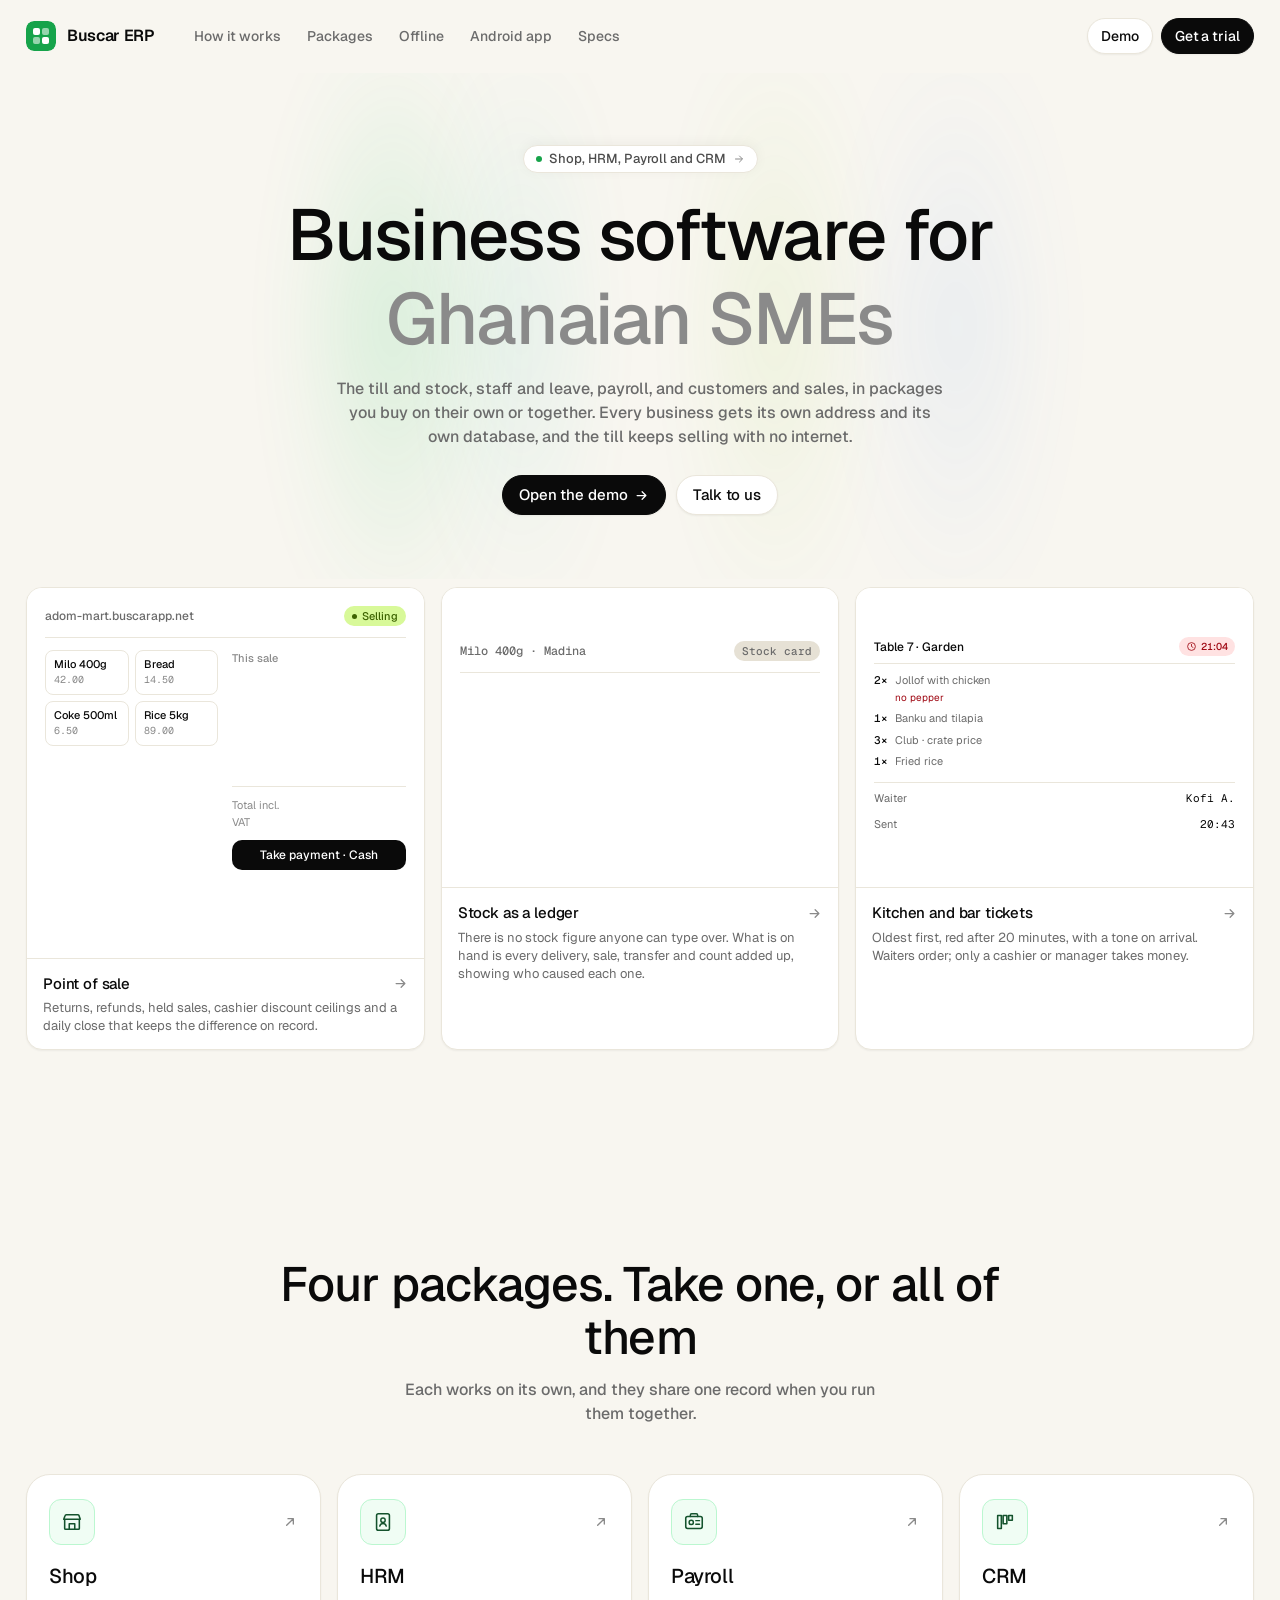
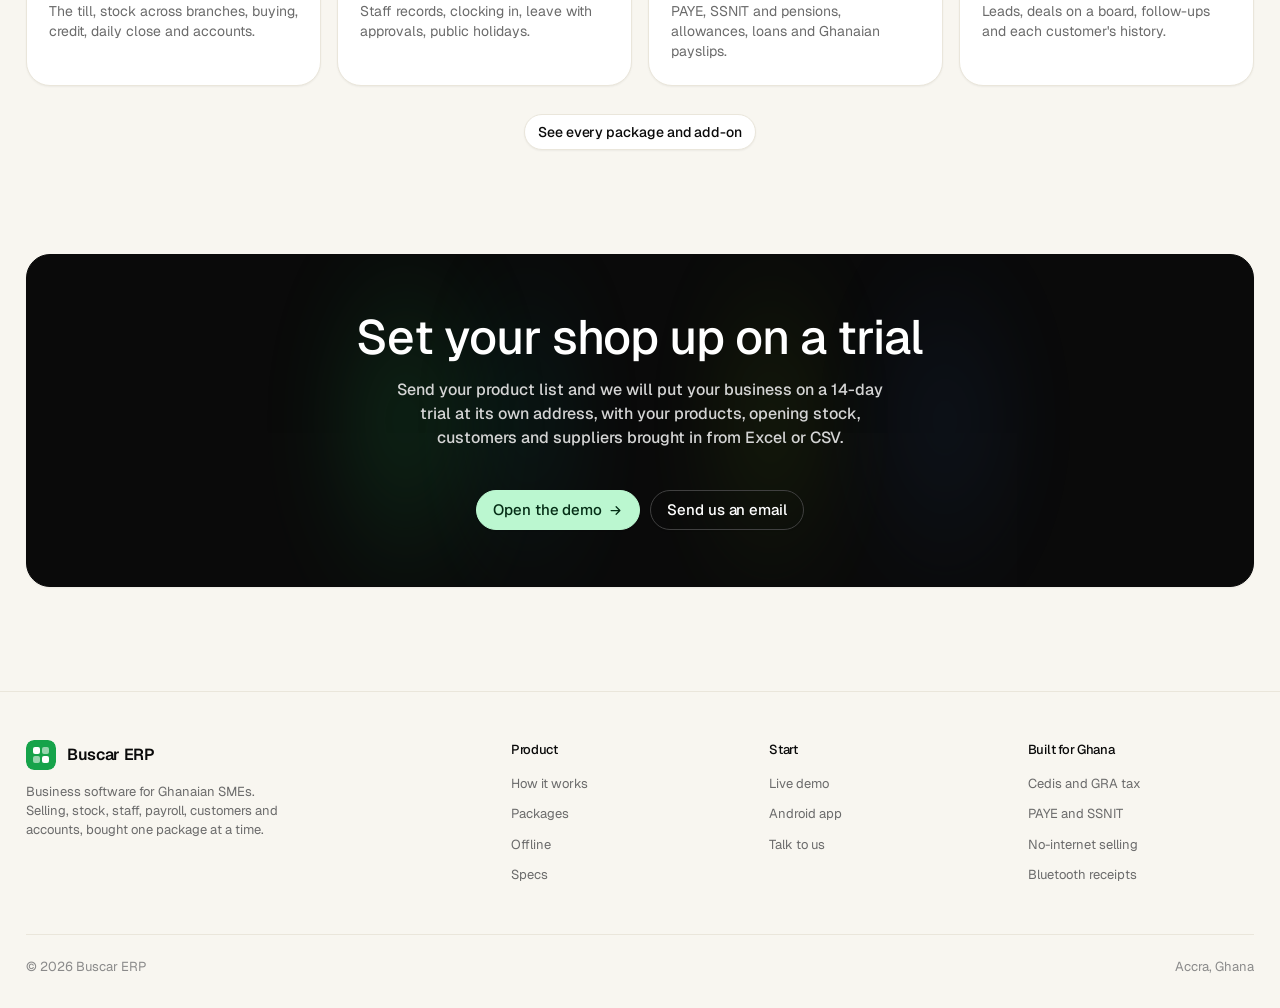
<file: index.html>
<!doctype html>
<html lang="en">
<head>
<meta charset="utf-8">
<meta name="viewport" content="width=device-width,initial-scale=1">
<title>Buscar ERP — business software for Ghanaian SMEs</title>
<meta name="description" content="Buscar ERP is business software for Ghanaian SMEs: Shop, HRM, Payroll and CRM, bought on their own or together. Every business gets its own address and its own database, and the till keeps selling with no internet.">
<meta name="theme-color" content="#ffffff">
<link rel="canonical" href="https://buscarhub.net/">
<meta property="og:type" content="website">
<meta property="og:title" content="Buscar ERP — business software for Ghanaian SMEs">
<meta property="og:description" content="Buscar ERP is business software for Ghanaian SMEs: Shop, HRM, Payroll and CRM, bought on their own or together. Every business gets its own address and its own database, and the till keeps selling with no internet.">
<meta property="og:url" content="https://buscarhub.net/">
<meta name="twitter:card" content="summary_large_image">
<link rel="icon" href="assets/favicon.svg" type="image/svg+xml">
<link rel="preconnect" href="https://fonts.googleapis.com">
<link rel="preconnect" href="https://fonts.gstatic.com" crossorigin>
<link href="https://fonts.googleapis.com/css2?family=Geist:wght@400;500;600&family=Geist+Mono:wght@400;500&display=swap" rel="stylesheet">
<link rel="stylesheet" href="assets/tokens.css">
<link rel="stylesheet" href="assets/styles.css">
<link rel="stylesheet" href="assets/motion.css">
</head>
<body>

<svg width="0" height="0" style="position:absolute" aria-hidden="true" focusable="false"><defs>
<symbol id="i-check" viewBox="0 0 24 24"><path d="M20 6 9 17l-5-5" fill="none" stroke="currentColor" stroke-width="2.5" stroke-linecap="round" stroke-linejoin="round"/></symbol>
<symbol id="i-arw" viewBox="0 0 24 24"><path d="M5 12h13m-5-6 6 6-6 6" fill="none" stroke="currentColor" stroke-width="2" stroke-linecap="round" stroke-linejoin="round"/></symbol>
<symbol id="i-arw-sm" viewBox="0 0 24 24"><path d="M7 17 17 7m0 0H9m8 0v8" fill="none" stroke="currentColor" stroke-width="2" stroke-linecap="round" stroke-linejoin="round"/></symbol>
<symbol id="i-shop" viewBox="0 0 24 24"><path d="M3 9h18l-1.4-4.2A1.5 1.5 0 0 0 18.2 4H5.8a1.5 1.5 0 0 0-1.4 1.1L3 9Zm1 0v10a1 1 0 0 0 1 1h14a1 1 0 0 0 1-1V9M9 20v-6h6v6" fill="none" stroke="currentColor" stroke-width="1.7" stroke-linecap="round" stroke-linejoin="round"/></symbol>
<symbol id="i-box" viewBox="0 0 24 24"><path d="m12 3 8.5 4.6v8.8L12 21l-8.5-4.6V7.6L12 3Z" fill="none" stroke="currentColor" stroke-width="1.7" stroke-linejoin="round"/><path d="M3.5 7.6 12 12m0 0 8.5-4.4M12 12v9" fill="none" stroke="currentColor" stroke-width="1.7" stroke-linejoin="round"/></symbol>
<symbol id="i-book" viewBox="0 0 24 24"><path d="M4 5.5A2.5 2.5 0 0 1 6.5 3H19v15H6.5A2.5 2.5 0 0 0 4 20.5v-15Z" fill="none" stroke="currentColor" stroke-width="1.7" stroke-linejoin="round"/><path d="M4 20.5A2.5 2.5 0 0 1 6.5 18H19v3H6.5A2.5 2.5 0 0 1 4 20.5ZM8.5 7.5h6M8.5 11h4" fill="none" stroke="currentColor" stroke-width="1.7" stroke-linecap="round"/></symbol>
<symbol id="i-users" viewBox="0 0 24 24"><circle cx="9" cy="8" r="3.3" fill="none" stroke="currentColor" stroke-width="1.7"/><path d="M2.8 20a6.2 6.2 0 0 1 12.4 0M16.5 5.2a3.4 3.4 0 0 1 0 6.6M18 20a6.3 6.3 0 0 0-2-4.6" fill="none" stroke="currentColor" stroke-width="1.7" stroke-linecap="round"/></symbol>
<symbol id="i-chart" viewBox="0 0 24 24"><path d="M4 20V4M4 20h16" fill="none" stroke="currentColor" stroke-width="1.7" stroke-linecap="round"/><path d="M8 20v-6M12.5 20V8M17 20v-9" fill="none" stroke="currentColor" stroke-width="2" stroke-linecap="round"/></symbol>
<symbol id="i-msg" viewBox="0 0 24 24"><path d="M21 11.6a7.9 7.9 0 0 1-8.4 7.9 9 9 0 0 1-2.6-.4L5 21l1.2-3.6A7.6 7.6 0 0 1 4 11.6C4 7.2 7.8 4 12.5 4S21 7.2 21 11.6Z" fill="none" stroke="currentColor" stroke-width="1.7" stroke-linejoin="round"/></symbol>
<symbol id="i-invoice" viewBox="0 0 24 24"><path d="M6 3h9l4 4v14H6V3Z" fill="none" stroke="currentColor" stroke-width="1.7" stroke-linejoin="round"/><path d="M14.5 3v4.5H19M9 12h6M9 15.5h6M9 8.5h2.5" fill="none" stroke="currentColor" stroke-width="1.6" stroke-linecap="round"/></symbol>
<symbol id="i-payroll" viewBox="0 0 24 24"><rect x="3" y="6" width="18" height="13" rx="2" fill="none" stroke="currentColor" stroke-width="1.7"/><circle cx="9" cy="12.5" r="2.3" fill="none" stroke="currentColor" stroke-width="1.6"/><path d="M14 10.5h4M14 14.5h4M8 6V4.5A1.5 1.5 0 0 1 9.5 3h5A1.5 1.5 0 0 1 16 4.5V6" fill="none" stroke="currentColor" stroke-width="1.6" stroke-linecap="round"/></symbol>
<symbol id="i-pill" viewBox="0 0 24 24"><rect x="2.5" y="8.6" width="19" height="7" rx="3.5" transform="rotate(-40 12 12)" fill="none" stroke="currentColor" stroke-width="1.7"/><path d="M8.8 15.2 15.2 8.8" stroke="currentColor" stroke-width="1.7"/></symbol>
<symbol id="i-factory" viewBox="0 0 24 24"><path d="M3 20V10l5 3V10l5 3V7l8 4v9H3Z" fill="none" stroke="currentColor" stroke-width="1.7" stroke-linejoin="round"/><path d="M7 20v-3.5M12 20v-3.5M17 20v-3.5" fill="none" stroke="currentColor" stroke-width="1.5" stroke-linecap="round"/></symbol>
<symbol id="i-fork" viewBox="0 0 24 24"><path d="M6 3v6a2.5 2.5 0 0 0 5 0V3M8.5 11v10M17 3c-1.6 1.4-2.2 3-2.2 5.2 0 1.6.6 2.6 1.6 3.3V21" fill="none" stroke="currentColor" stroke-width="1.7" stroke-linecap="round" stroke-linejoin="round"/></symbol>
<symbol id="i-wifi" viewBox="0 0 24 24"><path d="M2.5 8.6a14 14 0 0 1 19 0M6 12.4a9 9 0 0 1 12 0M9.4 16.1a4.2 4.2 0 0 1 5.2 0" fill="none" stroke="currentColor" stroke-width="2" stroke-linecap="round"/><circle cx="12" cy="19.4" r="1.2" fill="currentColor"/></symbol>
<symbol id="i-wifi-off" viewBox="0 0 24 24"><path d="M6 12.4a9 9 0 0 1 5-2.3M9.4 16.1a4.2 4.2 0 0 1 3.6-.6M2.5 8.6A14 14 0 0 1 8 5.3M15 5.5a14 14 0 0 1 6.5 3.1" fill="none" stroke="currentColor" stroke-width="2" stroke-linecap="round"/><path d="M3 3l18 18" stroke="currentColor" stroke-width="2" stroke-linecap="round"/></symbol>
<symbol id="i-clock" viewBox="0 0 24 24"><circle cx="12" cy="12" r="8.5" fill="none" stroke="currentColor" stroke-width="1.8"/><path d="M12 7.4V12l3.2 2" fill="none" stroke="currentColor" stroke-width="1.8" stroke-linecap="round"/></symbol>
<symbol id="i-cloud" viewBox="0 0 24 24"><path d="M7 18a4 4 0 0 1-.4-8A5.5 5.5 0 0 1 17.3 9 3.7 3.7 0 0 1 17 18" fill="none" stroke="currentColor" stroke-width="1.7" stroke-linecap="round" stroke-linejoin="round"/><path d="M12 21v-8m-2.6 2.6L12 13l2.6 2.6" fill="none" stroke="currentColor" stroke-width="1.7" stroke-linecap="round" stroke-linejoin="round"/></symbol>
<symbol id="i-branch" viewBox="0 0 24 24"><circle cx="6.5" cy="5.5" r="2.3" fill="none" stroke="currentColor" stroke-width="1.7"/><circle cx="6.5" cy="18.5" r="2.3" fill="none" stroke="currentColor" stroke-width="1.7"/><circle cx="17.5" cy="12" r="2.3" fill="none" stroke="currentColor" stroke-width="1.7"/><path d="M6.5 7.9v8.2M8.9 6.6c4 .5 6.2 2 6.4 5M8.9 17.4c4-.5 6.2-2 6.4-5" fill="none" stroke="currentColor" stroke-width="1.6" stroke-linecap="round"/></symbol>
<symbol id="i-upload" viewBox="0 0 24 24"><path d="M4 15v3.5A1.5 1.5 0 0 0 5.5 20h13a1.5 1.5 0 0 0 1.5-1.5V15" fill="none" stroke="currentColor" stroke-width="1.7" stroke-linecap="round"/><path d="M12 16V4m-4 4 4-4 4 4" fill="none" stroke="currentColor" stroke-width="1.7" stroke-linecap="round" stroke-linejoin="round"/></symbol>
<symbol id="i-shield" viewBox="0 0 24 24"><path d="M12 3l7.5 2.6v6.2c0 4.3-3 7.6-7.5 9.2-4.5-1.6-7.5-4.9-7.5-9.2V5.6L12 3Z" fill="none" stroke="currentColor" stroke-width="1.7" stroke-linejoin="round"/><path d="m8.8 12 2.3 2.3 4.1-4.3" fill="none" stroke="currentColor" stroke-width="1.8" stroke-linecap="round" stroke-linejoin="round"/></symbol>
<symbol id="i-print" viewBox="0 0 24 24"><path d="M7 9V3.8h10V9M7 17H5a1.5 1.5 0 0 1-1.5-1.5v-5A1.5 1.5 0 0 1 5 9h14a1.5 1.5 0 0 1 1.5 1.5v5A1.5 1.5 0 0 1 19 17h-2" fill="none" stroke="currentColor" stroke-width="1.7" stroke-linecap="round" stroke-linejoin="round"/><rect x="7" y="14" width="10" height="6.3" rx="1" fill="none" stroke="currentColor" stroke-width="1.7"/></symbol>
<symbol id="i-scan" viewBox="0 0 24 24"><path d="M4 8.5V6a2 2 0 0 1 2-2h2.5M15.5 4H18a2 2 0 0 1 2 2v2.5M20 15.5V18a2 2 0 0 1-2 2h-2.5M8.5 20H6a2 2 0 0 1-2-2v-2.5" fill="none" stroke="currentColor" stroke-width="1.8" stroke-linecap="round"/><path d="M4 12h16" stroke="currentColor" stroke-width="1.8" stroke-linecap="round"/></symbol>
<symbol id="i-finger" viewBox="0 0 24 24"><path d="M12 3a8.5 8.5 0 0 0-8.5 8.5M12 3a8.5 8.5 0 0 1 8.5 8.5M12 6.6a5 5 0 0 0-5 5v2.9M12 6.6a5 5 0 0 1 5 5v4.4M12 10.2a1.8 1.8 0 0 0-1.8 1.8v6.5M12 10.2a1.8 1.8 0 0 1 1.8 1.8v7.6" fill="none" stroke="currentColor" stroke-width="1.6" stroke-linecap="round"/></symbol>
<symbol id="i-bell" viewBox="0 0 24 24"><path d="M6 10a6 6 0 0 1 12 0c0 3.4.8 5.2 1.6 6.2.4.5 0 1.3-.7 1.3H5.1c-.7 0-1.1-.8-.7-1.3C5.2 15.2 6 13.4 6 10Z" fill="none" stroke="currentColor" stroke-width="1.7" stroke-linejoin="round"/><path d="M10 20.3a2.2 2.2 0 0 0 4 0" fill="none" stroke="currentColor" stroke-width="1.7" stroke-linecap="round"/></symbol>
<symbol id="i-phone" viewBox="0 0 24 24"><rect x="6" y="2.6" width="12" height="18.8" rx="2.5" fill="none" stroke="currentColor" stroke-width="1.7"/><path d="M10.6 5.2h2.8" stroke="currentColor" stroke-width="1.6" stroke-linecap="round"/><circle cx="12" cy="18.2" r="1" fill="currentColor"/></symbol>
<symbol id="i-code" viewBox="0 0 24 24"><path d="m8.5 8-4.5 4 4.5 4M15.5 8l4.5 4-4.5 4" fill="none" stroke="currentColor" stroke-width="1.8" stroke-linecap="round" stroke-linejoin="round"/></symbol>
<symbol id="i-db" viewBox="0 0 24 24"><ellipse cx="12" cy="6" rx="7.5" ry="3" fill="none" stroke="currentColor" stroke-width="1.7"/><path d="M4.5 6v12c0 1.7 3.4 3 7.5 3s7.5-1.3 7.5-3V6M4.5 12c0 1.7 3.4 3 7.5 3s7.5-1.3 7.5-3" fill="none" stroke="currentColor" stroke-width="1.7"/></symbol>
<symbol id="i-hrm" viewBox="0 0 24 24"><rect x="5" y="3" width="14" height="18" rx="2" fill="none" stroke="currentColor" stroke-width="1.7"/><circle cx="12" cy="10" r="2.4" fill="none" stroke="currentColor" stroke-width="1.6"/><path d="M8.5 16.5a3.6 3.6 0 0 1 7 0" fill="none" stroke="currentColor" stroke-width="1.6" stroke-linecap="round"/></symbol>
<symbol id="i-crm" viewBox="0 0 24 24"><path d="M4 5h4v14H4zM10 5h4v9h-4zM16 5h4v5h-4z" fill="none" stroke="currentColor" stroke-width="1.7" stroke-linejoin="round"/></symbol>
</defs></svg>

<!-- ============ header ============ -->
<header class="hdr" id="hdr">
  <div class="wrap hdr__in">
    <a class="brand" href="index.html">
      <svg class="brand__mark" viewBox="0 0 30 30" aria-hidden="true">
        <rect width="30" height="30" rx="8" fill="#16a34a"/>
        <rect x="7" y="7" width="7" height="7" rx="2" fill="#ffffff"/>
        <rect x="16" y="7" width="7" height="7" rx="2" fill="#ffffff" opacity=".55"/>
        <rect x="7" y="16" width="7" height="7" rx="2" fill="#ffffff" opacity=".55"/>
        <rect x="16" y="16" width="7" height="7" rx="2" fill="#ffffff"/>
      </svg>
      <span class="brand__name">Buscar ERP</span>
    </a>
    <nav class="nav" id="nav" aria-label="Sections">
      <a href="how-it-works.html">How it works</a>
      <a href="packages.html">Packages</a>
      <a href="offline.html">Offline</a>
      <a href="android.html">Android app</a>
      <a href="specs.html">Specs</a>
    </nav>
    <div class="hdr__end">
      <a class="btn btn--hide" href="https://demo.buscarapp.net" target="_blank" rel="noopener">Demo</a>
      <a class="btn btn--dark" href="talk.html">Get a trial</a>
      <button class="burger" id="burger" aria-expanded="false" aria-controls="nav" aria-label="Menu"><i></i><i></i><i></i></button>
    </div>
  </div>
</header>

<main id="top">

<!-- ============ hero ============ -->
<section class="hero">
  <div class="prism" aria-hidden="true"><i></i><i></i><i></i><i></i></div>
  <div class="wrap hero__in">
    <a class="pill rv" href="packages.html"><span class="pill__dot"></span>Shop, HRM, Payroll and CRM<svg class="arw" width="12" height="12" aria-hidden="true"><use href="#i-arw"/></svg></a>
    <h1 class="t-hero rv rv-d1">Business software for <span class="t-dim">Ghanaian SMEs</span></h1>
    <p class="t-lead rv rv-d2">
      The till and stock, staff and leave, payroll, and customers and sales, in packages you buy
      on their own or together. Every business gets its own address and its own database, and
      the till keeps selling with no internet.
    </p>
    <div class="hero__cta rv rv-d3">
      <a class="btn btn--dark btn--lg" href="https://demo.buscarapp.net" target="_blank" rel="noopener">
        Open the demo <svg class="arw" width="15" height="15" aria-hidden="true"><use href="#i-arw"/></svg>
      </a>
      <a class="btn btn--lg" href="talk.html">Talk to us</a>
    </div>
  </div>
</section>

<!-- ============ widget gallery ============ -->
<section class="sec" style="padding-top:8px">
  <div class="wrap">
    <div class="grid-3">

      <!-- till -->
      <article class="card rv">
        <div class="card__vis" style="min-height:300px">
          <div class="till" role="img" aria-label="The till: three items are tapped, the total steps from 0 to GH 63.00, payment is taken, and the sale writes a stock movement, a journal entry and an SMS receipt.">
            <div class="till__top">
              <span class="who">adom-mart.buscarapp.net</span>
              <span class="tag"><i></i>Selling</span>
            </div>
            <div class="till__body">
              <div class="tiles">
                <div class="tile"><em>Milo 400g</em><i>42.00</i><span class="tap"></span></div>
                <div class="tile"><em>Bread</em><i>14.50</i><span class="tap"></span></div>
                <div class="tile"><em>Coke 500ml</em><i>6.50</i><span class="tap"></span></div>
                <div class="tile"><em>Rice 5kg</em><i>89.00</i></div>
              </div>
              <div class="basket">
                <div class="hd">This sale</div>
                <div class="lines">
                  <div class="ln"><span class="q">1&times;</span><em>Milo 400g</em><span class="p">42.00</span></div>
                  <div class="ln"><span class="q">1&times;</span><em>Bread</em><span class="p">14.50</span></div>
                  <div class="ln"><span class="q">1&times;</span><em>Coke</em><span class="p">6.50</span></div>
                </div>
                <div class="sum">
                  <span class="lbl">Total incl. VAT</span>
                  <span class="amt"><b>0.00</b><b>42.00</b><b>56.50</b><b>63.00</b></span>
                </div>
                <div class="payb">Take payment &middot; Cash</div>
                <div class="wrote">
                  <div><svg width="12" height="12" aria-hidden="true"><use href="#i-check"/></svg> 3 stock movements</div>
                  <div><svg width="12" height="12" aria-hidden="true"><use href="#i-check"/></svg> Journal posted, balanced</div>
                  <div><svg width="12" height="12" aria-hidden="true"><use href="#i-check"/></svg> Receipt texted</div>
                </div>
              </div>
            </div>
          </div>
        </div>
        <div class="card__foot">
          <div class="row"><h3>Point of sale</h3><svg width="15" height="15" aria-hidden="true"><use href="#i-arw"/></svg></div>
          <p>Returns, refunds, held sales, cashier discount ceilings and a daily close that keeps the difference on record.</p>
        </div>
      </article>

      <!-- stock card -->
      <article class="card rv rv-d1">
        <div class="card__vis" style="min-height:300px">
          <div class="stockcard" role="img" aria-label="A stock card for Milo 400g: a delivery of 48, a sale of 2, a transfer of 12 out, a count short by 1, leaving 33 on hand.">
            <div class="till__top"><span class="who">Milo 400g &middot; Madina</span><span class="tag" style="background:var(--bg-tertiary);color:var(--text-secondary)">Stock card</span></div>
            <div class="r"><span>Delivery &middot; INV-8841</span><span class="d pos">+48</span><span class="bal">48</span></div>
            <div class="r"><span>Sale &middot; #1039</span><span class="d neg">&minus;2</span><span class="bal">46</span></div>
            <div class="r"><span>Transfer to Kasoa</span><span class="d neg">&minus;12</span><span class="bal">34</span></div>
            <div class="r"><span>Count &middot; shelf short</span><span class="d neg">&minus;1</span><span class="bal">33</span></div>
            <div class="r tot"><span>On hand</span><span class="d"></span><span class="bal">33</span></div>
          </div>
        </div>
        <div class="card__foot">
          <div class="row"><h3>Stock as a ledger</h3><svg width="15" height="15" aria-hidden="true"><use href="#i-arw"/></svg></div>
          <p>There is no stock figure anyone can type over. What is on hand is every delivery, sale, transfer and count added up, showing who caused each one.</p>
        </div>
      </article>

      <!-- kitchen ticket -->
      <article class="card rv rv-d2">
        <div class="card__vis" style="min-height:300px">
          <div class="ticket">
            <div class="th"><b>Table 7 &middot; Garden</b><span class="clock"><svg width="11" height="11" aria-hidden="true"><use href="#i-clock"/></svg>21:04</span></div>
            <ul>
              <li><b>2&times;</b><span>Jollof with chicken<br><span class="note">no pepper</span></span></li>
              <li><b>1&times;</b><span>Banku and tilapia</span></li>
              <li><b>3&times;</b><span>Club &middot; crate price</span></li>
              <li><b>1&times;</b><span>Fried rice</span></li>
            </ul>
            <div class="payslip" style="margin-top:12px">
              <div class="pr sub"><span>Waiter</span><span>Kofi A.</span></div>
              <div class="pr"><span>Sent</span><span>20:43</span></div>
            </div>
          </div>
        </div>
        <div class="card__foot">
          <div class="row"><h3>Kitchen and bar tickets</h3><svg width="15" height="15" aria-hidden="true"><use href="#i-arw"/></svg></div>
          <p>Oldest first, red after 20 minutes, with a tone on arrival. Waiters order; only a cashier or manager takes money.</p>
        </div>
      </article>

    </div>
  </div>
</section>

<!-- ============ packages strip ============ -->
<section class="sec" id="packages">
  <div class="wrap">
    <div class="sec__head">
      <h2 class="t-sec rv">Four packages. Take one, or all of them</h2>
      <p class="t-lead rv rv-d1">Each works on its own, and they share one record when you run them together.</p>
    </div>
    <div class="grid-4">
      <a class="fam fam--link rv rv-d1" href="packages.html">
        <div class="fam__top"><span class="fam__ico"><svg width="22" height="22" aria-hidden="true"><use href="#i-shop"/></svg></span><svg class="go" width="16" height="16" aria-hidden="true"><use href="#i-arw-sm"/></svg></div>
        <h3>Shop</h3>
        <p class="fam__who">The till, stock across branches, buying, credit, daily close and accounts.</p>
      </a>
      <a class="fam fam--link rv rv-d2" href="packages.html">
        <div class="fam__top"><span class="fam__ico"><svg width="22" height="22" aria-hidden="true"><use href="#i-hrm"/></svg></span><svg class="go" width="16" height="16" aria-hidden="true"><use href="#i-arw-sm"/></svg></div>
        <h3>HRM</h3>
        <p class="fam__who">Staff records, clocking in, leave with approvals, public holidays.</p>
      </a>
      <a class="fam fam--link rv rv-d3" href="packages.html">
        <div class="fam__top"><span class="fam__ico"><svg width="22" height="22" aria-hidden="true"><use href="#i-payroll"/></svg></span><svg class="go" width="16" height="16" aria-hidden="true"><use href="#i-arw-sm"/></svg></div>
        <h3>Payroll</h3>
        <p class="fam__who">PAYE, SSNIT and pensions, allowances, loans and Ghanaian payslips.</p>
      </a>
      <a class="fam fam--link rv rv-d4" href="packages.html">
        <div class="fam__top"><span class="fam__ico"><svg width="22" height="22" aria-hidden="true"><use href="#i-crm"/></svg></span><svg class="go" width="16" height="16" aria-hidden="true"><use href="#i-arw-sm"/></svg></div>
        <h3>CRM</h3>
        <p class="fam__who">Leads, deals on a board, follow-ups and each customer's history.</p>
      </a>
    </div>
    <div class="sec__cta rv" style="margin-top:28px"><a class="btn" href="packages.html">See every package and add-on</a></div>
  </div>
</section>

<!-- ============ cta ============ -->
<section class="sec sec--tight" id="talk" style="padding-top:0">
  <div class="wrap">
    <div class="cta cta--dark rv">
      <div class="prism" aria-hidden="true"><i></i><i></i><i></i><i></i></div>
      <div class="cta__in">
        <h2 class="t-sec">Set your shop up on a trial</h2>
        <p class="t-lead">
          Send your product list and we will put your business on a 14-day trial at its own
          address, with your products, opening stock, customers and suppliers brought in from
          Excel or CSV.
        </p>
        <div class="hero__cta">
          <a class="btn btn--lime btn--lg" href="https://demo.buscarapp.net" target="_blank" rel="noopener">
            Open the demo <svg class="arw" width="15" height="15" aria-hidden="true"><use href="#i-arw"/></svg>
          </a>
          <!-- WhatsApp: put the business number in international form with no +, spaces or
               dashes (for example 233244123456) and delete this comment to turn the button on.
          <a class="btn btn--lg" href="https://wa.me/233XXXXXXXXX" target="_blank" rel="noopener">Chat on WhatsApp</a>
          -->
          <a class="btn btn--lg" href="mailto:hello@buscarhub.net?subject=Buscar%20ERP">Send us an email</a>
        </div>
      </div>
    </div>
  </div>
</section>

</main>

<!-- ============ footer ============ -->
<footer class="ft">
  <div class="wrap">
    <div class="ft__grid">
      <div>
        <a class="brand" href="index.html">
          <svg class="brand__mark" viewBox="0 0 30 30" aria-hidden="true">
            <rect width="30" height="30" rx="8" fill="#16a34a"/>
            <rect x="7" y="7" width="7" height="7" rx="2" fill="#ffffff"/>
            <rect x="16" y="7" width="7" height="7" rx="2" fill="#ffffff" opacity=".55"/>
            <rect x="7" y="16" width="7" height="7" rx="2" fill="#ffffff" opacity=".55"/>
            <rect x="16" y="16" width="7" height="7" rx="2" fill="#ffffff"/>
          </svg>
          <span class="brand__name">Buscar ERP</span>
        </a>
        <p>Business software for Ghanaian SMEs. Selling, stock, staff, payroll, customers and accounts, bought one package at a time.</p>
      </div>
      <div>
        <h4>Product</h4>
        <ul>
          <li><a href="how-it-works.html">How it works</a></li>
          <li><a href="packages.html">Packages</a></li>
          <li><a href="offline.html">Offline</a></li>
          <li><a href="specs.html">Specs</a></li>
        </ul>
      </div>
      <div>
        <h4>Start</h4>
        <ul>
          <li><a href="https://demo.buscarapp.net" target="_blank" rel="noopener">Live demo</a></li>
          <li><a href="android.html">Android app</a></li>
          <li><a href="talk.html">Talk to us</a></li>
        </ul>
      </div>
      <div>
        <h4>Built for Ghana</h4>
        <ul>
          <li><a href="specs.html">Cedis and GRA tax</a></li>
          <li><a href="packages.html">PAYE and SSNIT</a></li>
          <li><a href="offline.html">No-internet selling</a></li>
          <li><a href="android.html">Bluetooth receipts</a></li>
        </ul>
      </div>
    </div>
    <div class="ft__btm">
      <span>&copy; <span id="yr">2026</span> Buscar ERP</span>
      <span>Accra, Ghana</span>
    </div>
  </div>
</footer>

<script src="assets/app.js" defer></script>
</body>
</html>
</file>
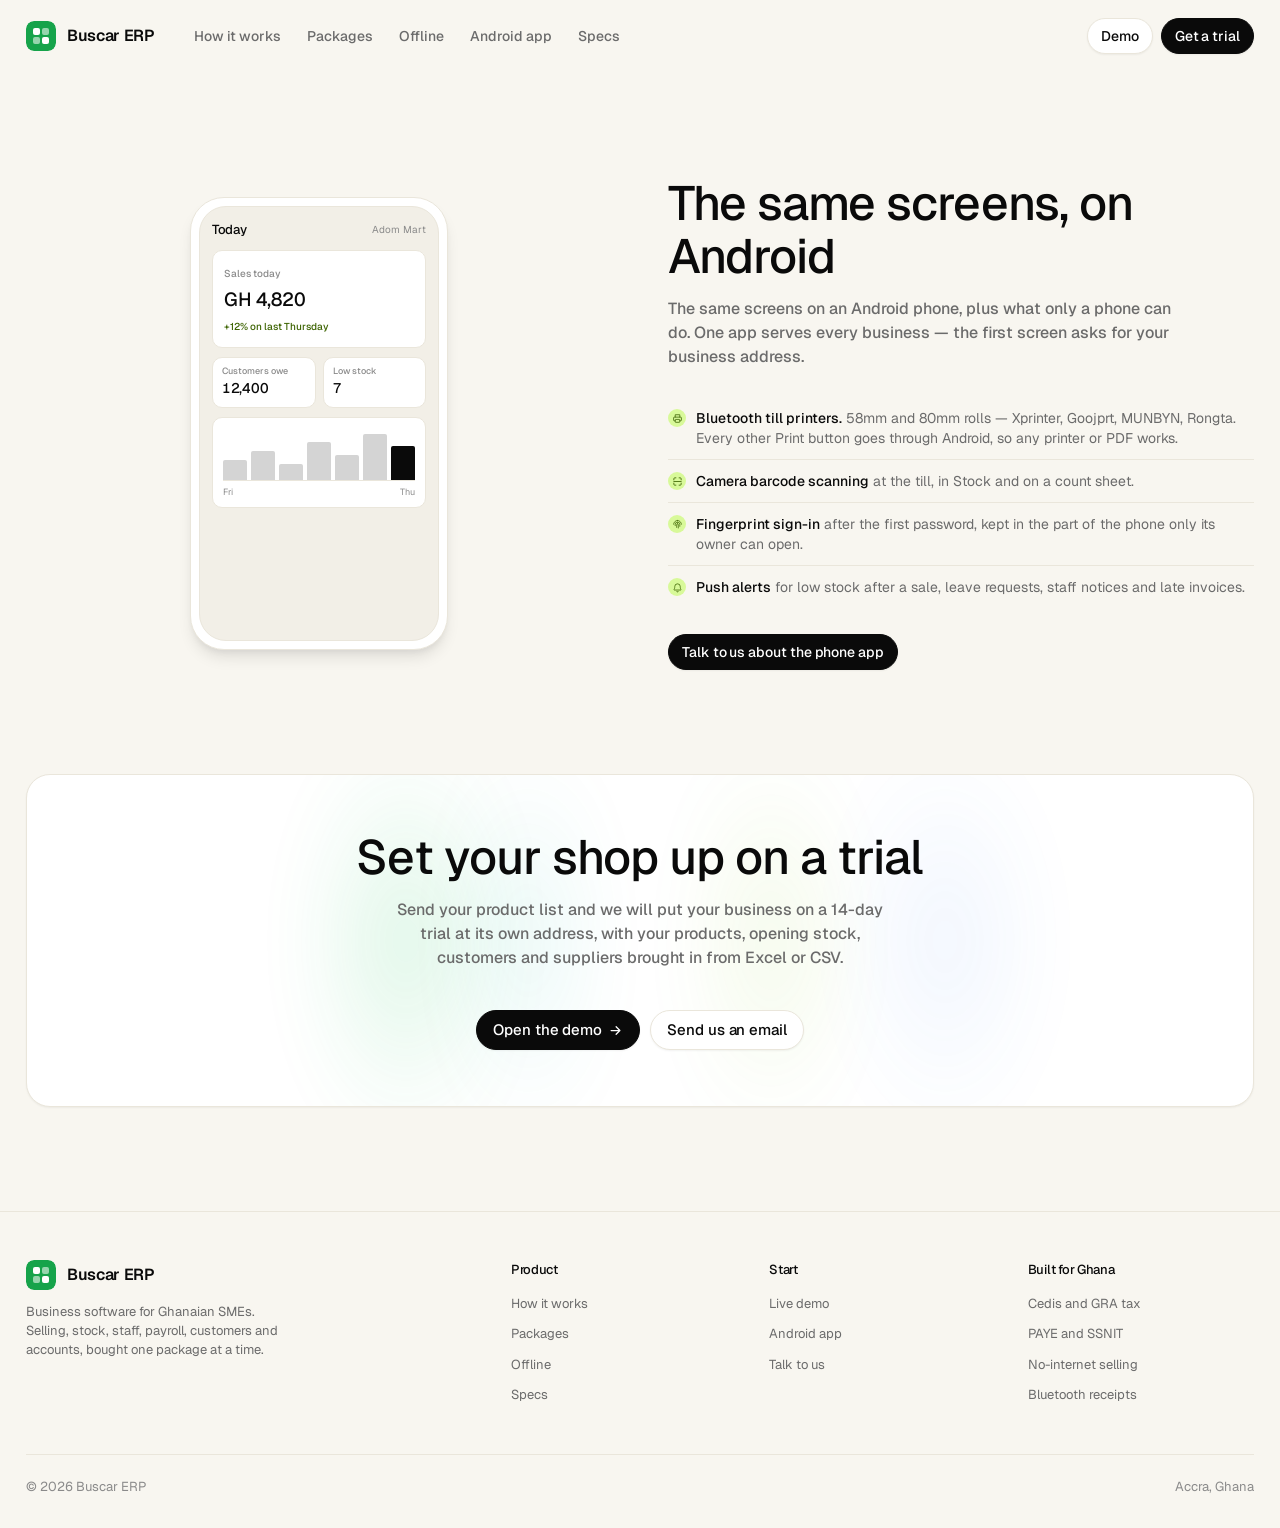
<file: android.html>
<!doctype html>
<html lang="en">
<head>
<meta charset="utf-8">
<meta name="viewport" content="width=device-width,initial-scale=1">
<title>The Android app — Buscar ERP</title>
<meta name="description" content="The same screens on an Android phone, with Bluetooth till printers, camera barcode scanning, fingerprint sign-in and alerts.">
<meta name="theme-color" content="#ffffff">
<link rel="canonical" href="https://buscarhub.net/android.html">
<meta property="og:type" content="website">
<meta property="og:title" content="The Android app — Buscar ERP">
<meta property="og:description" content="The same screens on an Android phone, with Bluetooth till printers, camera barcode scanning, fingerprint sign-in and alerts.">
<meta property="og:url" content="https://buscarhub.net/android.html">
<meta name="twitter:card" content="summary_large_image">
<link rel="icon" href="assets/favicon.svg" type="image/svg+xml">
<link rel="preconnect" href="https://fonts.googleapis.com">
<link rel="preconnect" href="https://fonts.gstatic.com" crossorigin>
<link href="https://fonts.googleapis.com/css2?family=Geist:wght@400;500;600&family=Geist+Mono:wght@400;500&display=swap" rel="stylesheet">
<link rel="stylesheet" href="assets/tokens.css">
<link rel="stylesheet" href="assets/styles.css">
<link rel="stylesheet" href="assets/motion.css">
</head>
<body>

<svg width="0" height="0" style="position:absolute" aria-hidden="true" focusable="false"><defs>
<symbol id="i-check" viewBox="0 0 24 24"><path d="M20 6 9 17l-5-5" fill="none" stroke="currentColor" stroke-width="2.5" stroke-linecap="round" stroke-linejoin="round"/></symbol>
<symbol id="i-arw" viewBox="0 0 24 24"><path d="M5 12h13m-5-6 6 6-6 6" fill="none" stroke="currentColor" stroke-width="2" stroke-linecap="round" stroke-linejoin="round"/></symbol>
<symbol id="i-arw-sm" viewBox="0 0 24 24"><path d="M7 17 17 7m0 0H9m8 0v8" fill="none" stroke="currentColor" stroke-width="2" stroke-linecap="round" stroke-linejoin="round"/></symbol>
<symbol id="i-shop" viewBox="0 0 24 24"><path d="M3 9h18l-1.4-4.2A1.5 1.5 0 0 0 18.2 4H5.8a1.5 1.5 0 0 0-1.4 1.1L3 9Zm1 0v10a1 1 0 0 0 1 1h14a1 1 0 0 0 1-1V9M9 20v-6h6v6" fill="none" stroke="currentColor" stroke-width="1.7" stroke-linecap="round" stroke-linejoin="round"/></symbol>
<symbol id="i-box" viewBox="0 0 24 24"><path d="m12 3 8.5 4.6v8.8L12 21l-8.5-4.6V7.6L12 3Z" fill="none" stroke="currentColor" stroke-width="1.7" stroke-linejoin="round"/><path d="M3.5 7.6 12 12m0 0 8.5-4.4M12 12v9" fill="none" stroke="currentColor" stroke-width="1.7" stroke-linejoin="round"/></symbol>
<symbol id="i-book" viewBox="0 0 24 24"><path d="M4 5.5A2.5 2.5 0 0 1 6.5 3H19v15H6.5A2.5 2.5 0 0 0 4 20.5v-15Z" fill="none" stroke="currentColor" stroke-width="1.7" stroke-linejoin="round"/><path d="M4 20.5A2.5 2.5 0 0 1 6.5 18H19v3H6.5A2.5 2.5 0 0 1 4 20.5ZM8.5 7.5h6M8.5 11h4" fill="none" stroke="currentColor" stroke-width="1.7" stroke-linecap="round"/></symbol>
<symbol id="i-users" viewBox="0 0 24 24"><circle cx="9" cy="8" r="3.3" fill="none" stroke="currentColor" stroke-width="1.7"/><path d="M2.8 20a6.2 6.2 0 0 1 12.4 0M16.5 5.2a3.4 3.4 0 0 1 0 6.6M18 20a6.3 6.3 0 0 0-2-4.6" fill="none" stroke="currentColor" stroke-width="1.7" stroke-linecap="round"/></symbol>
<symbol id="i-chart" viewBox="0 0 24 24"><path d="M4 20V4M4 20h16" fill="none" stroke="currentColor" stroke-width="1.7" stroke-linecap="round"/><path d="M8 20v-6M12.5 20V8M17 20v-9" fill="none" stroke="currentColor" stroke-width="2" stroke-linecap="round"/></symbol>
<symbol id="i-msg" viewBox="0 0 24 24"><path d="M21 11.6a7.9 7.9 0 0 1-8.4 7.9 9 9 0 0 1-2.6-.4L5 21l1.2-3.6A7.6 7.6 0 0 1 4 11.6C4 7.2 7.8 4 12.5 4S21 7.2 21 11.6Z" fill="none" stroke="currentColor" stroke-width="1.7" stroke-linejoin="round"/></symbol>
<symbol id="i-invoice" viewBox="0 0 24 24"><path d="M6 3h9l4 4v14H6V3Z" fill="none" stroke="currentColor" stroke-width="1.7" stroke-linejoin="round"/><path d="M14.5 3v4.5H19M9 12h6M9 15.5h6M9 8.5h2.5" fill="none" stroke="currentColor" stroke-width="1.6" stroke-linecap="round"/></symbol>
<symbol id="i-payroll" viewBox="0 0 24 24"><rect x="3" y="6" width="18" height="13" rx="2" fill="none" stroke="currentColor" stroke-width="1.7"/><circle cx="9" cy="12.5" r="2.3" fill="none" stroke="currentColor" stroke-width="1.6"/><path d="M14 10.5h4M14 14.5h4M8 6V4.5A1.5 1.5 0 0 1 9.5 3h5A1.5 1.5 0 0 1 16 4.5V6" fill="none" stroke="currentColor" stroke-width="1.6" stroke-linecap="round"/></symbol>
<symbol id="i-pill" viewBox="0 0 24 24"><rect x="2.5" y="8.6" width="19" height="7" rx="3.5" transform="rotate(-40 12 12)" fill="none" stroke="currentColor" stroke-width="1.7"/><path d="M8.8 15.2 15.2 8.8" stroke="currentColor" stroke-width="1.7"/></symbol>
<symbol id="i-factory" viewBox="0 0 24 24"><path d="M3 20V10l5 3V10l5 3V7l8 4v9H3Z" fill="none" stroke="currentColor" stroke-width="1.7" stroke-linejoin="round"/><path d="M7 20v-3.5M12 20v-3.5M17 20v-3.5" fill="none" stroke="currentColor" stroke-width="1.5" stroke-linecap="round"/></symbol>
<symbol id="i-fork" viewBox="0 0 24 24"><path d="M6 3v6a2.5 2.5 0 0 0 5 0V3M8.5 11v10M17 3c-1.6 1.4-2.2 3-2.2 5.2 0 1.6.6 2.6 1.6 3.3V21" fill="none" stroke="currentColor" stroke-width="1.7" stroke-linecap="round" stroke-linejoin="round"/></symbol>
<symbol id="i-wifi" viewBox="0 0 24 24"><path d="M2.5 8.6a14 14 0 0 1 19 0M6 12.4a9 9 0 0 1 12 0M9.4 16.1a4.2 4.2 0 0 1 5.2 0" fill="none" stroke="currentColor" stroke-width="2" stroke-linecap="round"/><circle cx="12" cy="19.4" r="1.2" fill="currentColor"/></symbol>
<symbol id="i-wifi-off" viewBox="0 0 24 24"><path d="M6 12.4a9 9 0 0 1 5-2.3M9.4 16.1a4.2 4.2 0 0 1 3.6-.6M2.5 8.6A14 14 0 0 1 8 5.3M15 5.5a14 14 0 0 1 6.5 3.1" fill="none" stroke="currentColor" stroke-width="2" stroke-linecap="round"/><path d="M3 3l18 18" stroke="currentColor" stroke-width="2" stroke-linecap="round"/></symbol>
<symbol id="i-clock" viewBox="0 0 24 24"><circle cx="12" cy="12" r="8.5" fill="none" stroke="currentColor" stroke-width="1.8"/><path d="M12 7.4V12l3.2 2" fill="none" stroke="currentColor" stroke-width="1.8" stroke-linecap="round"/></symbol>
<symbol id="i-cloud" viewBox="0 0 24 24"><path d="M7 18a4 4 0 0 1-.4-8A5.5 5.5 0 0 1 17.3 9 3.7 3.7 0 0 1 17 18" fill="none" stroke="currentColor" stroke-width="1.7" stroke-linecap="round" stroke-linejoin="round"/><path d="M12 21v-8m-2.6 2.6L12 13l2.6 2.6" fill="none" stroke="currentColor" stroke-width="1.7" stroke-linecap="round" stroke-linejoin="round"/></symbol>
<symbol id="i-branch" viewBox="0 0 24 24"><circle cx="6.5" cy="5.5" r="2.3" fill="none" stroke="currentColor" stroke-width="1.7"/><circle cx="6.5" cy="18.5" r="2.3" fill="none" stroke="currentColor" stroke-width="1.7"/><circle cx="17.5" cy="12" r="2.3" fill="none" stroke="currentColor" stroke-width="1.7"/><path d="M6.5 7.9v8.2M8.9 6.6c4 .5 6.2 2 6.4 5M8.9 17.4c4-.5 6.2-2 6.4-5" fill="none" stroke="currentColor" stroke-width="1.6" stroke-linecap="round"/></symbol>
<symbol id="i-upload" viewBox="0 0 24 24"><path d="M4 15v3.5A1.5 1.5 0 0 0 5.5 20h13a1.5 1.5 0 0 0 1.5-1.5V15" fill="none" stroke="currentColor" stroke-width="1.7" stroke-linecap="round"/><path d="M12 16V4m-4 4 4-4 4 4" fill="none" stroke="currentColor" stroke-width="1.7" stroke-linecap="round" stroke-linejoin="round"/></symbol>
<symbol id="i-shield" viewBox="0 0 24 24"><path d="M12 3l7.5 2.6v6.2c0 4.3-3 7.6-7.5 9.2-4.5-1.6-7.5-4.9-7.5-9.2V5.6L12 3Z" fill="none" stroke="currentColor" stroke-width="1.7" stroke-linejoin="round"/><path d="m8.8 12 2.3 2.3 4.1-4.3" fill="none" stroke="currentColor" stroke-width="1.8" stroke-linecap="round" stroke-linejoin="round"/></symbol>
<symbol id="i-print" viewBox="0 0 24 24"><path d="M7 9V3.8h10V9M7 17H5a1.5 1.5 0 0 1-1.5-1.5v-5A1.5 1.5 0 0 1 5 9h14a1.5 1.5 0 0 1 1.5 1.5v5A1.5 1.5 0 0 1 19 17h-2" fill="none" stroke="currentColor" stroke-width="1.7" stroke-linecap="round" stroke-linejoin="round"/><rect x="7" y="14" width="10" height="6.3" rx="1" fill="none" stroke="currentColor" stroke-width="1.7"/></symbol>
<symbol id="i-scan" viewBox="0 0 24 24"><path d="M4 8.5V6a2 2 0 0 1 2-2h2.5M15.5 4H18a2 2 0 0 1 2 2v2.5M20 15.5V18a2 2 0 0 1-2 2h-2.5M8.5 20H6a2 2 0 0 1-2-2v-2.5" fill="none" stroke="currentColor" stroke-width="1.8" stroke-linecap="round"/><path d="M4 12h16" stroke="currentColor" stroke-width="1.8" stroke-linecap="round"/></symbol>
<symbol id="i-finger" viewBox="0 0 24 24"><path d="M12 3a8.5 8.5 0 0 0-8.5 8.5M12 3a8.5 8.5 0 0 1 8.5 8.5M12 6.6a5 5 0 0 0-5 5v2.9M12 6.6a5 5 0 0 1 5 5v4.4M12 10.2a1.8 1.8 0 0 0-1.8 1.8v6.5M12 10.2a1.8 1.8 0 0 1 1.8 1.8v7.6" fill="none" stroke="currentColor" stroke-width="1.6" stroke-linecap="round"/></symbol>
<symbol id="i-bell" viewBox="0 0 24 24"><path d="M6 10a6 6 0 0 1 12 0c0 3.4.8 5.2 1.6 6.2.4.5 0 1.3-.7 1.3H5.1c-.7 0-1.1-.8-.7-1.3C5.2 15.2 6 13.4 6 10Z" fill="none" stroke="currentColor" stroke-width="1.7" stroke-linejoin="round"/><path d="M10 20.3a2.2 2.2 0 0 0 4 0" fill="none" stroke="currentColor" stroke-width="1.7" stroke-linecap="round"/></symbol>
<symbol id="i-phone" viewBox="0 0 24 24"><rect x="6" y="2.6" width="12" height="18.8" rx="2.5" fill="none" stroke="currentColor" stroke-width="1.7"/><path d="M10.6 5.2h2.8" stroke="currentColor" stroke-width="1.6" stroke-linecap="round"/><circle cx="12" cy="18.2" r="1" fill="currentColor"/></symbol>
<symbol id="i-code" viewBox="0 0 24 24"><path d="m8.5 8-4.5 4 4.5 4M15.5 8l4.5 4-4.5 4" fill="none" stroke="currentColor" stroke-width="1.8" stroke-linecap="round" stroke-linejoin="round"/></symbol>
<symbol id="i-db" viewBox="0 0 24 24"><ellipse cx="12" cy="6" rx="7.5" ry="3" fill="none" stroke="currentColor" stroke-width="1.7"/><path d="M4.5 6v12c0 1.7 3.4 3 7.5 3s7.5-1.3 7.5-3V6M4.5 12c0 1.7 3.4 3 7.5 3s7.5-1.3 7.5-3" fill="none" stroke="currentColor" stroke-width="1.7"/></symbol>
</defs></svg>

<!-- ============ header ============ -->
<header class="hdr" id="hdr">
  <div class="wrap hdr__in">
    <a class="brand" href="index.html">
      <svg class="brand__mark" viewBox="0 0 30 30" aria-hidden="true">
        <rect width="30" height="30" rx="8" fill="#16a34a"/>
        <rect x="7" y="7" width="7" height="7" rx="2" fill="#ffffff"/>
        <rect x="16" y="7" width="7" height="7" rx="2" fill="#ffffff" opacity=".55"/>
        <rect x="7" y="16" width="7" height="7" rx="2" fill="#ffffff" opacity=".55"/>
        <rect x="16" y="16" width="7" height="7" rx="2" fill="#ffffff"/>
      </svg>
      <span class="brand__name">Buscar ERP</span>
    </a>
    <nav class="nav" id="nav" aria-label="Sections">
      <a href="how-it-works.html">How it works</a>
      <a href="packages.html">Packages</a>
      <a href="offline.html">Offline</a>
      <a href="android.html" aria-current="page">Android app</a>
      <a href="specs.html">Specs</a>
    </nav>
    <div class="hdr__end">
      <a class="btn btn--hide" href="https://demo.buscarapp.net" target="_blank" rel="noopener">Demo</a>
      <a class="btn btn--dark" href="talk.html">Get a trial</a>
      <button class="burger" id="burger" aria-expanded="false" aria-controls="nav" aria-label="Menu"><i></i><i></i><i></i></button>
    </div>
  </div>
</header>

<main id="top">

<!-- ============ android app ============ -->
<section class="sec" id="app">
  <div class="wrap split">
    <div class="phone-wrap rv">
      <div class="phone">
        <div class="phone__scr">
          <div class="pscr" role="img" aria-label="The Android app: sales today, customers owing, low stock, a week of sales and two alerts.">
            <div class="pscr__top"><b>Today</b><i>Adom Mart</i></div>
            <div class="pbox">
              <span class="lbl">Sales today</span>
              <span class="big">GH 4,820</span>
              <span class="delta">+12% on last Thursday</span>
            </div>
            <div class="ptwo">
              <div><span class="lbl">Customers owe</span><b>12,400</b></div>
              <div><span class="lbl">Low stock</span><b>7</b></div>
            </div>
            <div class="pchart">
              <div class="bars" aria-hidden="true"><i></i><i></i><i></i><i></i><i></i><i></i><i></i></div>
              <div class="blabels" aria-hidden="true"><span>Fri</span><span>Thu</span></div>
            </div>
            <div class="ptoast ptoast--1">
              <svg width="14" height="14" aria-hidden="true"><use href="#i-bell"/></svg>
              <span><b>Milo 400g is low</b>4 left at Madina, sells 9 a day</span>
            </div>
            <div class="ptoast ptoast--2">
              <svg width="14" height="14" aria-hidden="true"><use href="#i-invoice"/></svg>
              <span><b>INV-0231 overdue</b>Kweku Mensah &middot; GH 1,450</span>
            </div>
          </div>
        </div>
      </div>
    </div>

    <div>
      <div class="sec__head sec__head--left" style="margin-bottom:28px">
        <h2 class="t-sec rv rv-d1">The same screens, on Android</h2>
        <p class="t-lead rv rv-d2">
          The same screens on an Android phone, plus what only a phone can do. One app serves
          every business — the first screen asks for your business address.
        </p>
      </div>
      <ul class="checks rv rv-d3" style="margin-bottom:26px">
        <li><span class="ck"><svg width="11" height="11" aria-hidden="true"><use href="#i-print"/></svg></span><span><b>Bluetooth till printers.</b> 58mm and 80mm rolls — Xprinter, Goojprt, MUNBYN, Rongta. Every other Print button goes through Android, so any printer or PDF works.</span></li>
        <li><span class="ck"><svg width="11" height="11" aria-hidden="true"><use href="#i-scan"/></svg></span><span><b>Camera barcode scanning</b> at the till, in Stock and on a count sheet.</span></li>
        <li><span class="ck"><svg width="11" height="11" aria-hidden="true"><use href="#i-finger"/></svg></span><span><b>Fingerprint sign-in</b> after the first password, kept in the part of the phone only its owner can open.</span></li>
        <li><span class="ck"><svg width="11" height="11" aria-hidden="true"><use href="#i-bell"/></svg></span><span><b>Push alerts</b> for low stock after a sale, leave requests, staff notices and late invoices.</span></li>
      </ul>
      <a class="btn btn--dark rv rv-d4" href="talk.html">Talk to us about the phone app</a>
    </div>
  </div>
</section>

<!-- ============ cta ============ -->
<section class="sec sec--tight" id="talk" style="padding-top:0">
  <div class="wrap">
    <div class="cta rv">
      <div class="prism" aria-hidden="true"><i></i><i></i><i></i><i></i></div>
      <div class="cta__in">
        <h2 class="t-sec">Set your shop up on a trial</h2>
        <p class="t-lead">
          Send your product list and we will put your business on a 14-day trial at its own
          address, with your products, opening stock, customers and suppliers brought in from
          Excel or CSV.
        </p>
        <div class="hero__cta">
          <a class="btn btn--dark btn--lg" href="https://demo.buscarapp.net" target="_blank" rel="noopener">
            Open the demo <svg class="arw" width="15" height="15" aria-hidden="true"><use href="#i-arw"/></svg>
          </a>
          <!-- WhatsApp: put the business number in international form with no +, spaces or
               dashes (for example 233244123456) and delete this comment to turn the button on.
          <a class="btn btn--lg" href="https://wa.me/233XXXXXXXXX" target="_blank" rel="noopener">Chat on WhatsApp</a>
          -->
          <a class="btn btn--lg" href="mailto:hello@buscarhub.net?subject=Buscar%20ERP">Send us an email</a>
        </div>
      </div>
    </div>
  </div>
</section>

</main>

<!-- ============ footer ============ -->
<footer class="ft">
  <div class="wrap">
    <div class="ft__grid">
      <div>
        <a class="brand" href="index.html">
          <svg class="brand__mark" viewBox="0 0 30 30" aria-hidden="true">
            <rect width="30" height="30" rx="8" fill="#16a34a"/>
            <rect x="7" y="7" width="7" height="7" rx="2" fill="#ffffff"/>
            <rect x="16" y="7" width="7" height="7" rx="2" fill="#ffffff" opacity=".55"/>
            <rect x="7" y="16" width="7" height="7" rx="2" fill="#ffffff" opacity=".55"/>
            <rect x="16" y="16" width="7" height="7" rx="2" fill="#ffffff"/>
          </svg>
          <span class="brand__name">Buscar ERP</span>
        </a>
        <p>Business software for Ghanaian SMEs. Selling, stock, staff, payroll, customers and accounts, bought one package at a time.</p>
      </div>
      <div>
        <h4>Product</h4>
        <ul>
          <li><a href="how-it-works.html">How it works</a></li>
          <li><a href="packages.html">Packages</a></li>
          <li><a href="offline.html">Offline</a></li>
          <li><a href="specs.html">Specs</a></li>
        </ul>
      </div>
      <div>
        <h4>Start</h4>
        <ul>
          <li><a href="https://demo.buscarapp.net" target="_blank" rel="noopener">Live demo</a></li>
          <li><a href="android.html">Android app</a></li>
          <li><a href="talk.html">Talk to us</a></li>
        </ul>
      </div>
      <div>
        <h4>Built for Ghana</h4>
        <ul>
          <li><a href="specs.html">Cedis and GRA tax</a></li>
          <li><a href="packages.html">PAYE and SSNIT</a></li>
          <li><a href="offline.html">No-internet selling</a></li>
          <li><a href="android.html">Bluetooth receipts</a></li>
        </ul>
      </div>
    </div>
    <div class="ft__btm">
      <span>&copy; <span id="yr">2026</span> Buscar ERP</span>
      <span>Accra, Ghana</span>
    </div>
  </div>
</footer>

<script src="assets/app.js" defer></script>
</body>
</html>
</file>
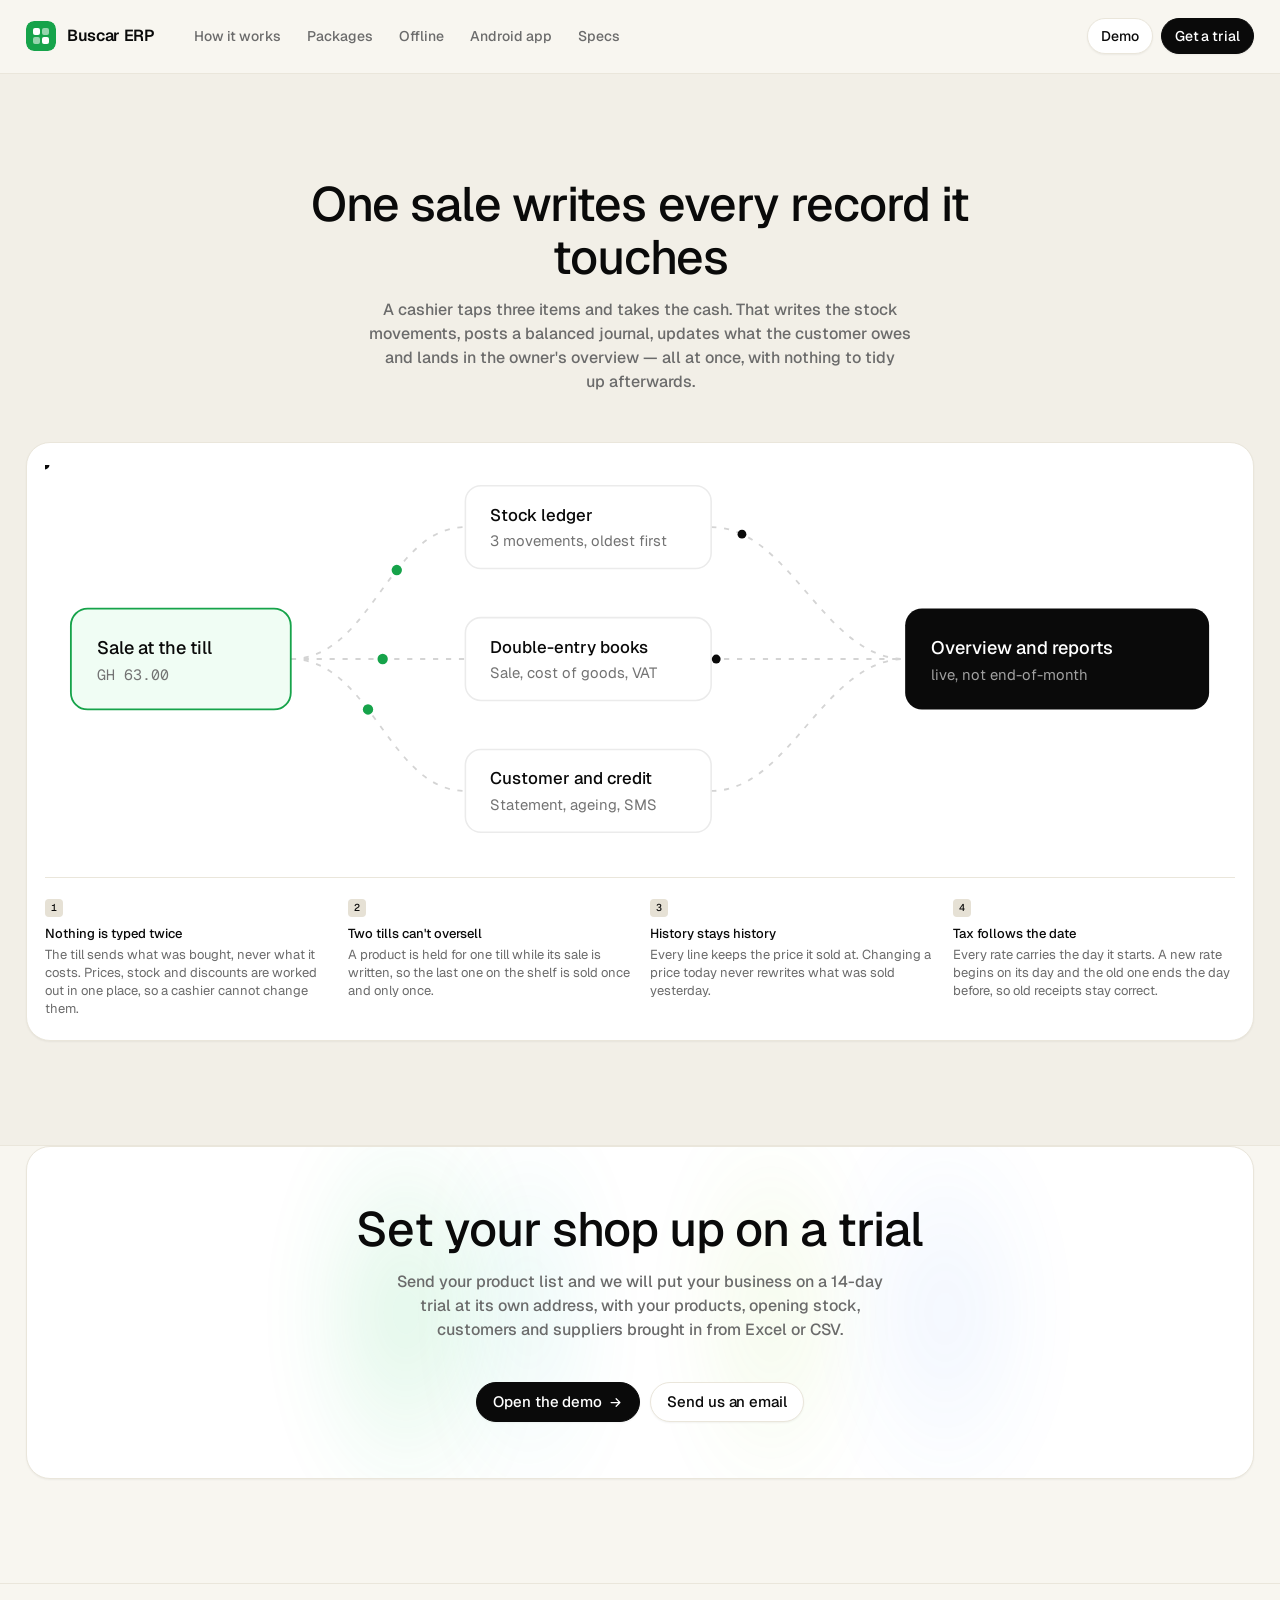
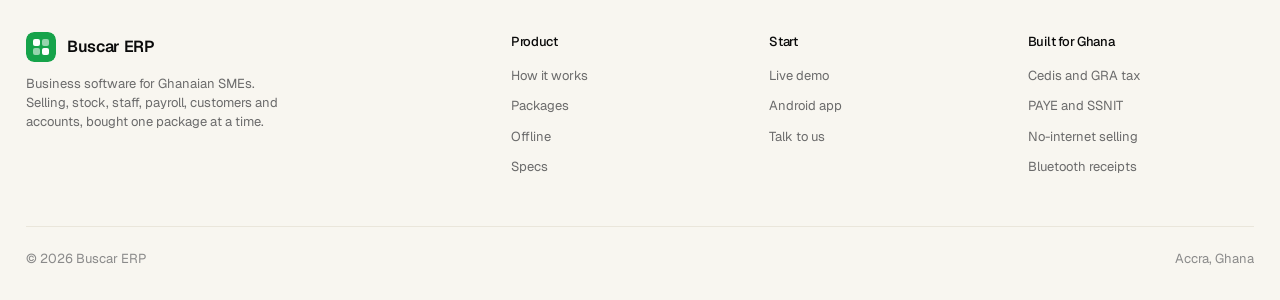
<file: how-it-works.html>
<!doctype html>
<html lang="en">
<head>
<meta charset="utf-8">
<meta name="viewport" content="width=device-width,initial-scale=1">
<title>How it works — Buscar ERP</title>
<meta name="description" content="One sale writes the stock movements, the books, what the customer owes and the owner’s overview, all at once, with nothing to tidy up afterwards.">
<meta name="theme-color" content="#ffffff">
<link rel="canonical" href="https://buscarhub.net/how-it-works.html">
<meta property="og:type" content="website">
<meta property="og:title" content="How it works — Buscar ERP">
<meta property="og:description" content="One sale writes the stock movements, the books, what the customer owes and the owner’s overview, all at once, with nothing to tidy up afterwards.">
<meta property="og:url" content="https://buscarhub.net/how-it-works.html">
<meta name="twitter:card" content="summary_large_image">
<link rel="icon" href="assets/favicon.svg" type="image/svg+xml">
<link rel="preconnect" href="https://fonts.googleapis.com">
<link rel="preconnect" href="https://fonts.gstatic.com" crossorigin>
<link href="https://fonts.googleapis.com/css2?family=Geist:wght@400;500;600&family=Geist+Mono:wght@400;500&display=swap" rel="stylesheet">
<link rel="stylesheet" href="assets/tokens.css">
<link rel="stylesheet" href="assets/styles.css">
<link rel="stylesheet" href="assets/motion.css">
</head>
<body>

<svg width="0" height="0" style="position:absolute" aria-hidden="true" focusable="false"><defs>
<symbol id="i-check" viewBox="0 0 24 24"><path d="M20 6 9 17l-5-5" fill="none" stroke="currentColor" stroke-width="2.5" stroke-linecap="round" stroke-linejoin="round"/></symbol>
<symbol id="i-arw" viewBox="0 0 24 24"><path d="M5 12h13m-5-6 6 6-6 6" fill="none" stroke="currentColor" stroke-width="2" stroke-linecap="round" stroke-linejoin="round"/></symbol>
<symbol id="i-arw-sm" viewBox="0 0 24 24"><path d="M7 17 17 7m0 0H9m8 0v8" fill="none" stroke="currentColor" stroke-width="2" stroke-linecap="round" stroke-linejoin="round"/></symbol>
<symbol id="i-shop" viewBox="0 0 24 24"><path d="M3 9h18l-1.4-4.2A1.5 1.5 0 0 0 18.2 4H5.8a1.5 1.5 0 0 0-1.4 1.1L3 9Zm1 0v10a1 1 0 0 0 1 1h14a1 1 0 0 0 1-1V9M9 20v-6h6v6" fill="none" stroke="currentColor" stroke-width="1.7" stroke-linecap="round" stroke-linejoin="round"/></symbol>
<symbol id="i-box" viewBox="0 0 24 24"><path d="m12 3 8.5 4.6v8.8L12 21l-8.5-4.6V7.6L12 3Z" fill="none" stroke="currentColor" stroke-width="1.7" stroke-linejoin="round"/><path d="M3.5 7.6 12 12m0 0 8.5-4.4M12 12v9" fill="none" stroke="currentColor" stroke-width="1.7" stroke-linejoin="round"/></symbol>
<symbol id="i-book" viewBox="0 0 24 24"><path d="M4 5.5A2.5 2.5 0 0 1 6.5 3H19v15H6.5A2.5 2.5 0 0 0 4 20.5v-15Z" fill="none" stroke="currentColor" stroke-width="1.7" stroke-linejoin="round"/><path d="M4 20.5A2.5 2.5 0 0 1 6.5 18H19v3H6.5A2.5 2.5 0 0 1 4 20.5ZM8.5 7.5h6M8.5 11h4" fill="none" stroke="currentColor" stroke-width="1.7" stroke-linecap="round"/></symbol>
<symbol id="i-users" viewBox="0 0 24 24"><circle cx="9" cy="8" r="3.3" fill="none" stroke="currentColor" stroke-width="1.7"/><path d="M2.8 20a6.2 6.2 0 0 1 12.4 0M16.5 5.2a3.4 3.4 0 0 1 0 6.6M18 20a6.3 6.3 0 0 0-2-4.6" fill="none" stroke="currentColor" stroke-width="1.7" stroke-linecap="round"/></symbol>
<symbol id="i-chart" viewBox="0 0 24 24"><path d="M4 20V4M4 20h16" fill="none" stroke="currentColor" stroke-width="1.7" stroke-linecap="round"/><path d="M8 20v-6M12.5 20V8M17 20v-9" fill="none" stroke="currentColor" stroke-width="2" stroke-linecap="round"/></symbol>
<symbol id="i-msg" viewBox="0 0 24 24"><path d="M21 11.6a7.9 7.9 0 0 1-8.4 7.9 9 9 0 0 1-2.6-.4L5 21l1.2-3.6A7.6 7.6 0 0 1 4 11.6C4 7.2 7.8 4 12.5 4S21 7.2 21 11.6Z" fill="none" stroke="currentColor" stroke-width="1.7" stroke-linejoin="round"/></symbol>
<symbol id="i-invoice" viewBox="0 0 24 24"><path d="M6 3h9l4 4v14H6V3Z" fill="none" stroke="currentColor" stroke-width="1.7" stroke-linejoin="round"/><path d="M14.5 3v4.5H19M9 12h6M9 15.5h6M9 8.5h2.5" fill="none" stroke="currentColor" stroke-width="1.6" stroke-linecap="round"/></symbol>
<symbol id="i-payroll" viewBox="0 0 24 24"><rect x="3" y="6" width="18" height="13" rx="2" fill="none" stroke="currentColor" stroke-width="1.7"/><circle cx="9" cy="12.5" r="2.3" fill="none" stroke="currentColor" stroke-width="1.6"/><path d="M14 10.5h4M14 14.5h4M8 6V4.5A1.5 1.5 0 0 1 9.5 3h5A1.5 1.5 0 0 1 16 4.5V6" fill="none" stroke="currentColor" stroke-width="1.6" stroke-linecap="round"/></symbol>
<symbol id="i-pill" viewBox="0 0 24 24"><rect x="2.5" y="8.6" width="19" height="7" rx="3.5" transform="rotate(-40 12 12)" fill="none" stroke="currentColor" stroke-width="1.7"/><path d="M8.8 15.2 15.2 8.8" stroke="currentColor" stroke-width="1.7"/></symbol>
<symbol id="i-factory" viewBox="0 0 24 24"><path d="M3 20V10l5 3V10l5 3V7l8 4v9H3Z" fill="none" stroke="currentColor" stroke-width="1.7" stroke-linejoin="round"/><path d="M7 20v-3.5M12 20v-3.5M17 20v-3.5" fill="none" stroke="currentColor" stroke-width="1.5" stroke-linecap="round"/></symbol>
<symbol id="i-fork" viewBox="0 0 24 24"><path d="M6 3v6a2.5 2.5 0 0 0 5 0V3M8.5 11v10M17 3c-1.6 1.4-2.2 3-2.2 5.2 0 1.6.6 2.6 1.6 3.3V21" fill="none" stroke="currentColor" stroke-width="1.7" stroke-linecap="round" stroke-linejoin="round"/></symbol>
<symbol id="i-wifi" viewBox="0 0 24 24"><path d="M2.5 8.6a14 14 0 0 1 19 0M6 12.4a9 9 0 0 1 12 0M9.4 16.1a4.2 4.2 0 0 1 5.2 0" fill="none" stroke="currentColor" stroke-width="2" stroke-linecap="round"/><circle cx="12" cy="19.4" r="1.2" fill="currentColor"/></symbol>
<symbol id="i-wifi-off" viewBox="0 0 24 24"><path d="M6 12.4a9 9 0 0 1 5-2.3M9.4 16.1a4.2 4.2 0 0 1 3.6-.6M2.5 8.6A14 14 0 0 1 8 5.3M15 5.5a14 14 0 0 1 6.5 3.1" fill="none" stroke="currentColor" stroke-width="2" stroke-linecap="round"/><path d="M3 3l18 18" stroke="currentColor" stroke-width="2" stroke-linecap="round"/></symbol>
<symbol id="i-clock" viewBox="0 0 24 24"><circle cx="12" cy="12" r="8.5" fill="none" stroke="currentColor" stroke-width="1.8"/><path d="M12 7.4V12l3.2 2" fill="none" stroke="currentColor" stroke-width="1.8" stroke-linecap="round"/></symbol>
<symbol id="i-cloud" viewBox="0 0 24 24"><path d="M7 18a4 4 0 0 1-.4-8A5.5 5.5 0 0 1 17.3 9 3.7 3.7 0 0 1 17 18" fill="none" stroke="currentColor" stroke-width="1.7" stroke-linecap="round" stroke-linejoin="round"/><path d="M12 21v-8m-2.6 2.6L12 13l2.6 2.6" fill="none" stroke="currentColor" stroke-width="1.7" stroke-linecap="round" stroke-linejoin="round"/></symbol>
<symbol id="i-branch" viewBox="0 0 24 24"><circle cx="6.5" cy="5.5" r="2.3" fill="none" stroke="currentColor" stroke-width="1.7"/><circle cx="6.5" cy="18.5" r="2.3" fill="none" stroke="currentColor" stroke-width="1.7"/><circle cx="17.5" cy="12" r="2.3" fill="none" stroke="currentColor" stroke-width="1.7"/><path d="M6.5 7.9v8.2M8.9 6.6c4 .5 6.2 2 6.4 5M8.9 17.4c4-.5 6.2-2 6.4-5" fill="none" stroke="currentColor" stroke-width="1.6" stroke-linecap="round"/></symbol>
<symbol id="i-upload" viewBox="0 0 24 24"><path d="M4 15v3.5A1.5 1.5 0 0 0 5.5 20h13a1.5 1.5 0 0 0 1.5-1.5V15" fill="none" stroke="currentColor" stroke-width="1.7" stroke-linecap="round"/><path d="M12 16V4m-4 4 4-4 4 4" fill="none" stroke="currentColor" stroke-width="1.7" stroke-linecap="round" stroke-linejoin="round"/></symbol>
<symbol id="i-shield" viewBox="0 0 24 24"><path d="M12 3l7.5 2.6v6.2c0 4.3-3 7.6-7.5 9.2-4.5-1.6-7.5-4.9-7.5-9.2V5.6L12 3Z" fill="none" stroke="currentColor" stroke-width="1.7" stroke-linejoin="round"/><path d="m8.8 12 2.3 2.3 4.1-4.3" fill="none" stroke="currentColor" stroke-width="1.8" stroke-linecap="round" stroke-linejoin="round"/></symbol>
<symbol id="i-print" viewBox="0 0 24 24"><path d="M7 9V3.8h10V9M7 17H5a1.5 1.5 0 0 1-1.5-1.5v-5A1.5 1.5 0 0 1 5 9h14a1.5 1.5 0 0 1 1.5 1.5v5A1.5 1.5 0 0 1 19 17h-2" fill="none" stroke="currentColor" stroke-width="1.7" stroke-linecap="round" stroke-linejoin="round"/><rect x="7" y="14" width="10" height="6.3" rx="1" fill="none" stroke="currentColor" stroke-width="1.7"/></symbol>
<symbol id="i-scan" viewBox="0 0 24 24"><path d="M4 8.5V6a2 2 0 0 1 2-2h2.5M15.5 4H18a2 2 0 0 1 2 2v2.5M20 15.5V18a2 2 0 0 1-2 2h-2.5M8.5 20H6a2 2 0 0 1-2-2v-2.5" fill="none" stroke="currentColor" stroke-width="1.8" stroke-linecap="round"/><path d="M4 12h16" stroke="currentColor" stroke-width="1.8" stroke-linecap="round"/></symbol>
<symbol id="i-finger" viewBox="0 0 24 24"><path d="M12 3a8.5 8.5 0 0 0-8.5 8.5M12 3a8.5 8.5 0 0 1 8.5 8.5M12 6.6a5 5 0 0 0-5 5v2.9M12 6.6a5 5 0 0 1 5 5v4.4M12 10.2a1.8 1.8 0 0 0-1.8 1.8v6.5M12 10.2a1.8 1.8 0 0 1 1.8 1.8v7.6" fill="none" stroke="currentColor" stroke-width="1.6" stroke-linecap="round"/></symbol>
<symbol id="i-bell" viewBox="0 0 24 24"><path d="M6 10a6 6 0 0 1 12 0c0 3.4.8 5.2 1.6 6.2.4.5 0 1.3-.7 1.3H5.1c-.7 0-1.1-.8-.7-1.3C5.2 15.2 6 13.4 6 10Z" fill="none" stroke="currentColor" stroke-width="1.7" stroke-linejoin="round"/><path d="M10 20.3a2.2 2.2 0 0 0 4 0" fill="none" stroke="currentColor" stroke-width="1.7" stroke-linecap="round"/></symbol>
<symbol id="i-phone" viewBox="0 0 24 24"><rect x="6" y="2.6" width="12" height="18.8" rx="2.5" fill="none" stroke="currentColor" stroke-width="1.7"/><path d="M10.6 5.2h2.8" stroke="currentColor" stroke-width="1.6" stroke-linecap="round"/><circle cx="12" cy="18.2" r="1" fill="currentColor"/></symbol>
<symbol id="i-code" viewBox="0 0 24 24"><path d="m8.5 8-4.5 4 4.5 4M15.5 8l4.5 4-4.5 4" fill="none" stroke="currentColor" stroke-width="1.8" stroke-linecap="round" stroke-linejoin="round"/></symbol>
<symbol id="i-db" viewBox="0 0 24 24"><ellipse cx="12" cy="6" rx="7.5" ry="3" fill="none" stroke="currentColor" stroke-width="1.7"/><path d="M4.5 6v12c0 1.7 3.4 3 7.5 3s7.5-1.3 7.5-3V6M4.5 12c0 1.7 3.4 3 7.5 3s7.5-1.3 7.5-3" fill="none" stroke="currentColor" stroke-width="1.7"/></symbol>
</defs></svg>

<!-- ============ header ============ -->
<header class="hdr" id="hdr">
  <div class="wrap hdr__in">
    <a class="brand" href="index.html">
      <svg class="brand__mark" viewBox="0 0 30 30" aria-hidden="true">
        <rect width="30" height="30" rx="8" fill="#16a34a"/>
        <rect x="7" y="7" width="7" height="7" rx="2" fill="#ffffff"/>
        <rect x="16" y="7" width="7" height="7" rx="2" fill="#ffffff" opacity=".55"/>
        <rect x="7" y="16" width="7" height="7" rx="2" fill="#ffffff" opacity=".55"/>
        <rect x="16" y="16" width="7" height="7" rx="2" fill="#ffffff"/>
      </svg>
      <span class="brand__name">Buscar ERP</span>
    </a>
    <nav class="nav" id="nav" aria-label="Sections">
      <a href="how-it-works.html" aria-current="page">How it works</a>
      <a href="packages.html">Packages</a>
      <a href="offline.html">Offline</a>
      <a href="android.html">Android app</a>
      <a href="specs.html">Specs</a>
    </nav>
    <div class="hdr__end">
      <a class="btn btn--hide" href="https://demo.buscarapp.net" target="_blank" rel="noopener">Demo</a>
      <a class="btn btn--dark" href="talk.html">Get a trial</a>
      <button class="burger" id="burger" aria-expanded="false" aria-controls="nav" aria-label="Menu"><i></i><i></i><i></i></button>
    </div>
  </div>
</header>

<main id="top">

<!-- ============ how it works ============ -->
<section class="sec sec--alt" id="how">
  <div class="wrap">
    <div class="sec__head">
      <h2 class="t-sec rv rv-d1">One sale writes every record it touches</h2>
      <p class="t-lead rv rv-d2">
        A cashier taps three items and takes the cash. That writes the stock movements, posts a
        balanced journal, updates what the customer owes and lands in the owner's overview —
        all at once, with nothing to tidy up afterwards.
      </p>
    </div>

    <div class="card card--lg flow rv rv-d3">
      <svg class="flow__svg flow__svg--tall" viewBox="0 0 340 500" role="img"
           aria-label="A sale at the till feeds the stock ledger, the double-entry books, and customers and credit, which roll up into the overview and reports.">
        <defs>
          <path id="t1" d="M170,66 C120,66 32,80 32,152 L60,152"/>
          <path id="t2" d="M170,66 C120,66 32,80 32,240 L60,240"/>
          <path id="t3" d="M170,66 C120,66 32,80 32,328 L60,328"/>
          <path id="t4" d="M290,152 C312,152 312,160 312,170 L312,380 C312,405 290,420 260,420 L170,420"/>
          <path id="t5" d="M290,240 C312,240 312,250 312,260 L312,380 C312,405 290,420 260,420 L170,420"/>
          <path id="t6" d="M290,328 C312,328 312,338 312,348 L312,380 C312,405 290,420 260,420 L170,420"/>
        </defs>
        <g fill="none" stroke="#d4d4d4" stroke-width="1.4">
          <use href="#t1" class="fpath"/><use href="#t2" class="fpath"/><use href="#t3" class="fpath"/>
          <use href="#t4" class="fpath"/><use href="#t5" class="fpath"/><use href="#t6" class="fpath"/>
        </g>
        <g>
          <rect x="20" y="8" width="300" height="58" rx="12" fill="#f0fdf4" stroke="#16a34a" stroke-width="1.4"/>
          <text x="38" y="33" fill="#0a0a0a" font-family="Geist,sans-serif" font-size="13.5" font-weight="500">Sale at the till</text>
          <text x="38" y="51" fill="#737373" font-family="Geist Mono,monospace" font-size="11">GH 63.00 &middot; 3 items</text>
        </g>
        <g>
          <rect x="60" y="124" width="230" height="56" rx="11" fill="#fff" stroke="#ebebeb" stroke-width="1.2"/>
          <text x="76" y="147" fill="#0a0a0a" font-family="Geist,sans-serif" font-size="12.5" font-weight="500">Stock ledger</text>
          <text x="76" y="165" fill="#737373" font-family="Geist,sans-serif" font-size="11">3 movements, oldest batch first</text>
        </g>
        <g>
          <rect x="60" y="212" width="230" height="56" rx="11" fill="#fff" stroke="#ebebeb" stroke-width="1.2"/>
          <text x="76" y="235" fill="#0a0a0a" font-family="Geist,sans-serif" font-size="12.5" font-weight="500">Double-entry books</text>
          <text x="76" y="253" fill="#737373" font-family="Geist,sans-serif" font-size="11">Sale, cost of goods, VAT</text>
        </g>
        <g>
          <rect x="60" y="300" width="230" height="56" rx="11" fill="#fff" stroke="#ebebeb" stroke-width="1.2"/>
          <text x="76" y="323" fill="#0a0a0a" font-family="Geist,sans-serif" font-size="12.5" font-weight="500">Customer and credit</text>
          <text x="76" y="341" fill="#737373" font-family="Geist,sans-serif" font-size="11">Statement, ageing, SMS</text>
        </g>
        <g>
          <rect x="20" y="420" width="300" height="58" rx="12" fill="#0a0a0a"/>
          <text x="38" y="445" fill="#ffffff" font-family="Geist,sans-serif" font-size="13.5" font-weight="500">Overview and reports</text>
          <text x="38" y="463" fill="#a1a1a1" font-family="Geist,sans-serif" font-size="11">live, not end-of-month</text>
        </g>
        <g>
          <circle r="3.6" fill="#16a34a"><animateMotion dur="2.1s" repeatCount="indefinite" begin="0s"><mpath href="#t1"/></animateMotion></circle>
          <circle r="3.6" fill="#16a34a"><animateMotion dur="2.1s" repeatCount="indefinite" begin="0.25s"><mpath href="#t2"/></animateMotion></circle>
          <circle r="3.6" fill="#16a34a"><animateMotion dur="2.1s" repeatCount="indefinite" begin="0.5s"><mpath href="#t3"/></animateMotion></circle>
          <circle r="3" fill="#0a0a0a"><animateMotion dur="2.1s" repeatCount="indefinite" begin="1.05s"><mpath href="#t4"/></animateMotion></circle>
          <circle r="3" fill="#0a0a0a"><animateMotion dur="2.1s" repeatCount="indefinite" begin="1.3s"><mpath href="#t5"/></animateMotion></circle>
          <circle r="3" fill="#0a0a0a"><animateMotion dur="2.1s" repeatCount="indefinite" begin="1.55s"><mpath href="#t6"/></animateMotion></circle>
        </g>
      </svg>

      <svg class="flow__svg flow__svg--wide" viewBox="0 0 920 300" role="img"
           aria-label="A sale at the till feeds the stock ledger, the double-entry books, and customers and credit, which roll up into the overview and reports.">
        <defs>
          <path id="p1" d="M190,150 C252,150 266,48 325,48"/>
          <path id="p2" d="M190,150 L325,150"/>
          <path id="p3" d="M190,150 C252,150 266,252 325,252"/>
          <path id="p4" d="M515,48 C576,48 602,150 665,150"/>
          <path id="p5" d="M515,150 L665,150"/>
          <path id="p6" d="M515,252 C576,252 602,150 665,150"/>
        </defs>
        <g fill="none" stroke="#d4d4d4" stroke-width="1.4">
          <use href="#p1" class="fpath"/><use href="#p2" class="fpath"/><use href="#p3" class="fpath"/>
          <use href="#p4" class="fpath"/><use href="#p5" class="fpath"/><use href="#p6" class="fpath"/>
        </g>
        <g>
          <rect x="20" y="111" width="170" height="78" rx="13" fill="#f0fdf4" stroke="#16a34a" stroke-width="1.4"/>
          <text x="40" y="146" fill="#0a0a0a" font-family="Geist,sans-serif" font-size="14" font-weight="500">Sale at the till</text>
          <text x="40" y="166" fill="#737373" font-family="Geist Mono,monospace" font-size="11.5">GH 63.00</text>
        </g>
        <g>
          <rect x="325" y="16" width="190" height="64" rx="12" fill="#fff" stroke="#ebebeb" stroke-width="1.2"/>
          <text x="344" y="43" fill="#0a0a0a" font-family="Geist,sans-serif" font-size="13" font-weight="500">Stock ledger</text>
          <text x="344" y="63" fill="#737373" font-family="Geist,sans-serif" font-size="11.5">3 movements, oldest first</text>
        </g>
        <g>
          <rect x="325" y="118" width="190" height="64" rx="12" fill="#fff" stroke="#ebebeb" stroke-width="1.2"/>
          <text x="344" y="145" fill="#0a0a0a" font-family="Geist,sans-serif" font-size="13" font-weight="500">Double-entry books</text>
          <text x="344" y="165" fill="#737373" font-family="Geist,sans-serif" font-size="11.5">Sale, cost of goods, VAT</text>
        </g>
        <g>
          <rect x="325" y="220" width="190" height="64" rx="12" fill="#fff" stroke="#ebebeb" stroke-width="1.2"/>
          <text x="344" y="247" fill="#0a0a0a" font-family="Geist,sans-serif" font-size="13" font-weight="500">Customer and credit</text>
          <text x="344" y="267" fill="#737373" font-family="Geist,sans-serif" font-size="11.5">Statement, ageing, SMS</text>
        </g>
        <g>
          <rect x="665" y="111" width="235" height="78" rx="13" fill="#0a0a0a"/>
          <text x="685" y="146" fill="#ffffff" font-family="Geist,sans-serif" font-size="14" font-weight="500">Overview and reports</text>
          <text x="685" y="166" fill="#a1a1a1" font-family="Geist,sans-serif" font-size="11.5">live, not end-of-month</text>
        </g>
        <g>
          <circle r="4" fill="#16a34a"><animateMotion dur="1.9s" repeatCount="indefinite" begin="0s"><mpath href="#p1"/></animateMotion></circle>
          <circle r="4" fill="#16a34a"><animateMotion dur="1.9s" repeatCount="indefinite" begin="0.2s"><mpath href="#p2"/></animateMotion></circle>
          <circle r="4" fill="#16a34a"><animateMotion dur="1.9s" repeatCount="indefinite" begin="0.4s"><mpath href="#p3"/></animateMotion></circle>
          <circle r="3.4" fill="#0a0a0a"><animateMotion dur="1.9s" repeatCount="indefinite" begin="0.95s"><mpath href="#p4"/></animateMotion></circle>
          <circle r="3.4" fill="#0a0a0a"><animateMotion dur="1.9s" repeatCount="indefinite" begin="1.15s"><mpath href="#p5"/></animateMotion></circle>
          <circle r="3.4" fill="#0a0a0a"><animateMotion dur="1.9s" repeatCount="indefinite" begin="1.35s"><mpath href="#p6"/></animateMotion></circle>
        </g>
      </svg>

      <div class="flow__legend">
        <div><span class="n">1</span><b>Nothing is typed twice</b>The till sends what was bought, never what it costs. Prices, stock and discounts are worked out in one place, so a cashier cannot change them.</div>
        <div><span class="n">2</span><b>Two tills can't oversell</b>A product is held for one till while its sale is written, so the last one on the shelf is sold once and only once.</div>
        <div><span class="n">3</span><b>History stays history</b>Every line keeps the price it sold at. Changing a price today never rewrites what was sold yesterday.</div>
        <div><span class="n">4</span><b>Tax follows the date</b>Every rate carries the day it starts. A new rate begins on its day and the old one ends the day before, so old receipts stay correct.</div>
      </div>
    </div>
  </div>
</section>

<!-- ============ cta ============ -->
<section class="sec sec--tight" id="talk" style="padding-top:0">
  <div class="wrap">
    <div class="cta rv">
      <div class="prism" aria-hidden="true"><i></i><i></i><i></i><i></i></div>
      <div class="cta__in">
        <h2 class="t-sec">Set your shop up on a trial</h2>
        <p class="t-lead">
          Send your product list and we will put your business on a 14-day trial at its own
          address, with your products, opening stock, customers and suppliers brought in from
          Excel or CSV.
        </p>
        <div class="hero__cta">
          <a class="btn btn--dark btn--lg" href="https://demo.buscarapp.net" target="_blank" rel="noopener">
            Open the demo <svg class="arw" width="15" height="15" aria-hidden="true"><use href="#i-arw"/></svg>
          </a>
          <!-- WhatsApp: put the business number in international form with no +, spaces or
               dashes (for example 233244123456) and delete this comment to turn the button on.
          <a class="btn btn--lg" href="https://wa.me/233XXXXXXXXX" target="_blank" rel="noopener">Chat on WhatsApp</a>
          -->
          <a class="btn btn--lg" href="mailto:hello@buscarhub.net?subject=Buscar%20ERP">Send us an email</a>
        </div>
      </div>
    </div>
  </div>
</section>

</main>

<!-- ============ footer ============ -->
<footer class="ft">
  <div class="wrap">
    <div class="ft__grid">
      <div>
        <a class="brand" href="index.html">
          <svg class="brand__mark" viewBox="0 0 30 30" aria-hidden="true">
            <rect width="30" height="30" rx="8" fill="#16a34a"/>
            <rect x="7" y="7" width="7" height="7" rx="2" fill="#ffffff"/>
            <rect x="16" y="7" width="7" height="7" rx="2" fill="#ffffff" opacity=".55"/>
            <rect x="7" y="16" width="7" height="7" rx="2" fill="#ffffff" opacity=".55"/>
            <rect x="16" y="16" width="7" height="7" rx="2" fill="#ffffff"/>
          </svg>
          <span class="brand__name">Buscar ERP</span>
        </a>
        <p>Business software for Ghanaian SMEs. Selling, stock, staff, payroll, customers and accounts, bought one package at a time.</p>
      </div>
      <div>
        <h4>Product</h4>
        <ul>
          <li><a href="how-it-works.html">How it works</a></li>
          <li><a href="packages.html">Packages</a></li>
          <li><a href="offline.html">Offline</a></li>
          <li><a href="specs.html">Specs</a></li>
        </ul>
      </div>
      <div>
        <h4>Start</h4>
        <ul>
          <li><a href="https://demo.buscarapp.net" target="_blank" rel="noopener">Live demo</a></li>
          <li><a href="android.html">Android app</a></li>
          <li><a href="talk.html">Talk to us</a></li>
        </ul>
      </div>
      <div>
        <h4>Built for Ghana</h4>
        <ul>
          <li><a href="specs.html">Cedis and GRA tax</a></li>
          <li><a href="packages.html">PAYE and SSNIT</a></li>
          <li><a href="offline.html">No-internet selling</a></li>
          <li><a href="android.html">Bluetooth receipts</a></li>
        </ul>
      </div>
    </div>
    <div class="ft__btm">
      <span>&copy; <span id="yr">2026</span> Buscar ERP</span>
      <span>Accra, Ghana</span>
    </div>
  </div>
</footer>

<script src="assets/app.js" defer></script>
</body>
</html>
</file>
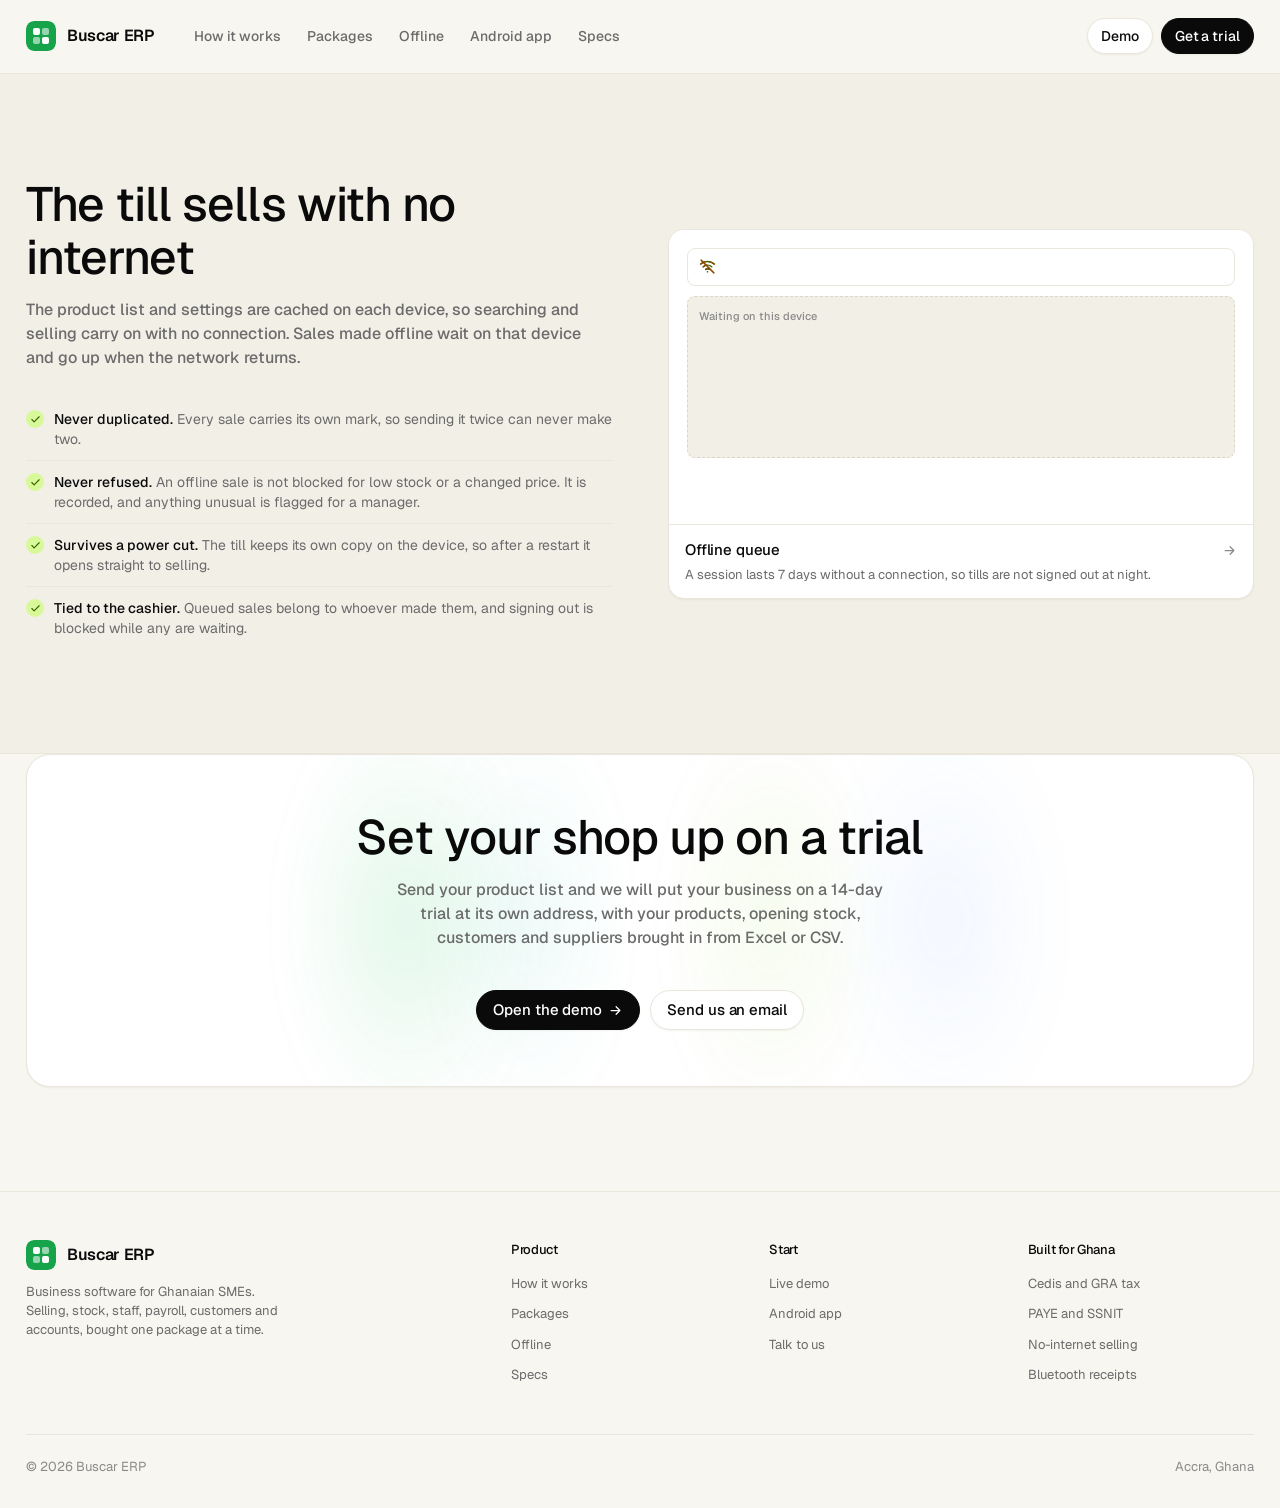
<file: offline.html>
<!doctype html>
<html lang="en">
<head>
<meta charset="utf-8">
<meta name="viewport" content="width=device-width,initial-scale=1">
<title>Selling with no internet — Buscar ERP</title>
<meta name="description" content="The till keeps selling with no connection. Sales wait on the device and go up when the network returns, never duplicated and never refused.">
<meta name="theme-color" content="#ffffff">
<link rel="canonical" href="https://buscarhub.net/offline.html">
<meta property="og:type" content="website">
<meta property="og:title" content="Selling with no internet — Buscar ERP">
<meta property="og:description" content="The till keeps selling with no connection. Sales wait on the device and go up when the network returns, never duplicated and never refused.">
<meta property="og:url" content="https://buscarhub.net/offline.html">
<meta name="twitter:card" content="summary_large_image">
<link rel="icon" href="assets/favicon.svg" type="image/svg+xml">
<link rel="preconnect" href="https://fonts.googleapis.com">
<link rel="preconnect" href="https://fonts.gstatic.com" crossorigin>
<link href="https://fonts.googleapis.com/css2?family=Geist:wght@400;500;600&family=Geist+Mono:wght@400;500&display=swap" rel="stylesheet">
<link rel="stylesheet" href="assets/tokens.css">
<link rel="stylesheet" href="assets/styles.css">
<link rel="stylesheet" href="assets/motion.css">
</head>
<body>

<svg width="0" height="0" style="position:absolute" aria-hidden="true" focusable="false"><defs>
<symbol id="i-check" viewBox="0 0 24 24"><path d="M20 6 9 17l-5-5" fill="none" stroke="currentColor" stroke-width="2.5" stroke-linecap="round" stroke-linejoin="round"/></symbol>
<symbol id="i-arw" viewBox="0 0 24 24"><path d="M5 12h13m-5-6 6 6-6 6" fill="none" stroke="currentColor" stroke-width="2" stroke-linecap="round" stroke-linejoin="round"/></symbol>
<symbol id="i-arw-sm" viewBox="0 0 24 24"><path d="M7 17 17 7m0 0H9m8 0v8" fill="none" stroke="currentColor" stroke-width="2" stroke-linecap="round" stroke-linejoin="round"/></symbol>
<symbol id="i-shop" viewBox="0 0 24 24"><path d="M3 9h18l-1.4-4.2A1.5 1.5 0 0 0 18.2 4H5.8a1.5 1.5 0 0 0-1.4 1.1L3 9Zm1 0v10a1 1 0 0 0 1 1h14a1 1 0 0 0 1-1V9M9 20v-6h6v6" fill="none" stroke="currentColor" stroke-width="1.7" stroke-linecap="round" stroke-linejoin="round"/></symbol>
<symbol id="i-box" viewBox="0 0 24 24"><path d="m12 3 8.5 4.6v8.8L12 21l-8.5-4.6V7.6L12 3Z" fill="none" stroke="currentColor" stroke-width="1.7" stroke-linejoin="round"/><path d="M3.5 7.6 12 12m0 0 8.5-4.4M12 12v9" fill="none" stroke="currentColor" stroke-width="1.7" stroke-linejoin="round"/></symbol>
<symbol id="i-book" viewBox="0 0 24 24"><path d="M4 5.5A2.5 2.5 0 0 1 6.5 3H19v15H6.5A2.5 2.5 0 0 0 4 20.5v-15Z" fill="none" stroke="currentColor" stroke-width="1.7" stroke-linejoin="round"/><path d="M4 20.5A2.5 2.5 0 0 1 6.5 18H19v3H6.5A2.5 2.5 0 0 1 4 20.5ZM8.5 7.5h6M8.5 11h4" fill="none" stroke="currentColor" stroke-width="1.7" stroke-linecap="round"/></symbol>
<symbol id="i-users" viewBox="0 0 24 24"><circle cx="9" cy="8" r="3.3" fill="none" stroke="currentColor" stroke-width="1.7"/><path d="M2.8 20a6.2 6.2 0 0 1 12.4 0M16.5 5.2a3.4 3.4 0 0 1 0 6.6M18 20a6.3 6.3 0 0 0-2-4.6" fill="none" stroke="currentColor" stroke-width="1.7" stroke-linecap="round"/></symbol>
<symbol id="i-chart" viewBox="0 0 24 24"><path d="M4 20V4M4 20h16" fill="none" stroke="currentColor" stroke-width="1.7" stroke-linecap="round"/><path d="M8 20v-6M12.5 20V8M17 20v-9" fill="none" stroke="currentColor" stroke-width="2" stroke-linecap="round"/></symbol>
<symbol id="i-msg" viewBox="0 0 24 24"><path d="M21 11.6a7.9 7.9 0 0 1-8.4 7.9 9 9 0 0 1-2.6-.4L5 21l1.2-3.6A7.6 7.6 0 0 1 4 11.6C4 7.2 7.8 4 12.5 4S21 7.2 21 11.6Z" fill="none" stroke="currentColor" stroke-width="1.7" stroke-linejoin="round"/></symbol>
<symbol id="i-invoice" viewBox="0 0 24 24"><path d="M6 3h9l4 4v14H6V3Z" fill="none" stroke="currentColor" stroke-width="1.7" stroke-linejoin="round"/><path d="M14.5 3v4.5H19M9 12h6M9 15.5h6M9 8.5h2.5" fill="none" stroke="currentColor" stroke-width="1.6" stroke-linecap="round"/></symbol>
<symbol id="i-payroll" viewBox="0 0 24 24"><rect x="3" y="6" width="18" height="13" rx="2" fill="none" stroke="currentColor" stroke-width="1.7"/><circle cx="9" cy="12.5" r="2.3" fill="none" stroke="currentColor" stroke-width="1.6"/><path d="M14 10.5h4M14 14.5h4M8 6V4.5A1.5 1.5 0 0 1 9.5 3h5A1.5 1.5 0 0 1 16 4.5V6" fill="none" stroke="currentColor" stroke-width="1.6" stroke-linecap="round"/></symbol>
<symbol id="i-pill" viewBox="0 0 24 24"><rect x="2.5" y="8.6" width="19" height="7" rx="3.5" transform="rotate(-40 12 12)" fill="none" stroke="currentColor" stroke-width="1.7"/><path d="M8.8 15.2 15.2 8.8" stroke="currentColor" stroke-width="1.7"/></symbol>
<symbol id="i-factory" viewBox="0 0 24 24"><path d="M3 20V10l5 3V10l5 3V7l8 4v9H3Z" fill="none" stroke="currentColor" stroke-width="1.7" stroke-linejoin="round"/><path d="M7 20v-3.5M12 20v-3.5M17 20v-3.5" fill="none" stroke="currentColor" stroke-width="1.5" stroke-linecap="round"/></symbol>
<symbol id="i-fork" viewBox="0 0 24 24"><path d="M6 3v6a2.5 2.5 0 0 0 5 0V3M8.5 11v10M17 3c-1.6 1.4-2.2 3-2.2 5.2 0 1.6.6 2.6 1.6 3.3V21" fill="none" stroke="currentColor" stroke-width="1.7" stroke-linecap="round" stroke-linejoin="round"/></symbol>
<symbol id="i-wifi" viewBox="0 0 24 24"><path d="M2.5 8.6a14 14 0 0 1 19 0M6 12.4a9 9 0 0 1 12 0M9.4 16.1a4.2 4.2 0 0 1 5.2 0" fill="none" stroke="currentColor" stroke-width="2" stroke-linecap="round"/><circle cx="12" cy="19.4" r="1.2" fill="currentColor"/></symbol>
<symbol id="i-wifi-off" viewBox="0 0 24 24"><path d="M6 12.4a9 9 0 0 1 5-2.3M9.4 16.1a4.2 4.2 0 0 1 3.6-.6M2.5 8.6A14 14 0 0 1 8 5.3M15 5.5a14 14 0 0 1 6.5 3.1" fill="none" stroke="currentColor" stroke-width="2" stroke-linecap="round"/><path d="M3 3l18 18" stroke="currentColor" stroke-width="2" stroke-linecap="round"/></symbol>
<symbol id="i-clock" viewBox="0 0 24 24"><circle cx="12" cy="12" r="8.5" fill="none" stroke="currentColor" stroke-width="1.8"/><path d="M12 7.4V12l3.2 2" fill="none" stroke="currentColor" stroke-width="1.8" stroke-linecap="round"/></symbol>
<symbol id="i-cloud" viewBox="0 0 24 24"><path d="M7 18a4 4 0 0 1-.4-8A5.5 5.5 0 0 1 17.3 9 3.7 3.7 0 0 1 17 18" fill="none" stroke="currentColor" stroke-width="1.7" stroke-linecap="round" stroke-linejoin="round"/><path d="M12 21v-8m-2.6 2.6L12 13l2.6 2.6" fill="none" stroke="currentColor" stroke-width="1.7" stroke-linecap="round" stroke-linejoin="round"/></symbol>
<symbol id="i-branch" viewBox="0 0 24 24"><circle cx="6.5" cy="5.5" r="2.3" fill="none" stroke="currentColor" stroke-width="1.7"/><circle cx="6.5" cy="18.5" r="2.3" fill="none" stroke="currentColor" stroke-width="1.7"/><circle cx="17.5" cy="12" r="2.3" fill="none" stroke="currentColor" stroke-width="1.7"/><path d="M6.5 7.9v8.2M8.9 6.6c4 .5 6.2 2 6.4 5M8.9 17.4c4-.5 6.2-2 6.4-5" fill="none" stroke="currentColor" stroke-width="1.6" stroke-linecap="round"/></symbol>
<symbol id="i-upload" viewBox="0 0 24 24"><path d="M4 15v3.5A1.5 1.5 0 0 0 5.5 20h13a1.5 1.5 0 0 0 1.5-1.5V15" fill="none" stroke="currentColor" stroke-width="1.7" stroke-linecap="round"/><path d="M12 16V4m-4 4 4-4 4 4" fill="none" stroke="currentColor" stroke-width="1.7" stroke-linecap="round" stroke-linejoin="round"/></symbol>
<symbol id="i-shield" viewBox="0 0 24 24"><path d="M12 3l7.5 2.6v6.2c0 4.3-3 7.6-7.5 9.2-4.5-1.6-7.5-4.9-7.5-9.2V5.6L12 3Z" fill="none" stroke="currentColor" stroke-width="1.7" stroke-linejoin="round"/><path d="m8.8 12 2.3 2.3 4.1-4.3" fill="none" stroke="currentColor" stroke-width="1.8" stroke-linecap="round" stroke-linejoin="round"/></symbol>
<symbol id="i-print" viewBox="0 0 24 24"><path d="M7 9V3.8h10V9M7 17H5a1.5 1.5 0 0 1-1.5-1.5v-5A1.5 1.5 0 0 1 5 9h14a1.5 1.5 0 0 1 1.5 1.5v5A1.5 1.5 0 0 1 19 17h-2" fill="none" stroke="currentColor" stroke-width="1.7" stroke-linecap="round" stroke-linejoin="round"/><rect x="7" y="14" width="10" height="6.3" rx="1" fill="none" stroke="currentColor" stroke-width="1.7"/></symbol>
<symbol id="i-scan" viewBox="0 0 24 24"><path d="M4 8.5V6a2 2 0 0 1 2-2h2.5M15.5 4H18a2 2 0 0 1 2 2v2.5M20 15.5V18a2 2 0 0 1-2 2h-2.5M8.5 20H6a2 2 0 0 1-2-2v-2.5" fill="none" stroke="currentColor" stroke-width="1.8" stroke-linecap="round"/><path d="M4 12h16" stroke="currentColor" stroke-width="1.8" stroke-linecap="round"/></symbol>
<symbol id="i-finger" viewBox="0 0 24 24"><path d="M12 3a8.5 8.5 0 0 0-8.5 8.5M12 3a8.5 8.5 0 0 1 8.5 8.5M12 6.6a5 5 0 0 0-5 5v2.9M12 6.6a5 5 0 0 1 5 5v4.4M12 10.2a1.8 1.8 0 0 0-1.8 1.8v6.5M12 10.2a1.8 1.8 0 0 1 1.8 1.8v7.6" fill="none" stroke="currentColor" stroke-width="1.6" stroke-linecap="round"/></symbol>
<symbol id="i-bell" viewBox="0 0 24 24"><path d="M6 10a6 6 0 0 1 12 0c0 3.4.8 5.2 1.6 6.2.4.5 0 1.3-.7 1.3H5.1c-.7 0-1.1-.8-.7-1.3C5.2 15.2 6 13.4 6 10Z" fill="none" stroke="currentColor" stroke-width="1.7" stroke-linejoin="round"/><path d="M10 20.3a2.2 2.2 0 0 0 4 0" fill="none" stroke="currentColor" stroke-width="1.7" stroke-linecap="round"/></symbol>
<symbol id="i-phone" viewBox="0 0 24 24"><rect x="6" y="2.6" width="12" height="18.8" rx="2.5" fill="none" stroke="currentColor" stroke-width="1.7"/><path d="M10.6 5.2h2.8" stroke="currentColor" stroke-width="1.6" stroke-linecap="round"/><circle cx="12" cy="18.2" r="1" fill="currentColor"/></symbol>
<symbol id="i-code" viewBox="0 0 24 24"><path d="m8.5 8-4.5 4 4.5 4M15.5 8l4.5 4-4.5 4" fill="none" stroke="currentColor" stroke-width="1.8" stroke-linecap="round" stroke-linejoin="round"/></symbol>
<symbol id="i-db" viewBox="0 0 24 24"><ellipse cx="12" cy="6" rx="7.5" ry="3" fill="none" stroke="currentColor" stroke-width="1.7"/><path d="M4.5 6v12c0 1.7 3.4 3 7.5 3s7.5-1.3 7.5-3V6M4.5 12c0 1.7 3.4 3 7.5 3s7.5-1.3 7.5-3" fill="none" stroke="currentColor" stroke-width="1.7"/></symbol>
</defs></svg>

<!-- ============ header ============ -->
<header class="hdr" id="hdr">
  <div class="wrap hdr__in">
    <a class="brand" href="index.html">
      <svg class="brand__mark" viewBox="0 0 30 30" aria-hidden="true">
        <rect width="30" height="30" rx="8" fill="#16a34a"/>
        <rect x="7" y="7" width="7" height="7" rx="2" fill="#ffffff"/>
        <rect x="16" y="7" width="7" height="7" rx="2" fill="#ffffff" opacity=".55"/>
        <rect x="7" y="16" width="7" height="7" rx="2" fill="#ffffff" opacity=".55"/>
        <rect x="16" y="16" width="7" height="7" rx="2" fill="#ffffff"/>
      </svg>
      <span class="brand__name">Buscar ERP</span>
    </a>
    <nav class="nav" id="nav" aria-label="Sections">
      <a href="how-it-works.html">How it works</a>
      <a href="packages.html">Packages</a>
      <a href="offline.html" aria-current="page">Offline</a>
      <a href="android.html">Android app</a>
      <a href="specs.html">Specs</a>
    </nav>
    <div class="hdr__end">
      <a class="btn btn--hide" href="https://demo.buscarapp.net" target="_blank" rel="noopener">Demo</a>
      <a class="btn btn--dark" href="talk.html">Get a trial</a>
      <button class="burger" id="burger" aria-expanded="false" aria-controls="nav" aria-label="Menu"><i></i><i></i><i></i></button>
    </div>
  </div>
</header>

<main id="top">

<!-- ============ offline ============ -->
<section class="sec sec--alt" id="offline">
  <div class="wrap split">
    <div>
      <div class="sec__head sec__head--left" style="margin-bottom:28px">
        <h2 class="t-sec rv rv-d1">The till sells with no internet</h2>
        <p class="t-lead rv rv-d2">
          The product list and settings are cached on each device, so searching and selling carry
          on with no connection. Sales made offline wait on that device and go up when the network
          returns.
        </p>
      </div>
      <ul class="checks rv rv-d3">
        <li><span class="ck"><svg width="11" height="11" aria-hidden="true"><use href="#i-check"/></svg></span><span><b>Never duplicated.</b> Every sale carries its own mark, so sending it twice can never make two.</span></li>
        <li><span class="ck"><svg width="11" height="11" aria-hidden="true"><use href="#i-check"/></svg></span><span><b>Never refused.</b> An offline sale is not blocked for low stock or a changed price. It is recorded, and anything unusual is flagged for a manager.</span></li>
        <li><span class="ck"><svg width="11" height="11" aria-hidden="true"><use href="#i-check"/></svg></span><span><b>Survives a power cut.</b> The till keeps its own copy on the device, so after a restart it opens straight to selling.</span></li>
        <li><span class="ck"><svg width="11" height="11" aria-hidden="true"><use href="#i-check"/></svg></span><span><b>Tied to the cashier.</b> Queued sales belong to whoever made them, and signing out is blocked while any are waiting.</span></li>
      </ul>
    </div>

    <article class="card rv rv-d2">
      <div class="card__vis" style="min-height:280px">
        <div class="off" role="img" aria-label="The connection drops, three sales queue on the device marked waiting, the connection returns, and all three are sent and marked delivered.">
          <div class="off__bar">
            <span class="sig">
              <span class="s-on"><svg width="17" height="17" aria-hidden="true"><use href="#i-wifi"/></svg></span>
              <span class="s-off"><svg width="17" height="17" aria-hidden="true"><use href="#i-wifi-off"/></svg></span>
            </span>
            <span class="txt">
              <span class="o1">Connected &middot; everything saved</span>
              <span class="o2">No internet &middot; still selling</span>
              <span class="o3">Back online &middot; sending</span>
            </span>
          </div>
          <div class="off__q">
            <div class="hd">Waiting on this device</div>
            <div class="sale sale--1">
              <span class="st"><span class="w"><svg width="15" height="15" aria-hidden="true"><use href="#i-clock"/></svg></span><span class="d"><svg width="15" height="15" aria-hidden="true"><use href="#i-check"/></svg></span></span>
              <span class="id">#1043</span><span>Ama &middot; cash</span><span class="amt">63.00</span>
            </div>
            <div class="sale sale--2">
              <span class="st"><span class="w"><svg width="15" height="15" aria-hidden="true"><use href="#i-clock"/></svg></span><span class="d"><svg width="15" height="15" aria-hidden="true"><use href="#i-check"/></svg></span></span>
              <span class="id">#1044</span><span>Ama &middot; momo</span><span class="amt">128.50</span>
            </div>
            <div class="sale sale--3">
              <span class="st"><span class="w"><svg width="15" height="15" aria-hidden="true"><use href="#i-clock"/></svg></span><span class="d"><svg width="15" height="15" aria-hidden="true"><use href="#i-check"/></svg></span></span>
              <span class="id">#1045</span><span>Ama &middot; cash</span><span class="amt">41.00</span>
            </div>
          </div>
          <div class="off__out"><svg width="15" height="15" aria-hidden="true"><use href="#i-cloud"/></svg> 3 sales sent, none doubled</div>
        </div>
      </div>
      <div class="card__foot">
        <div class="row"><h3>Offline queue</h3><svg width="15" height="15" aria-hidden="true"><use href="#i-arw"/></svg></div>
        <p>A session lasts 7 days without a connection, so tills are not signed out at night.</p>
      </div>
    </article>
  </div>
</section>

<!-- ============ cta ============ -->
<section class="sec sec--tight" id="talk" style="padding-top:0">
  <div class="wrap">
    <div class="cta rv">
      <div class="prism" aria-hidden="true"><i></i><i></i><i></i><i></i></div>
      <div class="cta__in">
        <h2 class="t-sec">Set your shop up on a trial</h2>
        <p class="t-lead">
          Send your product list and we will put your business on a 14-day trial at its own
          address, with your products, opening stock, customers and suppliers brought in from
          Excel or CSV.
        </p>
        <div class="hero__cta">
          <a class="btn btn--dark btn--lg" href="https://demo.buscarapp.net" target="_blank" rel="noopener">
            Open the demo <svg class="arw" width="15" height="15" aria-hidden="true"><use href="#i-arw"/></svg>
          </a>
          <!-- WhatsApp: put the business number in international form with no +, spaces or
               dashes (for example 233244123456) and delete this comment to turn the button on.
          <a class="btn btn--lg" href="https://wa.me/233XXXXXXXXX" target="_blank" rel="noopener">Chat on WhatsApp</a>
          -->
          <a class="btn btn--lg" href="mailto:hello@buscarhub.net?subject=Buscar%20ERP">Send us an email</a>
        </div>
      </div>
    </div>
  </div>
</section>

</main>

<!-- ============ footer ============ -->
<footer class="ft">
  <div class="wrap">
    <div class="ft__grid">
      <div>
        <a class="brand" href="index.html">
          <svg class="brand__mark" viewBox="0 0 30 30" aria-hidden="true">
            <rect width="30" height="30" rx="8" fill="#16a34a"/>
            <rect x="7" y="7" width="7" height="7" rx="2" fill="#ffffff"/>
            <rect x="16" y="7" width="7" height="7" rx="2" fill="#ffffff" opacity=".55"/>
            <rect x="7" y="16" width="7" height="7" rx="2" fill="#ffffff" opacity=".55"/>
            <rect x="16" y="16" width="7" height="7" rx="2" fill="#ffffff"/>
          </svg>
          <span class="brand__name">Buscar ERP</span>
        </a>
        <p>Business software for Ghanaian SMEs. Selling, stock, staff, payroll, customers and accounts, bought one package at a time.</p>
      </div>
      <div>
        <h4>Product</h4>
        <ul>
          <li><a href="how-it-works.html">How it works</a></li>
          <li><a href="packages.html">Packages</a></li>
          <li><a href="offline.html">Offline</a></li>
          <li><a href="specs.html">Specs</a></li>
        </ul>
      </div>
      <div>
        <h4>Start</h4>
        <ul>
          <li><a href="https://demo.buscarapp.net" target="_blank" rel="noopener">Live demo</a></li>
          <li><a href="android.html">Android app</a></li>
          <li><a href="talk.html">Talk to us</a></li>
        </ul>
      </div>
      <div>
        <h4>Built for Ghana</h4>
        <ul>
          <li><a href="specs.html">Cedis and GRA tax</a></li>
          <li><a href="packages.html">PAYE and SSNIT</a></li>
          <li><a href="offline.html">No-internet selling</a></li>
          <li><a href="android.html">Bluetooth receipts</a></li>
        </ul>
      </div>
    </div>
    <div class="ft__btm">
      <span>&copy; <span id="yr">2026</span> Buscar ERP</span>
      <span>Accra, Ghana</span>
    </div>
  </div>
</footer>

<script src="assets/app.js" defer></script>
</body>
</html>
</file>
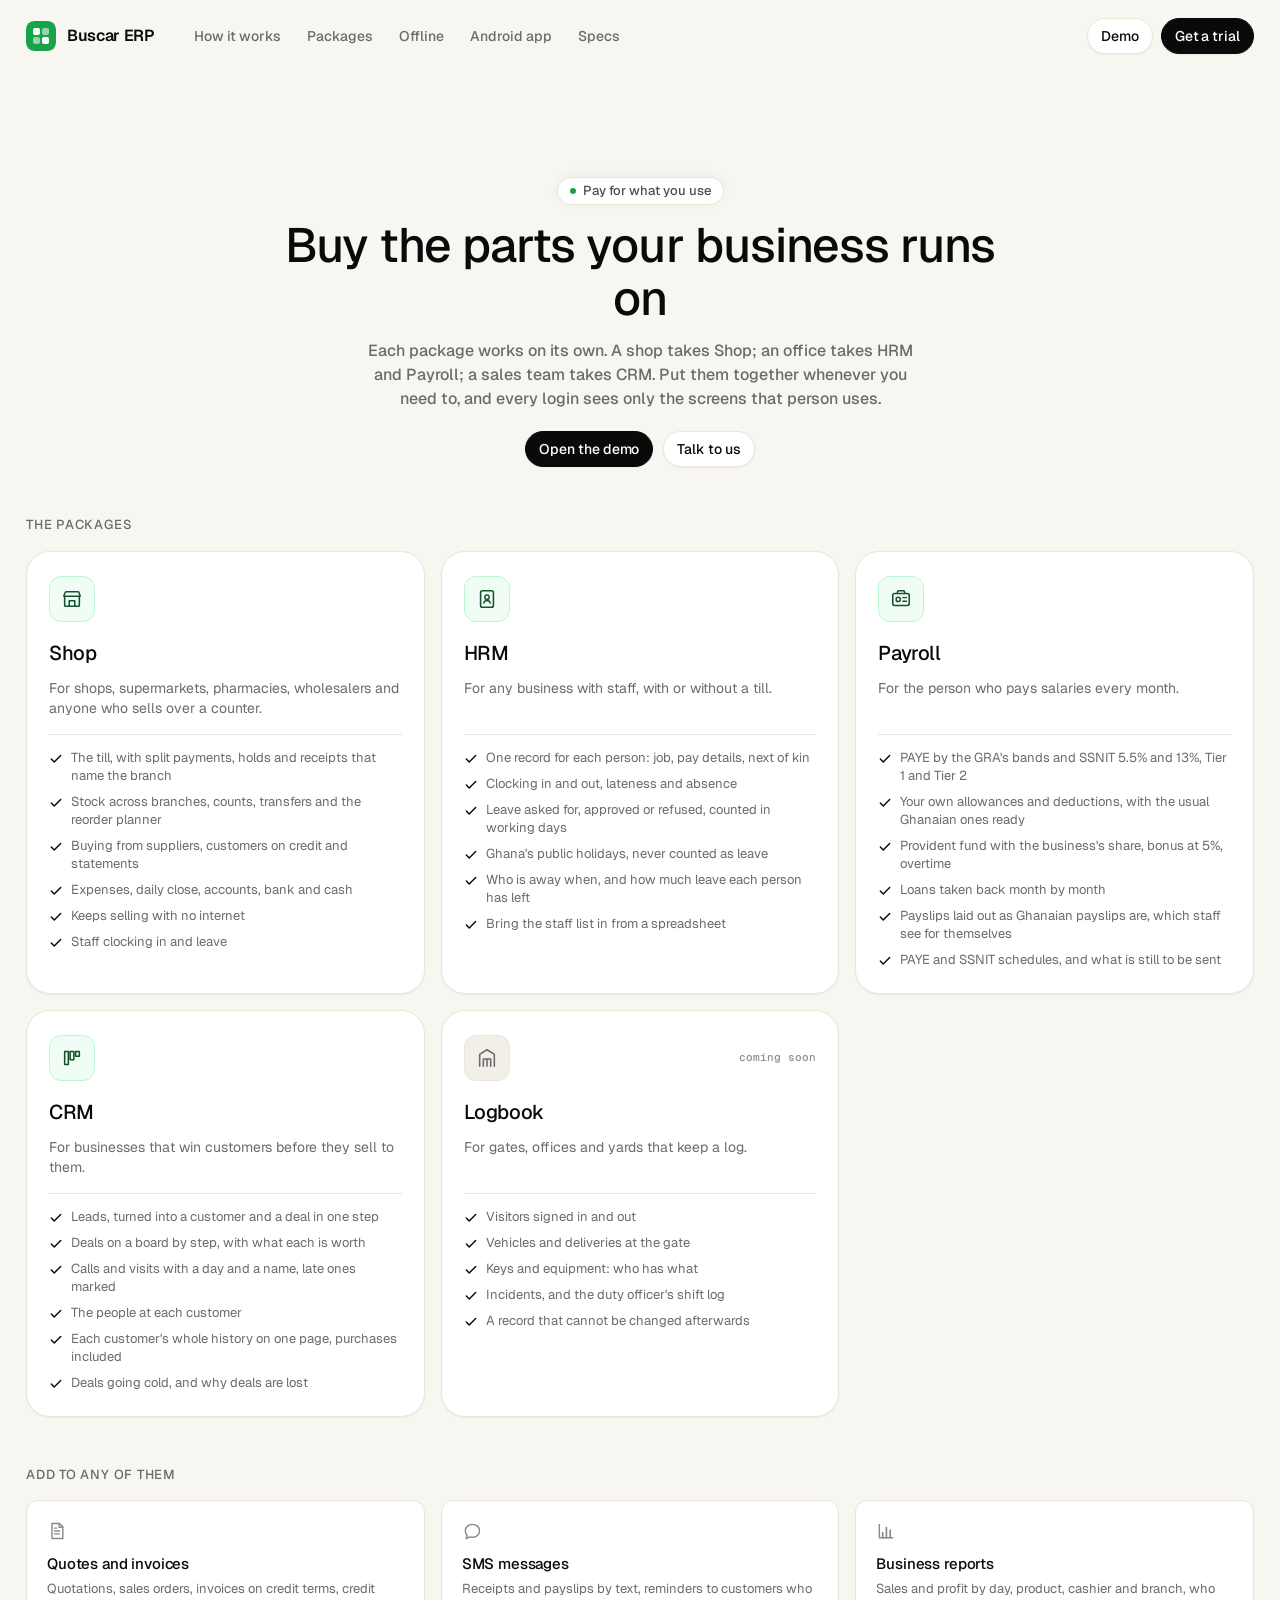
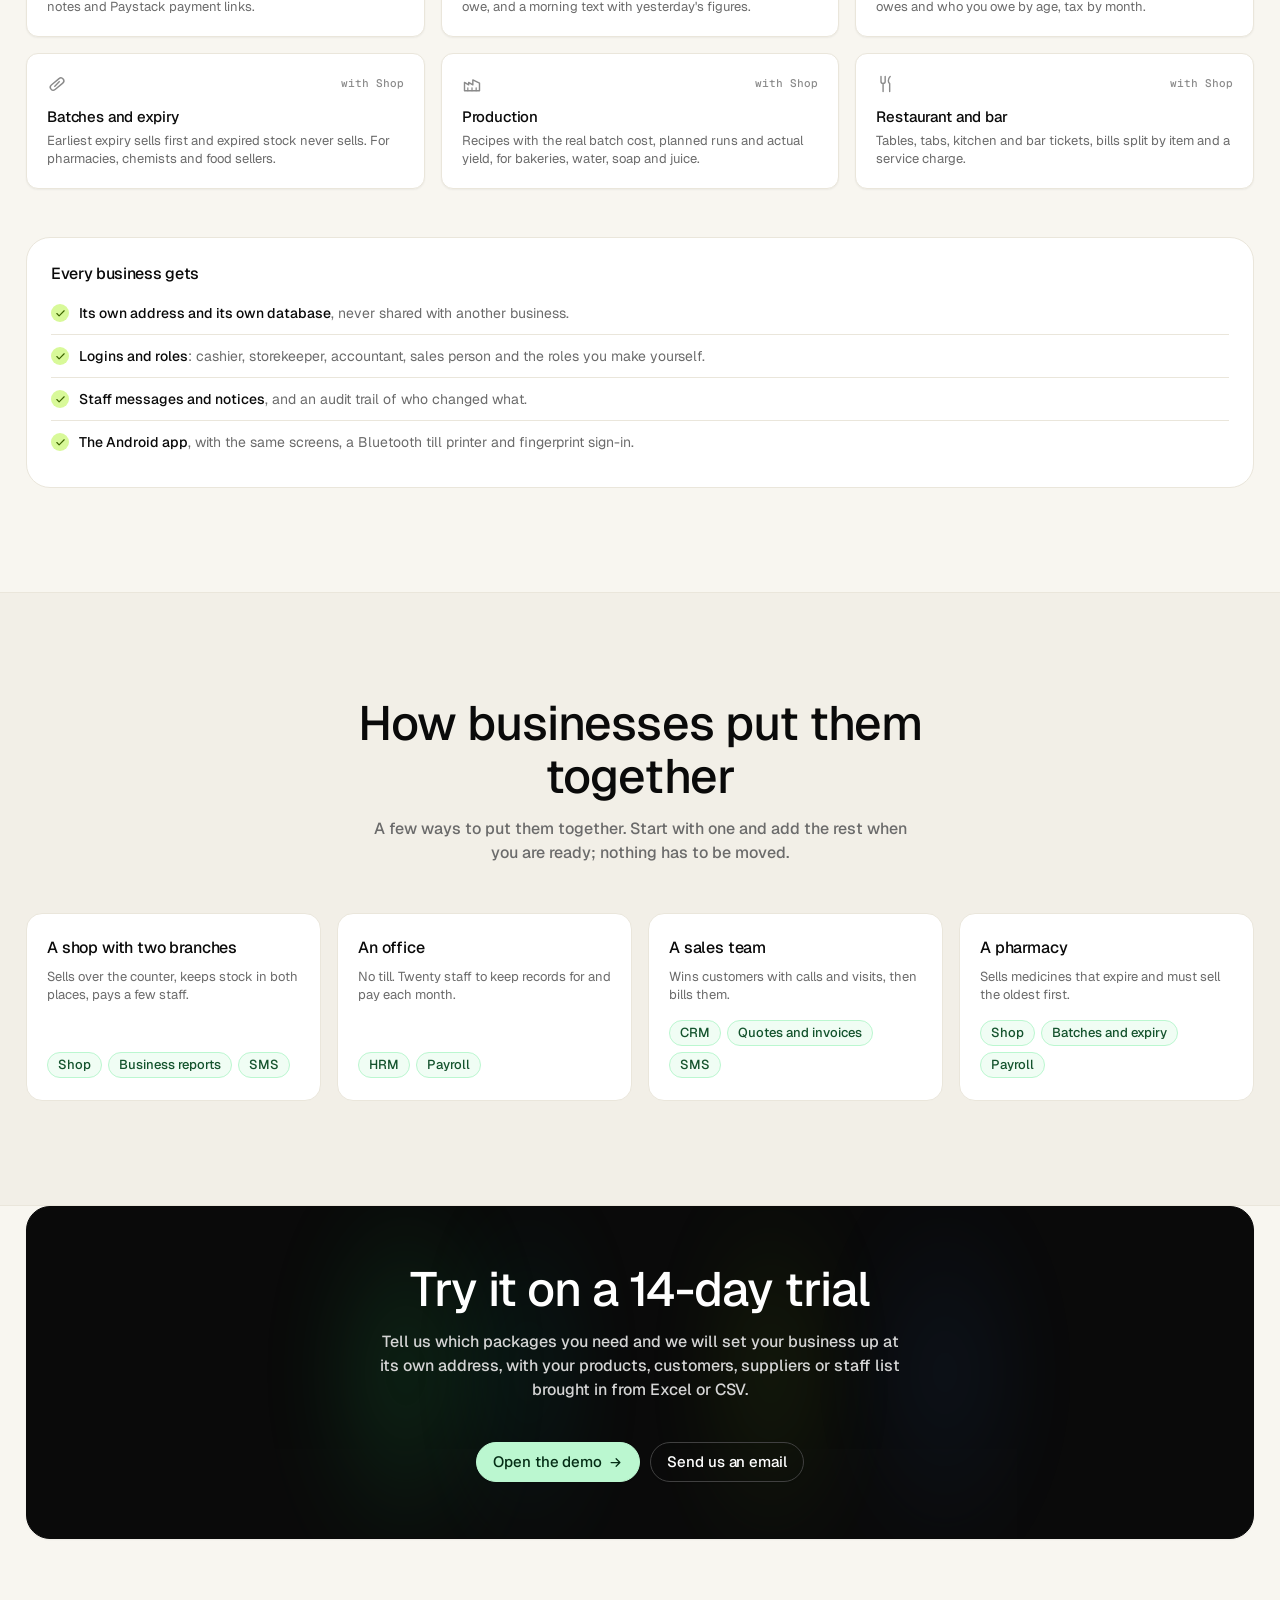
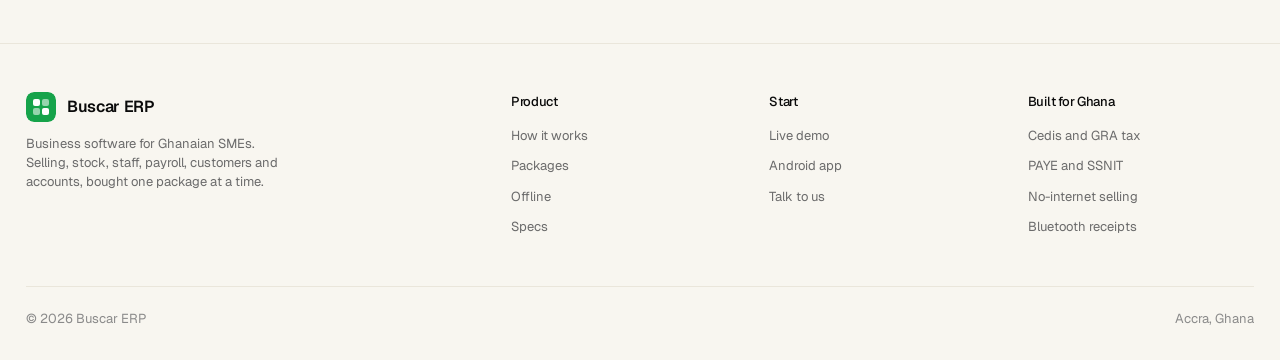
<file: packages.html>
<!doctype html>
<html lang="en">
<head>
<meta charset="utf-8">
<meta name="viewport" content="width=device-width,initial-scale=1">
<title>Packages — Buscar ERP</title>
<meta name="description" content="Buy only what your business runs on: Shop, HRM, Payroll or CRM, each on its own or together, with quotes and invoices, SMS and reports added to any of them.">
<meta name="theme-color" content="#ffffff">
<link rel="canonical" href="https://buscarhub.net/packages.html">
<meta property="og:type" content="website">
<meta property="og:title" content="Packages — Buscar ERP">
<meta property="og:description" content="Buy only what your business runs on: Shop, HRM, Payroll or CRM, each on its own or together, with quotes and invoices, SMS and reports added to any of them.">
<meta property="og:url" content="https://buscarhub.net/packages.html">
<meta name="twitter:card" content="summary_large_image">
<link rel="icon" href="assets/favicon.svg" type="image/svg+xml">
<link rel="preconnect" href="https://fonts.googleapis.com">
<link rel="preconnect" href="https://fonts.gstatic.com" crossorigin>
<link href="https://fonts.googleapis.com/css2?family=Geist:wght@400;500;600&family=Geist+Mono:wght@400;500&display=swap" rel="stylesheet">
<link rel="stylesheet" href="assets/tokens.css">
<link rel="stylesheet" href="assets/styles.css">
<link rel="stylesheet" href="assets/motion.css">
</head>
<body>

<svg width="0" height="0" style="position:absolute" aria-hidden="true" focusable="false"><defs>
<symbol id="i-check" viewBox="0 0 24 24"><path d="M20 6 9 17l-5-5" fill="none" stroke="currentColor" stroke-width="2.5" stroke-linecap="round" stroke-linejoin="round"/></symbol>
<symbol id="i-arw" viewBox="0 0 24 24"><path d="M5 12h13m-5-6 6 6-6 6" fill="none" stroke="currentColor" stroke-width="2" stroke-linecap="round" stroke-linejoin="round"/></symbol>
<symbol id="i-arw-sm" viewBox="0 0 24 24"><path d="M7 17 17 7m0 0H9m8 0v8" fill="none" stroke="currentColor" stroke-width="2" stroke-linecap="round" stroke-linejoin="round"/></symbol>
<symbol id="i-shop" viewBox="0 0 24 24"><path d="M3 9h18l-1.4-4.2A1.5 1.5 0 0 0 18.2 4H5.8a1.5 1.5 0 0 0-1.4 1.1L3 9Zm1 0v10a1 1 0 0 0 1 1h14a1 1 0 0 0 1-1V9M9 20v-6h6v6" fill="none" stroke="currentColor" stroke-width="1.7" stroke-linecap="round" stroke-linejoin="round"/></symbol>
<symbol id="i-box" viewBox="0 0 24 24"><path d="m12 3 8.5 4.6v8.8L12 21l-8.5-4.6V7.6L12 3Z" fill="none" stroke="currentColor" stroke-width="1.7" stroke-linejoin="round"/><path d="M3.5 7.6 12 12m0 0 8.5-4.4M12 12v9" fill="none" stroke="currentColor" stroke-width="1.7" stroke-linejoin="round"/></symbol>
<symbol id="i-book" viewBox="0 0 24 24"><path d="M4 5.5A2.5 2.5 0 0 1 6.5 3H19v15H6.5A2.5 2.5 0 0 0 4 20.5v-15Z" fill="none" stroke="currentColor" stroke-width="1.7" stroke-linejoin="round"/><path d="M4 20.5A2.5 2.5 0 0 1 6.5 18H19v3H6.5A2.5 2.5 0 0 1 4 20.5ZM8.5 7.5h6M8.5 11h4" fill="none" stroke="currentColor" stroke-width="1.7" stroke-linecap="round"/></symbol>
<symbol id="i-users" viewBox="0 0 24 24"><circle cx="9" cy="8" r="3.3" fill="none" stroke="currentColor" stroke-width="1.7"/><path d="M2.8 20a6.2 6.2 0 0 1 12.4 0M16.5 5.2a3.4 3.4 0 0 1 0 6.6M18 20a6.3 6.3 0 0 0-2-4.6" fill="none" stroke="currentColor" stroke-width="1.7" stroke-linecap="round"/></symbol>
<symbol id="i-chart" viewBox="0 0 24 24"><path d="M4 20V4M4 20h16" fill="none" stroke="currentColor" stroke-width="1.7" stroke-linecap="round"/><path d="M8 20v-6M12.5 20V8M17 20v-9" fill="none" stroke="currentColor" stroke-width="2" stroke-linecap="round"/></symbol>
<symbol id="i-msg" viewBox="0 0 24 24"><path d="M21 11.6a7.9 7.9 0 0 1-8.4 7.9 9 9 0 0 1-2.6-.4L5 21l1.2-3.6A7.6 7.6 0 0 1 4 11.6C4 7.2 7.8 4 12.5 4S21 7.2 21 11.6Z" fill="none" stroke="currentColor" stroke-width="1.7" stroke-linejoin="round"/></symbol>
<symbol id="i-invoice" viewBox="0 0 24 24"><path d="M6 3h9l4 4v14H6V3Z" fill="none" stroke="currentColor" stroke-width="1.7" stroke-linejoin="round"/><path d="M14.5 3v4.5H19M9 12h6M9 15.5h6M9 8.5h2.5" fill="none" stroke="currentColor" stroke-width="1.6" stroke-linecap="round"/></symbol>
<symbol id="i-payroll" viewBox="0 0 24 24"><rect x="3" y="6" width="18" height="13" rx="2" fill="none" stroke="currentColor" stroke-width="1.7"/><circle cx="9" cy="12.5" r="2.3" fill="none" stroke="currentColor" stroke-width="1.6"/><path d="M14 10.5h4M14 14.5h4M8 6V4.5A1.5 1.5 0 0 1 9.5 3h5A1.5 1.5 0 0 1 16 4.5V6" fill="none" stroke="currentColor" stroke-width="1.6" stroke-linecap="round"/></symbol>
<symbol id="i-pill" viewBox="0 0 24 24"><rect x="2.5" y="8.6" width="19" height="7" rx="3.5" transform="rotate(-40 12 12)" fill="none" stroke="currentColor" stroke-width="1.7"/><path d="M8.8 15.2 15.2 8.8" stroke="currentColor" stroke-width="1.7"/></symbol>
<symbol id="i-factory" viewBox="0 0 24 24"><path d="M3 20V10l5 3V10l5 3V7l8 4v9H3Z" fill="none" stroke="currentColor" stroke-width="1.7" stroke-linejoin="round"/><path d="M7 20v-3.5M12 20v-3.5M17 20v-3.5" fill="none" stroke="currentColor" stroke-width="1.5" stroke-linecap="round"/></symbol>
<symbol id="i-fork" viewBox="0 0 24 24"><path d="M6 3v6a2.5 2.5 0 0 0 5 0V3M8.5 11v10M17 3c-1.6 1.4-2.2 3-2.2 5.2 0 1.6.6 2.6 1.6 3.3V21" fill="none" stroke="currentColor" stroke-width="1.7" stroke-linecap="round" stroke-linejoin="round"/></symbol>
<symbol id="i-wifi" viewBox="0 0 24 24"><path d="M2.5 8.6a14 14 0 0 1 19 0M6 12.4a9 9 0 0 1 12 0M9.4 16.1a4.2 4.2 0 0 1 5.2 0" fill="none" stroke="currentColor" stroke-width="2" stroke-linecap="round"/><circle cx="12" cy="19.4" r="1.2" fill="currentColor"/></symbol>
<symbol id="i-wifi-off" viewBox="0 0 24 24"><path d="M6 12.4a9 9 0 0 1 5-2.3M9.4 16.1a4.2 4.2 0 0 1 3.6-.6M2.5 8.6A14 14 0 0 1 8 5.3M15 5.5a14 14 0 0 1 6.5 3.1" fill="none" stroke="currentColor" stroke-width="2" stroke-linecap="round"/><path d="M3 3l18 18" stroke="currentColor" stroke-width="2" stroke-linecap="round"/></symbol>
<symbol id="i-clock" viewBox="0 0 24 24"><circle cx="12" cy="12" r="8.5" fill="none" stroke="currentColor" stroke-width="1.8"/><path d="M12 7.4V12l3.2 2" fill="none" stroke="currentColor" stroke-width="1.8" stroke-linecap="round"/></symbol>
<symbol id="i-cloud" viewBox="0 0 24 24"><path d="M7 18a4 4 0 0 1-.4-8A5.5 5.5 0 0 1 17.3 9 3.7 3.7 0 0 1 17 18" fill="none" stroke="currentColor" stroke-width="1.7" stroke-linecap="round" stroke-linejoin="round"/><path d="M12 21v-8m-2.6 2.6L12 13l2.6 2.6" fill="none" stroke="currentColor" stroke-width="1.7" stroke-linecap="round" stroke-linejoin="round"/></symbol>
<symbol id="i-branch" viewBox="0 0 24 24"><circle cx="6.5" cy="5.5" r="2.3" fill="none" stroke="currentColor" stroke-width="1.7"/><circle cx="6.5" cy="18.5" r="2.3" fill="none" stroke="currentColor" stroke-width="1.7"/><circle cx="17.5" cy="12" r="2.3" fill="none" stroke="currentColor" stroke-width="1.7"/><path d="M6.5 7.9v8.2M8.9 6.6c4 .5 6.2 2 6.4 5M8.9 17.4c4-.5 6.2-2 6.4-5" fill="none" stroke="currentColor" stroke-width="1.6" stroke-linecap="round"/></symbol>
<symbol id="i-upload" viewBox="0 0 24 24"><path d="M4 15v3.5A1.5 1.5 0 0 0 5.5 20h13a1.5 1.5 0 0 0 1.5-1.5V15" fill="none" stroke="currentColor" stroke-width="1.7" stroke-linecap="round"/><path d="M12 16V4m-4 4 4-4 4 4" fill="none" stroke="currentColor" stroke-width="1.7" stroke-linecap="round" stroke-linejoin="round"/></symbol>
<symbol id="i-shield" viewBox="0 0 24 24"><path d="M12 3l7.5 2.6v6.2c0 4.3-3 7.6-7.5 9.2-4.5-1.6-7.5-4.9-7.5-9.2V5.6L12 3Z" fill="none" stroke="currentColor" stroke-width="1.7" stroke-linejoin="round"/><path d="m8.8 12 2.3 2.3 4.1-4.3" fill="none" stroke="currentColor" stroke-width="1.8" stroke-linecap="round" stroke-linejoin="round"/></symbol>
<symbol id="i-print" viewBox="0 0 24 24"><path d="M7 9V3.8h10V9M7 17H5a1.5 1.5 0 0 1-1.5-1.5v-5A1.5 1.5 0 0 1 5 9h14a1.5 1.5 0 0 1 1.5 1.5v5A1.5 1.5 0 0 1 19 17h-2" fill="none" stroke="currentColor" stroke-width="1.7" stroke-linecap="round" stroke-linejoin="round"/><rect x="7" y="14" width="10" height="6.3" rx="1" fill="none" stroke="currentColor" stroke-width="1.7"/></symbol>
<symbol id="i-scan" viewBox="0 0 24 24"><path d="M4 8.5V6a2 2 0 0 1 2-2h2.5M15.5 4H18a2 2 0 0 1 2 2v2.5M20 15.5V18a2 2 0 0 1-2 2h-2.5M8.5 20H6a2 2 0 0 1-2-2v-2.5" fill="none" stroke="currentColor" stroke-width="1.8" stroke-linecap="round"/><path d="M4 12h16" stroke="currentColor" stroke-width="1.8" stroke-linecap="round"/></symbol>
<symbol id="i-finger" viewBox="0 0 24 24"><path d="M12 3a8.5 8.5 0 0 0-8.5 8.5M12 3a8.5 8.5 0 0 1 8.5 8.5M12 6.6a5 5 0 0 0-5 5v2.9M12 6.6a5 5 0 0 1 5 5v4.4M12 10.2a1.8 1.8 0 0 0-1.8 1.8v6.5M12 10.2a1.8 1.8 0 0 1 1.8 1.8v7.6" fill="none" stroke="currentColor" stroke-width="1.6" stroke-linecap="round"/></symbol>
<symbol id="i-bell" viewBox="0 0 24 24"><path d="M6 10a6 6 0 0 1 12 0c0 3.4.8 5.2 1.6 6.2.4.5 0 1.3-.7 1.3H5.1c-.7 0-1.1-.8-.7-1.3C5.2 15.2 6 13.4 6 10Z" fill="none" stroke="currentColor" stroke-width="1.7" stroke-linejoin="round"/><path d="M10 20.3a2.2 2.2 0 0 0 4 0" fill="none" stroke="currentColor" stroke-width="1.7" stroke-linecap="round"/></symbol>
<symbol id="i-phone" viewBox="0 0 24 24"><rect x="6" y="2.6" width="12" height="18.8" rx="2.5" fill="none" stroke="currentColor" stroke-width="1.7"/><path d="M10.6 5.2h2.8" stroke="currentColor" stroke-width="1.6" stroke-linecap="round"/><circle cx="12" cy="18.2" r="1" fill="currentColor"/></symbol>
<symbol id="i-code" viewBox="0 0 24 24"><path d="m8.5 8-4.5 4 4.5 4M15.5 8l4.5 4-4.5 4" fill="none" stroke="currentColor" stroke-width="1.8" stroke-linecap="round" stroke-linejoin="round"/></symbol>
<symbol id="i-crm" viewBox="0 0 24 24"><path d="M4 5h4v14H4zM10 5h4v9h-4zM16 5h4v5h-4z" fill="none" stroke="currentColor" stroke-width="1.7" stroke-linejoin="round"/></symbol>
<symbol id="i-gate" viewBox="0 0 24 24"><path d="M4 21V8l8-5 8 5v13M8 21v-8h8v8M12 13v8" fill="none" stroke="currentColor" stroke-width="1.7" stroke-linecap="round" stroke-linejoin="round"/></symbol>
<symbol id="i-hrm" viewBox="0 0 24 24"><rect x="5" y="3" width="14" height="18" rx="2" fill="none" stroke="currentColor" stroke-width="1.7"/><circle cx="12" cy="10" r="2.4" fill="none" stroke="currentColor" stroke-width="1.6"/><path d="M8.5 16.5a3.6 3.6 0 0 1 7 0" fill="none" stroke="currentColor" stroke-width="1.6" stroke-linecap="round"/></symbol>
<symbol id="i-db" viewBox="0 0 24 24"><ellipse cx="12" cy="6" rx="7.5" ry="3" fill="none" stroke="currentColor" stroke-width="1.7"/><path d="M4.5 6v12c0 1.7 3.4 3 7.5 3s7.5-1.3 7.5-3V6M4.5 12c0 1.7 3.4 3 7.5 3s7.5-1.3 7.5-3" fill="none" stroke="currentColor" stroke-width="1.7"/></symbol>
</defs></svg>

<!-- ============ header ============ -->
<header class="hdr" id="hdr">
  <div class="wrap hdr__in">
    <a class="brand" href="index.html">
      <svg class="brand__mark" viewBox="0 0 30 30" aria-hidden="true">
        <rect width="30" height="30" rx="8" fill="#16a34a"/>
        <rect x="7" y="7" width="7" height="7" rx="2" fill="#ffffff"/>
        <rect x="16" y="7" width="7" height="7" rx="2" fill="#ffffff" opacity=".55"/>
        <rect x="7" y="16" width="7" height="7" rx="2" fill="#ffffff" opacity=".55"/>
        <rect x="16" y="16" width="7" height="7" rx="2" fill="#ffffff"/>
      </svg>
      <span class="brand__name">Buscar ERP</span>
    </a>
    <nav class="nav" id="nav" aria-label="Sections">
      <a href="how-it-works.html">How it works</a>
      <a href="packages.html" aria-current="page">Packages</a>
      <a href="offline.html">Offline</a>
      <a href="android.html">Android app</a>
      <a href="specs.html">Specs</a>
    </nav>
    <div class="hdr__end">
      <a class="btn btn--hide" href="https://demo.buscarapp.net" target="_blank" rel="noopener">Demo</a>
      <a class="btn btn--dark" href="talk.html">Get a trial</a>
      <button class="burger" id="burger" aria-expanded="false" aria-controls="nav" aria-label="Menu"><i></i><i></i><i></i></button>
    </div>
  </div>
</header>

<main id="top">

<!-- ============ packages ============ -->
<section class="sec" id="packages">
  <div class="wrap">
    <div class="sec__head">
      <span class="pill rv"><span class="pill__dot"></span>Pay for what you use</span>
      <h2 class="t-sec rv rv-d1">Buy the parts your business runs on</h2>
      <p class="t-lead rv rv-d2">
        Each package works on its own. A shop takes Shop; an office takes HRM and Payroll; a
        sales team takes CRM. Put them together whenever you need to, and every login sees only
        the screens that person uses.
      </p>
      <div class="sec__cta rv rv-d3">
        <a class="btn btn--dark" href="https://demo.buscarapp.net" target="_blank" rel="noopener">Open the demo</a>
        <a class="btn" href="talk.html">Talk to us</a>
      </div>
    </div>

    <h3 class="t-sub rv">The packages</h3>
    <div class="grid-3 fams">
      <article class="fam rv rv-d1">
        <div class="fam__top"><span class="fam__ico"><svg width="22" height="22" aria-hidden="true"><use href="#i-shop"/></svg></span></div>
        <h3>Shop</h3>
        <p class="fam__who">For shops, supermarkets, pharmacies, wholesalers and anyone who sells over a counter.</p>
        <ul class="plan__list">
          <li><svg width="14" height="14" aria-hidden="true"><use href="#i-check"/></svg><span>The till, with split payments, holds and receipts that name the branch</span></li><li><svg width="14" height="14" aria-hidden="true"><use href="#i-check"/></svg><span>Stock across branches, counts, transfers and the reorder planner</span></li><li><svg width="14" height="14" aria-hidden="true"><use href="#i-check"/></svg><span>Buying from suppliers, customers on credit and statements</span></li><li><svg width="14" height="14" aria-hidden="true"><use href="#i-check"/></svg><span>Expenses, daily close, accounts, bank and cash</span></li><li><svg width="14" height="14" aria-hidden="true"><use href="#i-check"/></svg><span>Keeps selling with no internet</span></li><li><svg width="14" height="14" aria-hidden="true"><use href="#i-check"/></svg><span>Staff clocking in and leave</span></li>
        </ul>
      </article>
      <article class="fam rv rv-d2">
        <div class="fam__top"><span class="fam__ico"><svg width="22" height="22" aria-hidden="true"><use href="#i-hrm"/></svg></span></div>
        <h3>HRM</h3>
        <p class="fam__who">For any business with staff, with or without a till.</p>
        <ul class="plan__list">
          <li><svg width="14" height="14" aria-hidden="true"><use href="#i-check"/></svg><span>One record for each person: job, pay details, next of kin</span></li><li><svg width="14" height="14" aria-hidden="true"><use href="#i-check"/></svg><span>Clocking in and out, lateness and absence</span></li><li><svg width="14" height="14" aria-hidden="true"><use href="#i-check"/></svg><span>Leave asked for, approved or refused, counted in working days</span></li><li><svg width="14" height="14" aria-hidden="true"><use href="#i-check"/></svg><span>Ghana's public holidays, never counted as leave</span></li><li><svg width="14" height="14" aria-hidden="true"><use href="#i-check"/></svg><span>Who is away when, and how much leave each person has left</span></li><li><svg width="14" height="14" aria-hidden="true"><use href="#i-check"/></svg><span>Bring the staff list in from a spreadsheet</span></li>
        </ul>
      </article>
      <article class="fam rv rv-d3">
        <div class="fam__top"><span class="fam__ico"><svg width="22" height="22" aria-hidden="true"><use href="#i-payroll"/></svg></span></div>
        <h3>Payroll</h3>
        <p class="fam__who">For the person who pays salaries every month.</p>
        <ul class="plan__list">
          <li><svg width="14" height="14" aria-hidden="true"><use href="#i-check"/></svg><span>PAYE by the GRA's bands and SSNIT 5.5% and 13%, Tier 1 and Tier 2</span></li><li><svg width="14" height="14" aria-hidden="true"><use href="#i-check"/></svg><span>Your own allowances and deductions, with the usual Ghanaian ones ready</span></li><li><svg width="14" height="14" aria-hidden="true"><use href="#i-check"/></svg><span>Provident fund with the business's share, bonus at 5%, overtime</span></li><li><svg width="14" height="14" aria-hidden="true"><use href="#i-check"/></svg><span>Loans taken back month by month</span></li><li><svg width="14" height="14" aria-hidden="true"><use href="#i-check"/></svg><span>Payslips laid out as Ghanaian payslips are, which staff see for themselves</span></li><li><svg width="14" height="14" aria-hidden="true"><use href="#i-check"/></svg><span>PAYE and SSNIT schedules, and what is still to be sent</span></li>
        </ul>
      </article>
      <article class="fam rv rv-d4">
        <div class="fam__top"><span class="fam__ico"><svg width="22" height="22" aria-hidden="true"><use href="#i-crm"/></svg></span></div>
        <h3>CRM</h3>
        <p class="fam__who">For businesses that win customers before they sell to them.</p>
        <ul class="plan__list">
          <li><svg width="14" height="14" aria-hidden="true"><use href="#i-check"/></svg><span>Leads, turned into a customer and a deal in one step</span></li><li><svg width="14" height="14" aria-hidden="true"><use href="#i-check"/></svg><span>Deals on a board by step, with what each is worth</span></li><li><svg width="14" height="14" aria-hidden="true"><use href="#i-check"/></svg><span>Calls and visits with a day and a name, late ones marked</span></li><li><svg width="14" height="14" aria-hidden="true"><use href="#i-check"/></svg><span>The people at each customer</span></li><li><svg width="14" height="14" aria-hidden="true"><use href="#i-check"/></svg><span>Each customer's whole history on one page, purchases included</span></li><li><svg width="14" height="14" aria-hidden="true"><use href="#i-check"/></svg><span>Deals going cold, and why deals are lost</span></li>
        </ul>
      </article>
      <article class="fam fam--soon rv rv-d5">
        <div class="fam__top"><span class="fam__ico"><svg width="22" height="22" aria-hidden="true"><use href="#i-gate"/></svg></span><span class="chip"><em>coming soon</em></span></div>
        <h3>Logbook</h3>
        <p class="fam__who">For gates, offices and yards that keep a log.</p>
        <ul class="plan__list">
          <li><svg width="14" height="14" aria-hidden="true"><use href="#i-check"/></svg><span>Visitors signed in and out</span></li><li><svg width="14" height="14" aria-hidden="true"><use href="#i-check"/></svg><span>Vehicles and deliveries at the gate</span></li><li><svg width="14" height="14" aria-hidden="true"><use href="#i-check"/></svg><span>Keys and equipment: who has what</span></li><li><svg width="14" height="14" aria-hidden="true"><use href="#i-check"/></svg><span>Incidents, and the duty officer's shift log</span></li><li><svg width="14" height="14" aria-hidden="true"><use href="#i-check"/></svg><span>A record that cannot be changed afterwards</span></li>
        </ul>
      </article>
    </div>

    <h3 class="t-sub rv">Add to any of them</h3>
    <div class="grid-3">
      <article class="card card--sm rv rv-d1"><div class="card__foot" style="padding:20px">
        <div class="row"><svg width="20" height="20" aria-hidden="true"><use href="#i-invoice"/></svg></div>
        <h3 style="margin-top:12px">Quotes and invoices</h3>
        <p>Quotations, sales orders, invoices on credit terms, credit notes and Paystack payment links.</p>
      </div></article>
      <article class="card card--sm rv rv-d2"><div class="card__foot" style="padding:20px">
        <div class="row"><svg width="20" height="20" aria-hidden="true"><use href="#i-msg"/></svg></div>
        <h3 style="margin-top:12px">SMS messages</h3>
        <p>Receipts and payslips by text, reminders to customers who owe, and a morning text with yesterday's figures.</p>
      </div></article>
      <article class="card card--sm rv rv-d3"><div class="card__foot" style="padding:20px">
        <div class="row"><svg width="20" height="20" aria-hidden="true"><use href="#i-chart"/></svg></div>
        <h3 style="margin-top:12px">Business reports</h3>
        <p>Sales and profit by day, product, cashier and branch, who owes and who you owe by age, tax by month.</p>
      </div></article>
      <article class="card card--sm rv rv-d4"><div class="card__foot" style="padding:20px">
        <div class="row"><svg width="20" height="20" aria-hidden="true"><use href="#i-pill"/></svg><span class="chip"><em>with Shop</em></span></div>
        <h3 style="margin-top:12px">Batches and expiry</h3>
        <p>Earliest expiry sells first and expired stock never sells. For pharmacies, chemists and food sellers.</p>
      </div></article>
      <article class="card card--sm rv rv-d5"><div class="card__foot" style="padding:20px">
        <div class="row"><svg width="20" height="20" aria-hidden="true"><use href="#i-factory"/></svg><span class="chip"><em>with Shop</em></span></div>
        <h3 style="margin-top:12px">Production</h3>
        <p>Recipes with the real batch cost, planned runs and actual yield, for bakeries, water, soap and juice.</p>
      </div></article>
      <article class="card card--sm rv rv-d6"><div class="card__foot" style="padding:20px">
        <div class="row"><svg width="20" height="20" aria-hidden="true"><use href="#i-fork"/></svg><span class="chip"><em>with Shop</em></span></div>
        <h3 style="margin-top:12px">Restaurant and bar</h3>
        <p>Tables, tabs, kitchen and bar tickets, bills split by item and a service charge.</p>
      </div></article>
    </div>

    <div class="always rv">
      <h3>Every business gets</h3>
      <ul class="checks">
        <li><span class="ck"><svg width="11" height="11" aria-hidden="true"><use href="#i-check"/></svg></span><span><b>Its own address and its own database</b>, never shared with another business.</span></li>
        <li><span class="ck"><svg width="11" height="11" aria-hidden="true"><use href="#i-check"/></svg></span><span><b>Logins and roles</b>: cashier, storekeeper, accountant, sales person and the roles you make yourself.</span></li>
        <li><span class="ck"><svg width="11" height="11" aria-hidden="true"><use href="#i-check"/></svg></span><span><b>Staff messages and notices</b>, and an audit trail of who changed what.</span></li>
        <li><span class="ck"><svg width="11" height="11" aria-hidden="true"><use href="#i-check"/></svg></span><span><b>The Android app</b>, with the same screens, a Bluetooth till printer and fingerprint sign-in.</span></li>
      </ul>
    </div>
  </div>
</section>

<!-- ============ combinations ============ -->
<section class="sec sec--alt" id="combinations">
  <div class="wrap">
    <div class="sec__head">
      <h2 class="t-sec rv">How businesses put them together</h2>
      <p class="t-lead rv rv-d1">A few ways to put them together. Start with one and add the rest when you are ready; nothing has to be moved.</p>
    </div>
    <div class="grid-4">
      <article class="combo rv rv-d1">
        <h3>A shop with two branches</h3>
        <p>Sells over the counter, keeps stock in both places, pays a few staff.</p>
        <div class="combo__parts"><span class="chip">Shop</span><span class="chip">Business reports</span><span class="chip">SMS</span></div>
      </article>
      <article class="combo rv rv-d2">
        <h3>An office</h3>
        <p>No till. Twenty staff to keep records for and pay each month.</p>
        <div class="combo__parts"><span class="chip">HRM</span><span class="chip">Payroll</span></div>
      </article>
      <article class="combo rv rv-d3">
        <h3>A sales team</h3>
        <p>Wins customers with calls and visits, then bills them.</p>
        <div class="combo__parts"><span class="chip">CRM</span><span class="chip">Quotes and invoices</span><span class="chip">SMS</span></div>
      </article>
      <article class="combo rv rv-d4">
        <h3>A pharmacy</h3>
        <p>Sells medicines that expire and must sell the oldest first.</p>
        <div class="combo__parts"><span class="chip">Shop</span><span class="chip">Batches and expiry</span><span class="chip">Payroll</span></div>
      </article>
    </div>
  </div>
</section>

<!-- ============ cta ============ -->
<section class="sec sec--tight" id="talk" style="padding-top:0">
  <div class="wrap">
    <div class="cta cta--dark rv">
      <div class="prism" aria-hidden="true"><i></i><i></i><i></i><i></i></div>
      <div class="cta__in">
        <h2 class="t-sec">Try it on a 14-day trial</h2>
        <p class="t-lead">
          Tell us which packages you need and we will set your business up at its own address,
          with your products, customers, suppliers or staff list brought in from Excel or CSV.
        </p>
        <div class="hero__cta">
          <a class="btn btn--lime btn--lg" href="https://demo.buscarapp.net" target="_blank" rel="noopener">
            Open the demo <svg class="arw" width="15" height="15" aria-hidden="true"><use href="#i-arw"/></svg>
          </a>
          <!-- WhatsApp: put the business number in international form with no +, spaces or
               dashes (for example 233244123456) and delete this comment to turn the button on.
          <a class="btn btn--lg" href="https://wa.me/233XXXXXXXXX" target="_blank" rel="noopener">Chat on WhatsApp</a>
          -->
          <a class="btn btn--lg" href="mailto:hello@buscarhub.net?subject=Buscar%20ERP">Send us an email</a>
        </div>
      </div>
    </div>
  </div>
</section>

</main>

<!-- ============ footer ============ -->
<footer class="ft">
  <div class="wrap">
    <div class="ft__grid">
      <div>
        <a class="brand" href="index.html">
          <svg class="brand__mark" viewBox="0 0 30 30" aria-hidden="true">
            <rect width="30" height="30" rx="8" fill="#16a34a"/>
            <rect x="7" y="7" width="7" height="7" rx="2" fill="#ffffff"/>
            <rect x="16" y="7" width="7" height="7" rx="2" fill="#ffffff" opacity=".55"/>
            <rect x="7" y="16" width="7" height="7" rx="2" fill="#ffffff" opacity=".55"/>
            <rect x="16" y="16" width="7" height="7" rx="2" fill="#ffffff"/>
          </svg>
          <span class="brand__name">Buscar ERP</span>
        </a>
        <p>Business software for Ghanaian SMEs. Selling, stock, staff, payroll, customers and accounts, bought one package at a time.</p>
      </div>
      <div>
        <h4>Product</h4>
        <ul>
          <li><a href="how-it-works.html">How it works</a></li>
          <li><a href="packages.html">Packages</a></li>
          <li><a href="offline.html">Offline</a></li>
          <li><a href="specs.html">Specs</a></li>
        </ul>
      </div>
      <div>
        <h4>Start</h4>
        <ul>
          <li><a href="https://demo.buscarapp.net" target="_blank" rel="noopener">Live demo</a></li>
          <li><a href="android.html">Android app</a></li>
          <li><a href="talk.html">Talk to us</a></li>
        </ul>
      </div>
      <div>
        <h4>Built for Ghana</h4>
        <ul>
          <li><a href="specs.html">Cedis and GRA tax</a></li>
          <li><a href="packages.html">PAYE and SSNIT</a></li>
          <li><a href="offline.html">No-internet selling</a></li>
          <li><a href="android.html">Bluetooth receipts</a></li>
        </ul>
      </div>
    </div>
    <div class="ft__btm">
      <span>&copy; <span id="yr">2026</span> Buscar ERP</span>
      <span>Accra, Ghana</span>
    </div>
  </div>
</footer>

<script src="assets/app.js" defer></script>
</body>
</html>
</file>
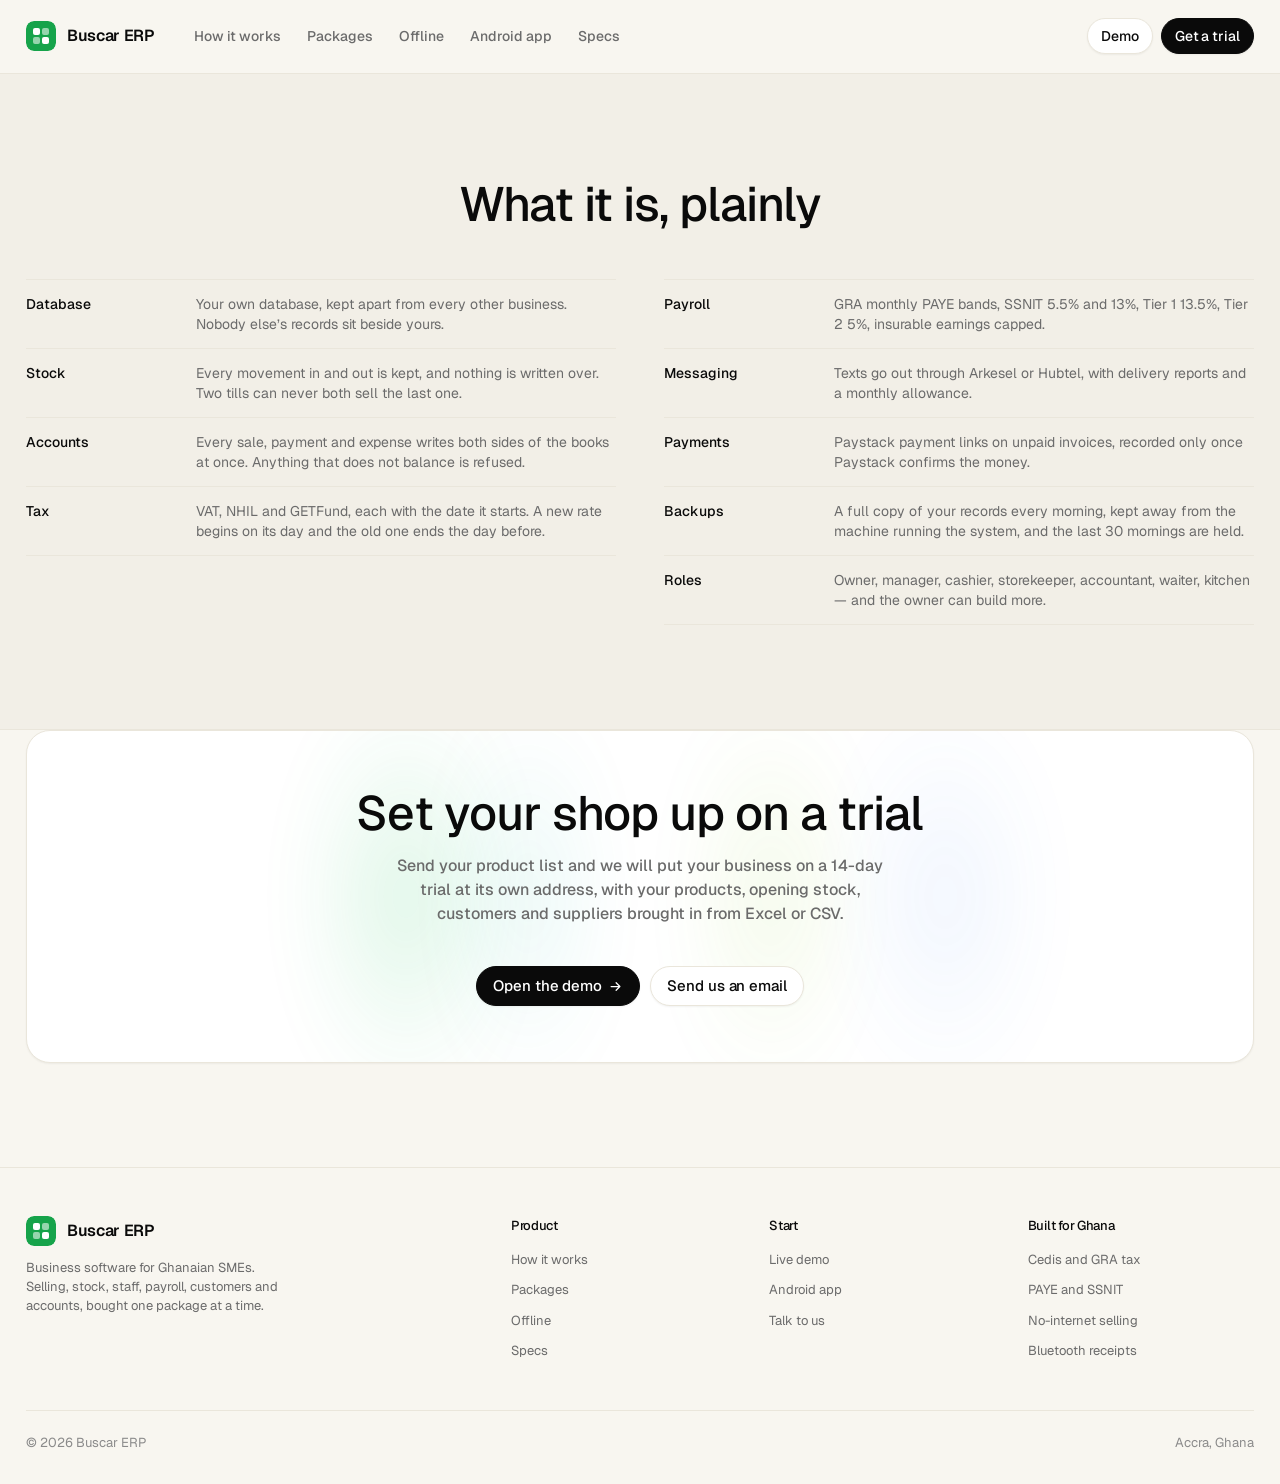
<file: specs.html>
<!doctype html>
<html lang="en">
<head>
<meta charset="utf-8">
<meta name="viewport" content="width=device-width,initial-scale=1">
<title>What it is, plainly — Buscar ERP</title>
<meta name="description" content="Your own database, stock as a running record, both sides of the books on every event, dated tax, payroll, messaging, payments, backups and roles.">
<meta name="theme-color" content="#ffffff">
<link rel="canonical" href="https://buscarhub.net/specs.html">
<meta property="og:type" content="website">
<meta property="og:title" content="What it is, plainly — Buscar ERP">
<meta property="og:description" content="Your own database, stock as a running record, both sides of the books on every event, dated tax, payroll, messaging, payments, backups and roles.">
<meta property="og:url" content="https://buscarhub.net/specs.html">
<meta name="twitter:card" content="summary_large_image">
<link rel="icon" href="assets/favicon.svg" type="image/svg+xml">
<link rel="preconnect" href="https://fonts.googleapis.com">
<link rel="preconnect" href="https://fonts.gstatic.com" crossorigin>
<link href="https://fonts.googleapis.com/css2?family=Geist:wght@400;500;600&family=Geist+Mono:wght@400;500&display=swap" rel="stylesheet">
<link rel="stylesheet" href="assets/tokens.css">
<link rel="stylesheet" href="assets/styles.css">
<link rel="stylesheet" href="assets/motion.css">
</head>
<body>

<svg width="0" height="0" style="position:absolute" aria-hidden="true" focusable="false"><defs>
<symbol id="i-check" viewBox="0 0 24 24"><path d="M20 6 9 17l-5-5" fill="none" stroke="currentColor" stroke-width="2.5" stroke-linecap="round" stroke-linejoin="round"/></symbol>
<symbol id="i-arw" viewBox="0 0 24 24"><path d="M5 12h13m-5-6 6 6-6 6" fill="none" stroke="currentColor" stroke-width="2" stroke-linecap="round" stroke-linejoin="round"/></symbol>
<symbol id="i-arw-sm" viewBox="0 0 24 24"><path d="M7 17 17 7m0 0H9m8 0v8" fill="none" stroke="currentColor" stroke-width="2" stroke-linecap="round" stroke-linejoin="round"/></symbol>
<symbol id="i-shop" viewBox="0 0 24 24"><path d="M3 9h18l-1.4-4.2A1.5 1.5 0 0 0 18.2 4H5.8a1.5 1.5 0 0 0-1.4 1.1L3 9Zm1 0v10a1 1 0 0 0 1 1h14a1 1 0 0 0 1-1V9M9 20v-6h6v6" fill="none" stroke="currentColor" stroke-width="1.7" stroke-linecap="round" stroke-linejoin="round"/></symbol>
<symbol id="i-box" viewBox="0 0 24 24"><path d="m12 3 8.5 4.6v8.8L12 21l-8.5-4.6V7.6L12 3Z" fill="none" stroke="currentColor" stroke-width="1.7" stroke-linejoin="round"/><path d="M3.5 7.6 12 12m0 0 8.5-4.4M12 12v9" fill="none" stroke="currentColor" stroke-width="1.7" stroke-linejoin="round"/></symbol>
<symbol id="i-book" viewBox="0 0 24 24"><path d="M4 5.5A2.5 2.5 0 0 1 6.5 3H19v15H6.5A2.5 2.5 0 0 0 4 20.5v-15Z" fill="none" stroke="currentColor" stroke-width="1.7" stroke-linejoin="round"/><path d="M4 20.5A2.5 2.5 0 0 1 6.5 18H19v3H6.5A2.5 2.5 0 0 1 4 20.5ZM8.5 7.5h6M8.5 11h4" fill="none" stroke="currentColor" stroke-width="1.7" stroke-linecap="round"/></symbol>
<symbol id="i-users" viewBox="0 0 24 24"><circle cx="9" cy="8" r="3.3" fill="none" stroke="currentColor" stroke-width="1.7"/><path d="M2.8 20a6.2 6.2 0 0 1 12.4 0M16.5 5.2a3.4 3.4 0 0 1 0 6.6M18 20a6.3 6.3 0 0 0-2-4.6" fill="none" stroke="currentColor" stroke-width="1.7" stroke-linecap="round"/></symbol>
<symbol id="i-chart" viewBox="0 0 24 24"><path d="M4 20V4M4 20h16" fill="none" stroke="currentColor" stroke-width="1.7" stroke-linecap="round"/><path d="M8 20v-6M12.5 20V8M17 20v-9" fill="none" stroke="currentColor" stroke-width="2" stroke-linecap="round"/></symbol>
<symbol id="i-msg" viewBox="0 0 24 24"><path d="M21 11.6a7.9 7.9 0 0 1-8.4 7.9 9 9 0 0 1-2.6-.4L5 21l1.2-3.6A7.6 7.6 0 0 1 4 11.6C4 7.2 7.8 4 12.5 4S21 7.2 21 11.6Z" fill="none" stroke="currentColor" stroke-width="1.7" stroke-linejoin="round"/></symbol>
<symbol id="i-invoice" viewBox="0 0 24 24"><path d="M6 3h9l4 4v14H6V3Z" fill="none" stroke="currentColor" stroke-width="1.7" stroke-linejoin="round"/><path d="M14.5 3v4.5H19M9 12h6M9 15.5h6M9 8.5h2.5" fill="none" stroke="currentColor" stroke-width="1.6" stroke-linecap="round"/></symbol>
<symbol id="i-payroll" viewBox="0 0 24 24"><rect x="3" y="6" width="18" height="13" rx="2" fill="none" stroke="currentColor" stroke-width="1.7"/><circle cx="9" cy="12.5" r="2.3" fill="none" stroke="currentColor" stroke-width="1.6"/><path d="M14 10.5h4M14 14.5h4M8 6V4.5A1.5 1.5 0 0 1 9.5 3h5A1.5 1.5 0 0 1 16 4.5V6" fill="none" stroke="currentColor" stroke-width="1.6" stroke-linecap="round"/></symbol>
<symbol id="i-pill" viewBox="0 0 24 24"><rect x="2.5" y="8.6" width="19" height="7" rx="3.5" transform="rotate(-40 12 12)" fill="none" stroke="currentColor" stroke-width="1.7"/><path d="M8.8 15.2 15.2 8.8" stroke="currentColor" stroke-width="1.7"/></symbol>
<symbol id="i-factory" viewBox="0 0 24 24"><path d="M3 20V10l5 3V10l5 3V7l8 4v9H3Z" fill="none" stroke="currentColor" stroke-width="1.7" stroke-linejoin="round"/><path d="M7 20v-3.5M12 20v-3.5M17 20v-3.5" fill="none" stroke="currentColor" stroke-width="1.5" stroke-linecap="round"/></symbol>
<symbol id="i-fork" viewBox="0 0 24 24"><path d="M6 3v6a2.5 2.5 0 0 0 5 0V3M8.5 11v10M17 3c-1.6 1.4-2.2 3-2.2 5.2 0 1.6.6 2.6 1.6 3.3V21" fill="none" stroke="currentColor" stroke-width="1.7" stroke-linecap="round" stroke-linejoin="round"/></symbol>
<symbol id="i-wifi" viewBox="0 0 24 24"><path d="M2.5 8.6a14 14 0 0 1 19 0M6 12.4a9 9 0 0 1 12 0M9.4 16.1a4.2 4.2 0 0 1 5.2 0" fill="none" stroke="currentColor" stroke-width="2" stroke-linecap="round"/><circle cx="12" cy="19.4" r="1.2" fill="currentColor"/></symbol>
<symbol id="i-wifi-off" viewBox="0 0 24 24"><path d="M6 12.4a9 9 0 0 1 5-2.3M9.4 16.1a4.2 4.2 0 0 1 3.6-.6M2.5 8.6A14 14 0 0 1 8 5.3M15 5.5a14 14 0 0 1 6.5 3.1" fill="none" stroke="currentColor" stroke-width="2" stroke-linecap="round"/><path d="M3 3l18 18" stroke="currentColor" stroke-width="2" stroke-linecap="round"/></symbol>
<symbol id="i-clock" viewBox="0 0 24 24"><circle cx="12" cy="12" r="8.5" fill="none" stroke="currentColor" stroke-width="1.8"/><path d="M12 7.4V12l3.2 2" fill="none" stroke="currentColor" stroke-width="1.8" stroke-linecap="round"/></symbol>
<symbol id="i-cloud" viewBox="0 0 24 24"><path d="M7 18a4 4 0 0 1-.4-8A5.5 5.5 0 0 1 17.3 9 3.7 3.7 0 0 1 17 18" fill="none" stroke="currentColor" stroke-width="1.7" stroke-linecap="round" stroke-linejoin="round"/><path d="M12 21v-8m-2.6 2.6L12 13l2.6 2.6" fill="none" stroke="currentColor" stroke-width="1.7" stroke-linecap="round" stroke-linejoin="round"/></symbol>
<symbol id="i-branch" viewBox="0 0 24 24"><circle cx="6.5" cy="5.5" r="2.3" fill="none" stroke="currentColor" stroke-width="1.7"/><circle cx="6.5" cy="18.5" r="2.3" fill="none" stroke="currentColor" stroke-width="1.7"/><circle cx="17.5" cy="12" r="2.3" fill="none" stroke="currentColor" stroke-width="1.7"/><path d="M6.5 7.9v8.2M8.9 6.6c4 .5 6.2 2 6.4 5M8.9 17.4c4-.5 6.2-2 6.4-5" fill="none" stroke="currentColor" stroke-width="1.6" stroke-linecap="round"/></symbol>
<symbol id="i-upload" viewBox="0 0 24 24"><path d="M4 15v3.5A1.5 1.5 0 0 0 5.5 20h13a1.5 1.5 0 0 0 1.5-1.5V15" fill="none" stroke="currentColor" stroke-width="1.7" stroke-linecap="round"/><path d="M12 16V4m-4 4 4-4 4 4" fill="none" stroke="currentColor" stroke-width="1.7" stroke-linecap="round" stroke-linejoin="round"/></symbol>
<symbol id="i-shield" viewBox="0 0 24 24"><path d="M12 3l7.5 2.6v6.2c0 4.3-3 7.6-7.5 9.2-4.5-1.6-7.5-4.9-7.5-9.2V5.6L12 3Z" fill="none" stroke="currentColor" stroke-width="1.7" stroke-linejoin="round"/><path d="m8.8 12 2.3 2.3 4.1-4.3" fill="none" stroke="currentColor" stroke-width="1.8" stroke-linecap="round" stroke-linejoin="round"/></symbol>
<symbol id="i-print" viewBox="0 0 24 24"><path d="M7 9V3.8h10V9M7 17H5a1.5 1.5 0 0 1-1.5-1.5v-5A1.5 1.5 0 0 1 5 9h14a1.5 1.5 0 0 1 1.5 1.5v5A1.5 1.5 0 0 1 19 17h-2" fill="none" stroke="currentColor" stroke-width="1.7" stroke-linecap="round" stroke-linejoin="round"/><rect x="7" y="14" width="10" height="6.3" rx="1" fill="none" stroke="currentColor" stroke-width="1.7"/></symbol>
<symbol id="i-scan" viewBox="0 0 24 24"><path d="M4 8.5V6a2 2 0 0 1 2-2h2.5M15.5 4H18a2 2 0 0 1 2 2v2.5M20 15.5V18a2 2 0 0 1-2 2h-2.5M8.5 20H6a2 2 0 0 1-2-2v-2.5" fill="none" stroke="currentColor" stroke-width="1.8" stroke-linecap="round"/><path d="M4 12h16" stroke="currentColor" stroke-width="1.8" stroke-linecap="round"/></symbol>
<symbol id="i-finger" viewBox="0 0 24 24"><path d="M12 3a8.5 8.5 0 0 0-8.5 8.5M12 3a8.5 8.5 0 0 1 8.5 8.5M12 6.6a5 5 0 0 0-5 5v2.9M12 6.6a5 5 0 0 1 5 5v4.4M12 10.2a1.8 1.8 0 0 0-1.8 1.8v6.5M12 10.2a1.8 1.8 0 0 1 1.8 1.8v7.6" fill="none" stroke="currentColor" stroke-width="1.6" stroke-linecap="round"/></symbol>
<symbol id="i-bell" viewBox="0 0 24 24"><path d="M6 10a6 6 0 0 1 12 0c0 3.4.8 5.2 1.6 6.2.4.5 0 1.3-.7 1.3H5.1c-.7 0-1.1-.8-.7-1.3C5.2 15.2 6 13.4 6 10Z" fill="none" stroke="currentColor" stroke-width="1.7" stroke-linejoin="round"/><path d="M10 20.3a2.2 2.2 0 0 0 4 0" fill="none" stroke="currentColor" stroke-width="1.7" stroke-linecap="round"/></symbol>
<symbol id="i-phone" viewBox="0 0 24 24"><rect x="6" y="2.6" width="12" height="18.8" rx="2.5" fill="none" stroke="currentColor" stroke-width="1.7"/><path d="M10.6 5.2h2.8" stroke="currentColor" stroke-width="1.6" stroke-linecap="round"/><circle cx="12" cy="18.2" r="1" fill="currentColor"/></symbol>
<symbol id="i-code" viewBox="0 0 24 24"><path d="m8.5 8-4.5 4 4.5 4M15.5 8l4.5 4-4.5 4" fill="none" stroke="currentColor" stroke-width="1.8" stroke-linecap="round" stroke-linejoin="round"/></symbol>
<symbol id="i-db" viewBox="0 0 24 24"><ellipse cx="12" cy="6" rx="7.5" ry="3" fill="none" stroke="currentColor" stroke-width="1.7"/><path d="M4.5 6v12c0 1.7 3.4 3 7.5 3s7.5-1.3 7.5-3V6M4.5 12c0 1.7 3.4 3 7.5 3s7.5-1.3 7.5-3" fill="none" stroke="currentColor" stroke-width="1.7"/></symbol>
</defs></svg>

<!-- ============ header ============ -->
<header class="hdr" id="hdr">
  <div class="wrap hdr__in">
    <a class="brand" href="index.html">
      <svg class="brand__mark" viewBox="0 0 30 30" aria-hidden="true">
        <rect width="30" height="30" rx="8" fill="#16a34a"/>
        <rect x="7" y="7" width="7" height="7" rx="2" fill="#ffffff"/>
        <rect x="16" y="7" width="7" height="7" rx="2" fill="#ffffff" opacity=".55"/>
        <rect x="7" y="16" width="7" height="7" rx="2" fill="#ffffff" opacity=".55"/>
        <rect x="16" y="16" width="7" height="7" rx="2" fill="#ffffff"/>
      </svg>
      <span class="brand__name">Buscar ERP</span>
    </a>
    <nav class="nav" id="nav" aria-label="Sections">
      <a href="how-it-works.html">How it works</a>
      <a href="packages.html">Packages</a>
      <a href="offline.html">Offline</a>
      <a href="android.html">Android app</a>
      <a href="specs.html" aria-current="page">Specs</a>
    </nav>
    <div class="hdr__end">
      <a class="btn btn--hide" href="https://demo.buscarapp.net" target="_blank" rel="noopener">Demo</a>
      <a class="btn btn--dark" href="talk.html">Get a trial</a>
      <button class="burger" id="burger" aria-expanded="false" aria-controls="nav" aria-label="Menu"><i></i><i></i><i></i></button>
    </div>
  </div>
</header>

<main id="top">

<!-- ============ specs ============ -->
<section class="sec sec--alt" id="specs">
  <div class="wrap">
    <div class="sec__head">
      <h2 class="t-sec rv rv-d1">What it is, plainly</h2>
    </div>
    <div class="grid-2" style="gap:16px 48px;align-items:start">
      <ul class="specs rv rv-d2">
        <li><span class="k">Database</span><span class="v">Your own database, kept apart from every other business. Nobody else’s records sit beside yours.</span></li>
        <li><span class="k">Stock</span><span class="v">Every movement in and out is kept, and nothing is written over. Two tills can never both sell the last one.</span></li>
        <li><span class="k">Accounts</span><span class="v">Every sale, payment and expense writes both sides of the books at once. Anything that does not balance is refused.</span></li>
        <li><span class="k">Tax</span><span class="v">VAT, NHIL and GETFund, each with the date it starts. A new rate begins on its day and the old one ends the day before.</span></li>
      </ul>
      <ul class="specs rv rv-d3">
        <li><span class="k">Payroll</span><span class="v">GRA monthly PAYE bands, SSNIT 5.5% and 13%, Tier 1 13.5%, Tier 2 5%, insurable earnings capped.</span></li>
        <li><span class="k">Messaging</span><span class="v">Texts go out through Arkesel or Hubtel, with delivery reports and a monthly allowance.</span></li>
        <li><span class="k">Payments</span><span class="v">Paystack payment links on unpaid invoices, recorded only once Paystack confirms the money.</span></li>
        <li><span class="k">Backups</span><span class="v">A full copy of your records every morning, kept away from the machine running the system, and the last 30 mornings are held.</span></li>
        <li><span class="k">Roles</span><span class="v">Owner, manager, cashier, storekeeper, accountant, waiter, kitchen — and the owner can build more.</span></li>
      </ul>
    </div>
  </div>
</section>

<!-- ============ cta ============ -->
<section class="sec sec--tight" id="talk" style="padding-top:0">
  <div class="wrap">
    <div class="cta rv">
      <div class="prism" aria-hidden="true"><i></i><i></i><i></i><i></i></div>
      <div class="cta__in">
        <h2 class="t-sec">Set your shop up on a trial</h2>
        <p class="t-lead">
          Send your product list and we will put your business on a 14-day trial at its own
          address, with your products, opening stock, customers and suppliers brought in from
          Excel or CSV.
        </p>
        <div class="hero__cta">
          <a class="btn btn--dark btn--lg" href="https://demo.buscarapp.net" target="_blank" rel="noopener">
            Open the demo <svg class="arw" width="15" height="15" aria-hidden="true"><use href="#i-arw"/></svg>
          </a>
          <!-- WhatsApp: put the business number in international form with no +, spaces or
               dashes (for example 233244123456) and delete this comment to turn the button on.
          <a class="btn btn--lg" href="https://wa.me/233XXXXXXXXX" target="_blank" rel="noopener">Chat on WhatsApp</a>
          -->
          <a class="btn btn--lg" href="mailto:hello@buscarhub.net?subject=Buscar%20ERP">Send us an email</a>
        </div>
      </div>
    </div>
  </div>
</section>

</main>

<!-- ============ footer ============ -->
<footer class="ft">
  <div class="wrap">
    <div class="ft__grid">
      <div>
        <a class="brand" href="index.html">
          <svg class="brand__mark" viewBox="0 0 30 30" aria-hidden="true">
            <rect width="30" height="30" rx="8" fill="#16a34a"/>
            <rect x="7" y="7" width="7" height="7" rx="2" fill="#ffffff"/>
            <rect x="16" y="7" width="7" height="7" rx="2" fill="#ffffff" opacity=".55"/>
            <rect x="7" y="16" width="7" height="7" rx="2" fill="#ffffff" opacity=".55"/>
            <rect x="16" y="16" width="7" height="7" rx="2" fill="#ffffff"/>
          </svg>
          <span class="brand__name">Buscar ERP</span>
        </a>
        <p>Business software for Ghanaian SMEs. Selling, stock, staff, payroll, customers and accounts, bought one package at a time.</p>
      </div>
      <div>
        <h4>Product</h4>
        <ul>
          <li><a href="how-it-works.html">How it works</a></li>
          <li><a href="packages.html">Packages</a></li>
          <li><a href="offline.html">Offline</a></li>
          <li><a href="specs.html">Specs</a></li>
        </ul>
      </div>
      <div>
        <h4>Start</h4>
        <ul>
          <li><a href="https://demo.buscarapp.net" target="_blank" rel="noopener">Live demo</a></li>
          <li><a href="android.html">Android app</a></li>
          <li><a href="talk.html">Talk to us</a></li>
        </ul>
      </div>
      <div>
        <h4>Built for Ghana</h4>
        <ul>
          <li><a href="specs.html">Cedis and GRA tax</a></li>
          <li><a href="packages.html">PAYE and SSNIT</a></li>
          <li><a href="offline.html">No-internet selling</a></li>
          <li><a href="android.html">Bluetooth receipts</a></li>
        </ul>
      </div>
    </div>
    <div class="ft__btm">
      <span>&copy; <span id="yr">2026</span> Buscar ERP</span>
      <span>Accra, Ghana</span>
    </div>
  </div>
</footer>

<script src="assets/app.js" defer></script>
</body>
</html>
</file>
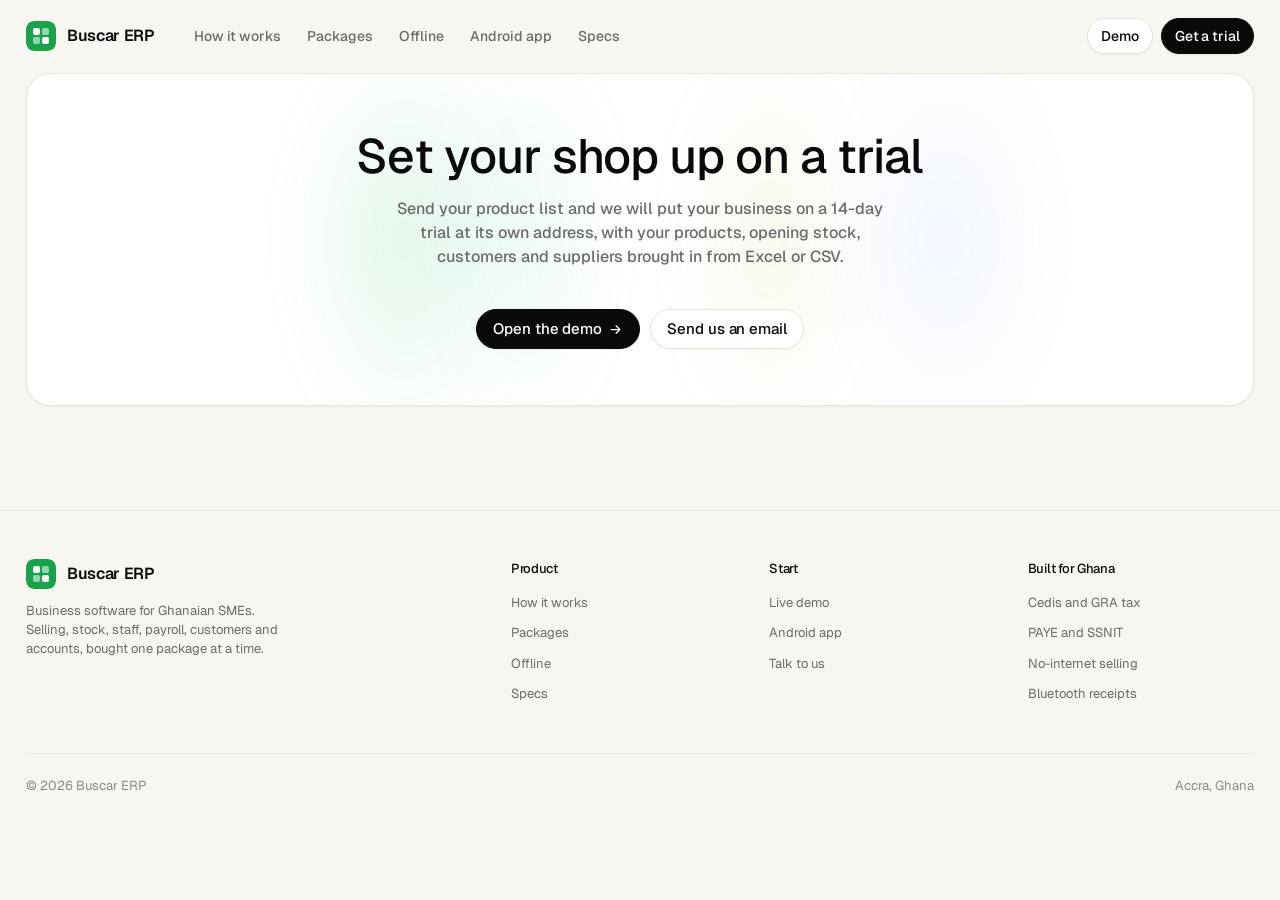
<file: talk.html>
<!doctype html>
<html lang="en">
<head>
<meta charset="utf-8">
<meta name="viewport" content="width=device-width,initial-scale=1">
<title>Talk to us — Buscar ERP</title>
<meta name="description" content="Send your product list and we will put your business on a 14-day trial at its own address, with everything brought in from Excel or CSV.">
<meta name="theme-color" content="#ffffff">
<link rel="canonical" href="https://buscarhub.net/talk.html">
<meta property="og:type" content="website">
<meta property="og:title" content="Talk to us — Buscar ERP">
<meta property="og:description" content="Send your product list and we will put your business on a 14-day trial at its own address, with everything brought in from Excel or CSV.">
<meta property="og:url" content="https://buscarhub.net/talk.html">
<meta name="twitter:card" content="summary_large_image">
<link rel="icon" href="assets/favicon.svg" type="image/svg+xml">
<link rel="preconnect" href="https://fonts.googleapis.com">
<link rel="preconnect" href="https://fonts.gstatic.com" crossorigin>
<link href="https://fonts.googleapis.com/css2?family=Geist:wght@400;500;600&family=Geist+Mono:wght@400;500&display=swap" rel="stylesheet">
<link rel="stylesheet" href="assets/tokens.css">
<link rel="stylesheet" href="assets/styles.css">
<link rel="stylesheet" href="assets/motion.css">
</head>
<body>

<svg width="0" height="0" style="position:absolute" aria-hidden="true" focusable="false"><defs>
<symbol id="i-check" viewBox="0 0 24 24"><path d="M20 6 9 17l-5-5" fill="none" stroke="currentColor" stroke-width="2.5" stroke-linecap="round" stroke-linejoin="round"/></symbol>
<symbol id="i-arw" viewBox="0 0 24 24"><path d="M5 12h13m-5-6 6 6-6 6" fill="none" stroke="currentColor" stroke-width="2" stroke-linecap="round" stroke-linejoin="round"/></symbol>
<symbol id="i-arw-sm" viewBox="0 0 24 24"><path d="M7 17 17 7m0 0H9m8 0v8" fill="none" stroke="currentColor" stroke-width="2" stroke-linecap="round" stroke-linejoin="round"/></symbol>
<symbol id="i-shop" viewBox="0 0 24 24"><path d="M3 9h18l-1.4-4.2A1.5 1.5 0 0 0 18.2 4H5.8a1.5 1.5 0 0 0-1.4 1.1L3 9Zm1 0v10a1 1 0 0 0 1 1h14a1 1 0 0 0 1-1V9M9 20v-6h6v6" fill="none" stroke="currentColor" stroke-width="1.7" stroke-linecap="round" stroke-linejoin="round"/></symbol>
<symbol id="i-box" viewBox="0 0 24 24"><path d="m12 3 8.5 4.6v8.8L12 21l-8.5-4.6V7.6L12 3Z" fill="none" stroke="currentColor" stroke-width="1.7" stroke-linejoin="round"/><path d="M3.5 7.6 12 12m0 0 8.5-4.4M12 12v9" fill="none" stroke="currentColor" stroke-width="1.7" stroke-linejoin="round"/></symbol>
<symbol id="i-book" viewBox="0 0 24 24"><path d="M4 5.5A2.5 2.5 0 0 1 6.5 3H19v15H6.5A2.5 2.5 0 0 0 4 20.5v-15Z" fill="none" stroke="currentColor" stroke-width="1.7" stroke-linejoin="round"/><path d="M4 20.5A2.5 2.5 0 0 1 6.5 18H19v3H6.5A2.5 2.5 0 0 1 4 20.5ZM8.5 7.5h6M8.5 11h4" fill="none" stroke="currentColor" stroke-width="1.7" stroke-linecap="round"/></symbol>
<symbol id="i-users" viewBox="0 0 24 24"><circle cx="9" cy="8" r="3.3" fill="none" stroke="currentColor" stroke-width="1.7"/><path d="M2.8 20a6.2 6.2 0 0 1 12.4 0M16.5 5.2a3.4 3.4 0 0 1 0 6.6M18 20a6.3 6.3 0 0 0-2-4.6" fill="none" stroke="currentColor" stroke-width="1.7" stroke-linecap="round"/></symbol>
<symbol id="i-chart" viewBox="0 0 24 24"><path d="M4 20V4M4 20h16" fill="none" stroke="currentColor" stroke-width="1.7" stroke-linecap="round"/><path d="M8 20v-6M12.5 20V8M17 20v-9" fill="none" stroke="currentColor" stroke-width="2" stroke-linecap="round"/></symbol>
<symbol id="i-msg" viewBox="0 0 24 24"><path d="M21 11.6a7.9 7.9 0 0 1-8.4 7.9 9 9 0 0 1-2.6-.4L5 21l1.2-3.6A7.6 7.6 0 0 1 4 11.6C4 7.2 7.8 4 12.5 4S21 7.2 21 11.6Z" fill="none" stroke="currentColor" stroke-width="1.7" stroke-linejoin="round"/></symbol>
<symbol id="i-invoice" viewBox="0 0 24 24"><path d="M6 3h9l4 4v14H6V3Z" fill="none" stroke="currentColor" stroke-width="1.7" stroke-linejoin="round"/><path d="M14.5 3v4.5H19M9 12h6M9 15.5h6M9 8.5h2.5" fill="none" stroke="currentColor" stroke-width="1.6" stroke-linecap="round"/></symbol>
<symbol id="i-payroll" viewBox="0 0 24 24"><rect x="3" y="6" width="18" height="13" rx="2" fill="none" stroke="currentColor" stroke-width="1.7"/><circle cx="9" cy="12.5" r="2.3" fill="none" stroke="currentColor" stroke-width="1.6"/><path d="M14 10.5h4M14 14.5h4M8 6V4.5A1.5 1.5 0 0 1 9.5 3h5A1.5 1.5 0 0 1 16 4.5V6" fill="none" stroke="currentColor" stroke-width="1.6" stroke-linecap="round"/></symbol>
<symbol id="i-pill" viewBox="0 0 24 24"><rect x="2.5" y="8.6" width="19" height="7" rx="3.5" transform="rotate(-40 12 12)" fill="none" stroke="currentColor" stroke-width="1.7"/><path d="M8.8 15.2 15.2 8.8" stroke="currentColor" stroke-width="1.7"/></symbol>
<symbol id="i-factory" viewBox="0 0 24 24"><path d="M3 20V10l5 3V10l5 3V7l8 4v9H3Z" fill="none" stroke="currentColor" stroke-width="1.7" stroke-linejoin="round"/><path d="M7 20v-3.5M12 20v-3.5M17 20v-3.5" fill="none" stroke="currentColor" stroke-width="1.5" stroke-linecap="round"/></symbol>
<symbol id="i-fork" viewBox="0 0 24 24"><path d="M6 3v6a2.5 2.5 0 0 0 5 0V3M8.5 11v10M17 3c-1.6 1.4-2.2 3-2.2 5.2 0 1.6.6 2.6 1.6 3.3V21" fill="none" stroke="currentColor" stroke-width="1.7" stroke-linecap="round" stroke-linejoin="round"/></symbol>
<symbol id="i-wifi" viewBox="0 0 24 24"><path d="M2.5 8.6a14 14 0 0 1 19 0M6 12.4a9 9 0 0 1 12 0M9.4 16.1a4.2 4.2 0 0 1 5.2 0" fill="none" stroke="currentColor" stroke-width="2" stroke-linecap="round"/><circle cx="12" cy="19.4" r="1.2" fill="currentColor"/></symbol>
<symbol id="i-wifi-off" viewBox="0 0 24 24"><path d="M6 12.4a9 9 0 0 1 5-2.3M9.4 16.1a4.2 4.2 0 0 1 3.6-.6M2.5 8.6A14 14 0 0 1 8 5.3M15 5.5a14 14 0 0 1 6.5 3.1" fill="none" stroke="currentColor" stroke-width="2" stroke-linecap="round"/><path d="M3 3l18 18" stroke="currentColor" stroke-width="2" stroke-linecap="round"/></symbol>
<symbol id="i-clock" viewBox="0 0 24 24"><circle cx="12" cy="12" r="8.5" fill="none" stroke="currentColor" stroke-width="1.8"/><path d="M12 7.4V12l3.2 2" fill="none" stroke="currentColor" stroke-width="1.8" stroke-linecap="round"/></symbol>
<symbol id="i-cloud" viewBox="0 0 24 24"><path d="M7 18a4 4 0 0 1-.4-8A5.5 5.5 0 0 1 17.3 9 3.7 3.7 0 0 1 17 18" fill="none" stroke="currentColor" stroke-width="1.7" stroke-linecap="round" stroke-linejoin="round"/><path d="M12 21v-8m-2.6 2.6L12 13l2.6 2.6" fill="none" stroke="currentColor" stroke-width="1.7" stroke-linecap="round" stroke-linejoin="round"/></symbol>
<symbol id="i-branch" viewBox="0 0 24 24"><circle cx="6.5" cy="5.5" r="2.3" fill="none" stroke="currentColor" stroke-width="1.7"/><circle cx="6.5" cy="18.5" r="2.3" fill="none" stroke="currentColor" stroke-width="1.7"/><circle cx="17.5" cy="12" r="2.3" fill="none" stroke="currentColor" stroke-width="1.7"/><path d="M6.5 7.9v8.2M8.9 6.6c4 .5 6.2 2 6.4 5M8.9 17.4c4-.5 6.2-2 6.4-5" fill="none" stroke="currentColor" stroke-width="1.6" stroke-linecap="round"/></symbol>
<symbol id="i-upload" viewBox="0 0 24 24"><path d="M4 15v3.5A1.5 1.5 0 0 0 5.5 20h13a1.5 1.5 0 0 0 1.5-1.5V15" fill="none" stroke="currentColor" stroke-width="1.7" stroke-linecap="round"/><path d="M12 16V4m-4 4 4-4 4 4" fill="none" stroke="currentColor" stroke-width="1.7" stroke-linecap="round" stroke-linejoin="round"/></symbol>
<symbol id="i-shield" viewBox="0 0 24 24"><path d="M12 3l7.5 2.6v6.2c0 4.3-3 7.6-7.5 9.2-4.5-1.6-7.5-4.9-7.5-9.2V5.6L12 3Z" fill="none" stroke="currentColor" stroke-width="1.7" stroke-linejoin="round"/><path d="m8.8 12 2.3 2.3 4.1-4.3" fill="none" stroke="currentColor" stroke-width="1.8" stroke-linecap="round" stroke-linejoin="round"/></symbol>
<symbol id="i-print" viewBox="0 0 24 24"><path d="M7 9V3.8h10V9M7 17H5a1.5 1.5 0 0 1-1.5-1.5v-5A1.5 1.5 0 0 1 5 9h14a1.5 1.5 0 0 1 1.5 1.5v5A1.5 1.5 0 0 1 19 17h-2" fill="none" stroke="currentColor" stroke-width="1.7" stroke-linecap="round" stroke-linejoin="round"/><rect x="7" y="14" width="10" height="6.3" rx="1" fill="none" stroke="currentColor" stroke-width="1.7"/></symbol>
<symbol id="i-scan" viewBox="0 0 24 24"><path d="M4 8.5V6a2 2 0 0 1 2-2h2.5M15.5 4H18a2 2 0 0 1 2 2v2.5M20 15.5V18a2 2 0 0 1-2 2h-2.5M8.5 20H6a2 2 0 0 1-2-2v-2.5" fill="none" stroke="currentColor" stroke-width="1.8" stroke-linecap="round"/><path d="M4 12h16" stroke="currentColor" stroke-width="1.8" stroke-linecap="round"/></symbol>
<symbol id="i-finger" viewBox="0 0 24 24"><path d="M12 3a8.5 8.5 0 0 0-8.5 8.5M12 3a8.5 8.5 0 0 1 8.5 8.5M12 6.6a5 5 0 0 0-5 5v2.9M12 6.6a5 5 0 0 1 5 5v4.4M12 10.2a1.8 1.8 0 0 0-1.8 1.8v6.5M12 10.2a1.8 1.8 0 0 1 1.8 1.8v7.6" fill="none" stroke="currentColor" stroke-width="1.6" stroke-linecap="round"/></symbol>
<symbol id="i-bell" viewBox="0 0 24 24"><path d="M6 10a6 6 0 0 1 12 0c0 3.4.8 5.2 1.6 6.2.4.5 0 1.3-.7 1.3H5.1c-.7 0-1.1-.8-.7-1.3C5.2 15.2 6 13.4 6 10Z" fill="none" stroke="currentColor" stroke-width="1.7" stroke-linejoin="round"/><path d="M10 20.3a2.2 2.2 0 0 0 4 0" fill="none" stroke="currentColor" stroke-width="1.7" stroke-linecap="round"/></symbol>
<symbol id="i-phone" viewBox="0 0 24 24"><rect x="6" y="2.6" width="12" height="18.8" rx="2.5" fill="none" stroke="currentColor" stroke-width="1.7"/><path d="M10.6 5.2h2.8" stroke="currentColor" stroke-width="1.6" stroke-linecap="round"/><circle cx="12" cy="18.2" r="1" fill="currentColor"/></symbol>
<symbol id="i-code" viewBox="0 0 24 24"><path d="m8.5 8-4.5 4 4.5 4M15.5 8l4.5 4-4.5 4" fill="none" stroke="currentColor" stroke-width="1.8" stroke-linecap="round" stroke-linejoin="round"/></symbol>
<symbol id="i-db" viewBox="0 0 24 24"><ellipse cx="12" cy="6" rx="7.5" ry="3" fill="none" stroke="currentColor" stroke-width="1.7"/><path d="M4.5 6v12c0 1.7 3.4 3 7.5 3s7.5-1.3 7.5-3V6M4.5 12c0 1.7 3.4 3 7.5 3s7.5-1.3 7.5-3" fill="none" stroke="currentColor" stroke-width="1.7"/></symbol>
</defs></svg>

<!-- ============ header ============ -->
<header class="hdr" id="hdr">
  <div class="wrap hdr__in">
    <a class="brand" href="index.html">
      <svg class="brand__mark" viewBox="0 0 30 30" aria-hidden="true">
        <rect width="30" height="30" rx="8" fill="#16a34a"/>
        <rect x="7" y="7" width="7" height="7" rx="2" fill="#ffffff"/>
        <rect x="16" y="7" width="7" height="7" rx="2" fill="#ffffff" opacity=".55"/>
        <rect x="7" y="16" width="7" height="7" rx="2" fill="#ffffff" opacity=".55"/>
        <rect x="16" y="16" width="7" height="7" rx="2" fill="#ffffff"/>
      </svg>
      <span class="brand__name">Buscar ERP</span>
    </a>
    <nav class="nav" id="nav" aria-label="Sections">
      <a href="how-it-works.html">How it works</a>
      <a href="packages.html">Packages</a>
      <a href="offline.html">Offline</a>
      <a href="android.html">Android app</a>
      <a href="specs.html">Specs</a>
    </nav>
    <div class="hdr__end">
      <a class="btn btn--hide" href="https://demo.buscarapp.net" target="_blank" rel="noopener">Demo</a>
      <a class="btn btn--dark" href="talk.html">Get a trial</a>
      <button class="burger" id="burger" aria-expanded="false" aria-controls="nav" aria-label="Menu"><i></i><i></i><i></i></button>
    </div>
  </div>
</header>

<main id="top">

<!-- ============ cta ============ -->
<section class="sec sec--tight" id="talk" style="padding-top:0">
  <div class="wrap">
    <div class="cta rv">
      <div class="prism" aria-hidden="true"><i></i><i></i><i></i><i></i></div>
      <div class="cta__in">
        <h2 class="t-sec">Set your shop up on a trial</h2>
        <p class="t-lead">
          Send your product list and we will put your business on a 14-day trial at its own
          address, with your products, opening stock, customers and suppliers brought in from
          Excel or CSV.
        </p>
        <div class="hero__cta">
          <a class="btn btn--dark btn--lg" href="https://demo.buscarapp.net" target="_blank" rel="noopener">
            Open the demo <svg class="arw" width="15" height="15" aria-hidden="true"><use href="#i-arw"/></svg>
          </a>
          <!-- WhatsApp: put the business number in international form with no +, spaces or
               dashes (for example 233244123456) and delete this comment to turn the button on.
          <a class="btn btn--lg" href="https://wa.me/233XXXXXXXXX" target="_blank" rel="noopener">Chat on WhatsApp</a>
          -->
          <a class="btn btn--lg" href="mailto:hello@buscarhub.net?subject=Buscar%20ERP">Send us an email</a>
        </div>
      </div>
    </div>
  </div>
</section>

</main>

<!-- ============ footer ============ -->
<footer class="ft">
  <div class="wrap">
    <div class="ft__grid">
      <div>
        <a class="brand" href="index.html">
          <svg class="brand__mark" viewBox="0 0 30 30" aria-hidden="true">
            <rect width="30" height="30" rx="8" fill="#16a34a"/>
            <rect x="7" y="7" width="7" height="7" rx="2" fill="#ffffff"/>
            <rect x="16" y="7" width="7" height="7" rx="2" fill="#ffffff" opacity=".55"/>
            <rect x="7" y="16" width="7" height="7" rx="2" fill="#ffffff" opacity=".55"/>
            <rect x="16" y="16" width="7" height="7" rx="2" fill="#ffffff"/>
          </svg>
          <span class="brand__name">Buscar ERP</span>
        </a>
        <p>Business software for Ghanaian SMEs. Selling, stock, staff, payroll, customers and accounts, bought one package at a time.</p>
      </div>
      <div>
        <h4>Product</h4>
        <ul>
          <li><a href="how-it-works.html">How it works</a></li>
          <li><a href="packages.html">Packages</a></li>
          <li><a href="offline.html">Offline</a></li>
          <li><a href="specs.html">Specs</a></li>
        </ul>
      </div>
      <div>
        <h4>Start</h4>
        <ul>
          <li><a href="https://demo.buscarapp.net" target="_blank" rel="noopener">Live demo</a></li>
          <li><a href="android.html">Android app</a></li>
          <li><a href="talk.html">Talk to us</a></li>
        </ul>
      </div>
      <div>
        <h4>Built for Ghana</h4>
        <ul>
          <li><a href="specs.html">Cedis and GRA tax</a></li>
          <li><a href="packages.html">PAYE and SSNIT</a></li>
          <li><a href="offline.html">No-internet selling</a></li>
          <li><a href="android.html">Bluetooth receipts</a></li>
        </ul>
      </div>
    </div>
    <div class="ft__btm">
      <span>&copy; <span id="yr">2026</span> Buscar ERP</span>
      <span>Accra, Ghana</span>
    </div>
  </div>
</footer>

<script src="assets/app.js" defer></script>
</body>
</html>
</file>
<file: assets/tokens.css>
/* ============================================================
   Design tokens read off boardui.com (www.boardui.com), 13 Nov 2026.
   Values were resolved in the browser from its live computed styles,
   not guessed: neutral/accent ramps, radii, shadows, type and metrics.

   Accent note: BoardUI's own accent ramp is blue. This build runs the
   Buscar ERP product green instead, as a full 50–950 ramp in the same
   shape, so 600/700 land on the product's --brand (#16a34a) and
   --brand-strong (#15803d) and 900 on --brand-deep (#14532d).
   BoardUI's blue is kept below, commented out, to switch back.
   ============================================================ */

:root{
  /* ---- neutral ramp ---- */
  --neutral-50:#fafafa;
  --neutral-100:#f7f7f7;
  --neutral-200:#ebebeb;
  --neutral-300:#d4d4d4;
  --neutral-400:#a1a1a1;
  --neutral-500:#737373;
  --neutral-600:#525252;
  --neutral-700:#404040;
  --neutral-800:#262626;
  --neutral-900:#171717;
  --neutral-950:#0a0a0a;
  --white:#ffffff;

  /* ---- accent ramp: Buscar ERP green ---- */
  --accent-50:#f0fdf4;
  --accent-100:#dcfce7;
  --accent-200:#bbf7d0;
  --accent-300:#86efac;
  --accent-400:#4ade80;
  --accent-500:#22c55e;   /* product --brand-bright */
  --accent-600:#16a34a;   /* product --brand        */
  --accent-700:#15803d;   /* product --brand-strong */
  --accent-800:#166534;
  --accent-900:#14532d;   /* product --brand-deep   */
  --accent-950:#052e16;

  /* BoardUI's blue, if you want it back:
  --accent-50:#eff6ff;  --accent-100:#dbeafe; --accent-200:#bedbff;
  --accent-300:#8ec5ff; --accent-400:#3392ff; --accent-500:#2b7fff;
  --accent-600:#155dfc; --accent-700:#1447e6; --accent-800:#193cb8;
  --accent-900:#1c398e; --accent-950:#162556; */

  /* ---- cream page layer ----
     The page is cream and the cards stay white, so depth comes from the
     paper rather than from shadow. Greys are warmed and darkened to keep
     body copy above 4.5:1 on cream, which plain #737373 does not manage. */
  --cream-50:#f8f6f0;    /* the page */
  --cream-100:#f2efe7;   /* alternating bands, inset panels */
  --cream-200:#e6e1d5;   /* pressed / filled chips */
  --line-warm:#eae6db;   /* hairlines, warm so they sit on cream */

  /* ---- semantic ---- */
  --text-primary:var(--neutral-950);
  --text-secondary:#6b6b6b;   /* 4.93:1 on cream, 5.33:1 on white */
  --text-tertiary:#8a8a8a;    /* 3:1 on every layer; large text only */
  --text-white:var(--white);
  --bg-page:var(--cream-50);
  --bg-primary:var(--white);
  --bg-secondary:var(--cream-100);
  --bg-tertiary:var(--cream-200);
  --border-default:var(--line-warm);
  --border-hover:#dcd6c8;
  --separator:var(--line-warm);
  --focus-ring:var(--accent-500);

  /* ---- state ---- */
  --state-success-text:#3c6300;
  --state-success-base:#d8f999;
  --state-warning-text:#894b00;
  --state-warning-base:#fff085;
  --state-error-text:#9f0712;
  --state-error-base:#ffe2e2;

  /* ---- radii (BoardUI's scale; 2lg = its button radius) ---- */
  --radius-sm:4px;
  --radius-md:6px;
  --radius-lg:8px;
  --radius-2lg:10px;
  --radius-xl:12px;
  --radius-2xl:16px;
  --radius-3xl:24px;
  --radius-full:9999px;

  /* ---- shadows ---- */
  --shadow-xs:0 1px 2px 0 rgba(0,0,0,.05);
  --shadow-sm:0 1px 2px 0 rgba(0,0,0,.06),0 1px 3px 0 rgba(0,0,0,.10);
  --shadow-md:0 2px 4px -1px rgba(0,0,0,.06),0 4px 6px -1px rgba(0,0,0,.10);
  --shadow-lg:0 4px 6px -2px rgba(0,0,0,.05),0 10px 15px -3px rgba(0,0,0,.10);
  --shadow-card:0 1px 1px 0 rgba(0,0,0,.04),0 4px 4px 0 rgba(0,0,0,.02);
  --shadow-lift:0 -2px 13px 0 rgba(0,0,0,.043);

  /* ---- type ---- */
  --font-sans:"Geist",ui-sans-serif,system-ui,sans-serif;
  --font-mono:"Geist Mono",ui-monospace,SFMono-Regular,Menlo,Consolas,monospace;
  --tracking-tight:-0.02em;

  /* ---- metrics ---- */
  --container:1276px;
  --header-h:72px;
  --control-h:36px;
}
</file>
<file: assets/styles.css>
/* Buscar ERP — built on the BoardUI token set (see tokens.css).
   Flat white, hairline borders, Geist at weight 500, 10px controls,
   14–24px cards, near-invisible shadows. */

*,*::before,*::after{box-sizing:border-box}
html{-webkit-text-size-adjust:100%;scroll-behavior:smooth;scroll-padding-top:90px}
body{
  margin:0;
  background:var(--bg-page);
  color:var(--text-primary);
  font-family:var(--font-sans);
  font-size:15px;
  line-height:1.5;
  font-weight:400;
  -webkit-font-smoothing:antialiased;
  text-rendering:optimizeLegibility;
  overflow-x:hidden;
}
img,svg{max-width:100%;display:block}
a{color:inherit;text-decoration:none}
h1,h2,h3,h4{margin:0;font-weight:500;letter-spacing:var(--tracking-tight);color:var(--text-primary)}
p{margin:0}
ul{margin:0;padding:0;list-style:none}
button{font:inherit}
:focus-visible{outline:2px solid var(--focus-ring);outline-offset:2px;border-radius:var(--radius-md)}
.sr{position:absolute;width:1px;height:1px;padding:0;margin:-1px;overflow:hidden;clip:rect(0 0 0 0);white-space:nowrap;border:0}

.wrap{width:100%;max-width:var(--container);margin-inline:auto;padding-inline:16px}
@media (min-width:640px){.wrap{padding-inline:24px}}

/* ============ announcement bar ============ */
.banner{
  background:var(--accent-600);color:var(--white);
  min-height:38px;display:flex;align-items:center;justify-content:center;
  font-size:13px;font-weight:500;letter-spacing:-.005em;text-align:center;
  padding:6px 12px;gap:8px;
}
.banner a{display:inline-flex;align-items:center;gap:5px;text-decoration:underline;text-underline-offset:2px;text-decoration-color:rgba(255,255,255,.45)}
.banner a:hover{text-decoration-color:var(--white)}
.banner .arw{transition:transform .18s ease}
.banner a:hover .arw{transform:translateX(2px)}

/* ============ header ============ */
.hdr{
  position:sticky;top:0;z-index:60;background:var(--bg-page);
  border-bottom:1px solid transparent;transition:border-color .2s ease,box-shadow .2s ease;
}
.hdr.stuck{border-bottom-color:var(--border-default)}
.hdr__in{display:flex;align-items:center;gap:16px;min-height:var(--header-h)}
.brand{display:flex;align-items:center;gap:11px;flex-shrink:0}
.brand__mark{width:30px;height:30px;border-radius:var(--radius-lg);flex:none}
.brand__name{font-size:16px;font-weight:600;letter-spacing:-.02em}
.nav{display:flex;align-items:center;gap:4px;margin-left:12px}
.nav a{
  padding:7px 11px;border-radius:var(--radius-lg);
  font-size:14px;font-weight:500;color:var(--text-secondary);
  transition:color .15s ease,background .15s ease;
}
.nav a:hover{color:var(--text-primary);background:var(--bg-secondary)}
.hdr__end{margin-left:auto;display:flex;align-items:center;gap:8px;flex-shrink:0}

/* ============ controls ============ */
.btn{
  display:inline-flex;align-items:center;justify-content:center;gap:6px;
  height:var(--control-h);padding:0 13px;
  border:1px solid var(--border-default);border-radius:var(--radius-full);
  background:var(--bg-primary);color:var(--text-primary);
  font-size:14px;font-weight:500;letter-spacing:-.005em;white-space:nowrap;cursor:pointer;
  box-shadow:var(--shadow-xs);
  transition:background .15s ease,border-color .15s ease,color .15s ease;
}
.btn:hover{background:var(--bg-secondary);border-color:var(--border-hover)}
.btn .arw{transition:transform .18s ease}
.btn:hover .arw{transform:translateX(2px)}
.btn--dark{background:var(--neutral-950);color:var(--white);border-color:var(--neutral-950)}
.btn--dark:hover{background:var(--neutral-800);border-color:var(--neutral-800)}
.btn--accent{background:var(--accent-600);color:var(--white);border-color:var(--accent-600)}
.btn--accent:hover{background:var(--accent-700);border-color:var(--accent-700)}
.btn--lg{height:40px;padding:0 16px;font-size:15px}

.pill{
  display:inline-flex;align-items:center;gap:7px;height:28px;padding:0 12px;
  border:1px solid var(--border-default);border-radius:var(--radius-full);
  background:var(--bg-primary);
  font-size:13px;font-weight:500;color:rgba(0,0,0,.7);white-space:nowrap;
  box-shadow:var(--shadow-lift);
}
.pill__dot{width:6px;height:6px;border-radius:50%;background:var(--accent-600);flex:none}
.pill .arw{color:var(--text-tertiary)}

.chip{
  display:inline-flex;align-items:center;gap:6px;
  font-size:13px;font-weight:500;color:var(--text-secondary);white-space:nowrap;
}
.chip svg{color:var(--text-primary);flex:none}
.chip em{font-style:normal;font-family:var(--font-mono);font-size:11px;color:var(--text-tertiary)}

.burger{
  display:none;width:36px;height:36px;border-radius:var(--radius-2lg);
  border:1px solid var(--border-default);background:var(--bg-primary);
  box-shadow:var(--shadow-xs);cursor:pointer;padding:0;place-items:center;flex:none;
}
.burger i{display:block;width:15px;height:1.5px;background:var(--text-primary);border-radius:2px;transition:transform .25s ease,opacity .2s ease}
.burger i+i{margin-top:4px}
.burger[aria-expanded=true] i:nth-child(1){transform:translateY(5.5px) rotate(45deg)}
.burger[aria-expanded=true] i:nth-child(2){opacity:0}
.burger[aria-expanded=true] i:nth-child(3){transform:translateY(-5.5px) rotate(-45deg)}

/* ============ type scale ============ */
.t-hero{font-size:40px;line-height:44px;font-weight:500;letter-spacing:var(--tracking-tight)}
.t-sec{font-size:32px;line-height:38px;font-weight:500;letter-spacing:var(--tracking-tight)}
.t-lead{font-size:15px;line-height:21px;font-weight:500;color:var(--text-secondary);text-wrap:pretty}
.t-dim{color:var(--text-tertiary)}
@media (min-width:640px){
  .t-hero{font-size:72px;line-height:84px}
  .t-sec{font-size:48px;line-height:53px}
  .t-lead{font-size:16px;line-height:24px}
}
.mono{
  font-family:var(--font-mono);font-size:12px;font-weight:400;
  color:var(--text-secondary);letter-spacing:-.01em;
}
.mono b{font-weight:400;color:var(--accent-600)}
.mono i{font-style:normal;color:var(--text-primary)}
@media (min-width:640px){.mono{font-size:16px}}

.eyebrow{
  font-size:12px;font-weight:500;letter-spacing:.12em;text-transform:uppercase;
  color:var(--text-tertiary);
}

/* ============ hero ============ */
.hero{position:relative;padding:56px 0 48px;text-align:center;overflow:hidden}
@media (min-width:640px){.hero{padding:72px 0 64px}}
.hero__in{position:relative;z-index:2;display:flex;flex-direction:column;align-items:center}
.hero h1{max-width:16ch;margin:20px 0 0}
.hero .t-lead{max-width:612px;margin:16px auto 0}
.hero__cta{display:flex;gap:10px;margin-top:26px;flex-wrap:wrap;justify-content:center}
.hero__chips{display:flex;gap:10px 22px;margin-top:34px;flex-wrap:wrap;justify-content:center;max-width:860px}

/* the soft prismatic streaks behind the headline */
.prism{position:absolute;inset:0;z-index:0;pointer-events:none;overflow:hidden}
.prism i{
  position:absolute;top:-14%;height:128%;width:120px;display:block;
  filter:blur(46px);opacity:.3;border-radius:50%;
  animation:sway 15s ease-in-out infinite;
}
.prism i:nth-child(1){left:26%;background:linear-gradient(180deg,rgba(34,197,94,0),rgba(34,197,94,.52),rgba(34,197,94,0));animation-delay:-1s}
.prism i:nth-child(2){left:38%;width:70px;background:linear-gradient(180deg,rgba(20,184,166,0),rgba(20,184,166,.4),rgba(20,184,166,0));animation-delay:-5s}
.prism i:nth-child(3){left:57%;width:90px;background:linear-gradient(180deg,rgba(132,204,22,0),rgba(132,204,22,.36),rgba(132,204,22,0));animation-delay:-8s}
.prism i:nth-child(4){left:70%;background:linear-gradient(180deg,rgba(59,130,246,0),rgba(59,130,246,.26),rgba(59,130,246,0));animation-delay:-11s}
@keyframes sway{0%,100%{transform:translateX(0) scaleY(1)}50%{transform:translateX(26px) scaleY(1.08)}}

/* ============ sections ============ */
.sec{padding:72px 0}
@media (min-width:640px){.sec{padding:104px 0}}
.sec--alt{background:var(--bg-secondary);border-block:1px solid var(--border-default)}
.sec__head{max-width:720px;margin:0 auto 48px;text-align:center;display:flex;flex-direction:column;align-items:center;gap:14px}
.sec__head--left{margin-inline:0;text-align:left;align-items:flex-start}
.sec__head .t-lead{max-width:560px}
.sec__cta{display:flex;gap:10px;margin-top:6px;flex-wrap:wrap;justify-content:center}

/* ============ cards ============ */
.card{
  background:var(--bg-primary);
  border:1px solid var(--border-default);
  border-radius:var(--radius-2xl);
  box-shadow:var(--shadow-xs);
  overflow:hidden;
}
.card--sm{border-radius:var(--radius-xl)}
.card--lg{border-radius:var(--radius-3xl)}
.card__vis{
  position:relative;background:var(--bg-primary);
  border-bottom:1px solid var(--border-default);
  padding:18px;min-height:150px;
  display:flex;flex-direction:column;justify-content:center;
}
.card__foot{padding:14px 16px}
.card__foot h3{font-size:15px;font-weight:500;letter-spacing:-.01em}
.card__foot p{margin-top:4px;font-size:13px;line-height:18px;color:var(--text-secondary)}
.card__foot .row{display:flex;align-items:center;justify-content:space-between;gap:10px}
.card__foot .row svg{color:var(--text-tertiary);flex:none;transition:transform .18s ease}
.card:hover .card__foot .row svg{transform:translateX(3px);color:var(--text-primary)}

/* grids */
.grid-3{display:grid;grid-template-columns:repeat(3,1fr);gap:16px}
.grid-4{display:grid;grid-template-columns:repeat(4,1fr);gap:16px}
.grid-2{display:grid;grid-template-columns:repeat(2,1fr);gap:16px}
.split{display:grid;grid-template-columns:1fr 1fr;gap:56px;align-items:center}

/* ============ spec list ============ */
.specs{border-top:1px solid var(--border-default)}
.specs li{
  display:grid;grid-template-columns:150px 1fr;gap:20px;
  padding:14px 0;border-bottom:1px solid var(--border-default);
  font-size:14px;line-height:20px;
}
.specs dt,.specs .k{font-weight:500;color:var(--text-primary)}
.specs .v{color:var(--text-secondary)}
@media (max-width:560px){.specs li{grid-template-columns:1fr;gap:4px}}

/* ============ checks ============ */
.checks li{display:flex;gap:10px;align-items:flex-start;padding:11px 0;border-bottom:1px solid var(--border-default);font-size:14px;line-height:20px;color:var(--text-secondary)}
.checks li:last-child{border-bottom:0}
.checks b{color:var(--text-primary);font-weight:500}
.checks .ck{flex:none;width:18px;height:18px;border-radius:50%;display:grid;place-items:center;background:var(--state-success-base);color:var(--state-success-text);margin-top:1px}

/* ============ plans ============ */
.plan{
  display:flex;flex-direction:column;gap:14px;padding:22px 20px;
  background:var(--bg-primary);border:1px solid var(--border-default);
  border-radius:var(--radius-2xl);box-shadow:var(--shadow-xs);position:relative;
}
.plan--hot{border-color:var(--neutral-950);box-shadow:var(--shadow-md)}
.plan__tag{
  position:absolute;top:-10px;left:20px;height:20px;padding:0 9px;
  display:inline-flex;align-items:center;border-radius:var(--radius-full);
  background:var(--neutral-950);color:var(--white);
  font-size:11px;font-weight:500;letter-spacing:.02em;
}
.plan h3{font-size:16px;font-weight:500}
.plan__for{font-size:13px;line-height:18px;color:var(--text-secondary);min-height:54px}
.plan__list{display:flex;flex-direction:column;gap:8px;padding-top:14px;border-top:1px solid var(--border-default)}
.plan__list li{display:flex;gap:8px;align-items:flex-start;font-size:13px;line-height:18px;color:var(--text-secondary)}
.plan__list svg{flex:none;color:var(--text-primary);margin-top:3px}
.plan__list b{color:var(--text-primary);font-weight:500}
.plan .btn{width:100%;margin-top:auto}

/* ============ cta ============ */
.cta{
  border:1px solid var(--border-default);border-radius:var(--radius-3xl);
  background:var(--bg-primary);box-shadow:var(--shadow-xs);
  padding:56px 24px;text-align:center;position:relative;overflow:hidden;
}
.cta__in{position:relative;z-index:2;display:flex;flex-direction:column;align-items:center;gap:14px}
.cta .t-lead{max-width:520px}

/* ============ footer ============ */
.ft{border-top:1px solid var(--border-default);padding:48px 0 32px;background:var(--bg-page)}
.ft__grid{display:grid;grid-template-columns:2fr 1fr 1fr 1fr;gap:32px;margin-bottom:40px}
.ft__grid p{margin-top:12px;font-size:13px;line-height:19px;color:var(--text-secondary);max-width:30ch}
.ft h4{font-size:13px;font-weight:500;margin-bottom:12px}
.ft li{margin-bottom:8px}
.ft li a{font-size:13px;color:var(--text-secondary);transition:color .15s ease}
.ft li a:hover{color:var(--text-primary)}
.ft__btm{display:flex;justify-content:space-between;gap:16px;flex-wrap:wrap;padding-top:22px;border-top:1px solid var(--border-default);font-size:13px;color:var(--text-tertiary)}

/* ============ reveal ============ */
.rv{opacity:0;transform:translateY(14px);transition:opacity .55s cubic-bezier(.22,.7,.26,1),transform .55s cubic-bezier(.22,.7,.26,1)}
.rv.in{opacity:1;transform:none}
.rv-d1{transition-delay:.05s}.rv-d2{transition-delay:.1s}.rv-d3{transition-delay:.15s}
.rv-d4{transition-delay:.2s}.rv-d5{transition-delay:.25s}.rv-d6{transition-delay:.3s}
.rv-d7{transition-delay:.35s}.rv-d8{transition-delay:.4s}

/* ============ responsive ============ */
@media (max-width:1040px){
  .grid-4{grid-template-columns:repeat(2,1fr)}
  .grid-3{grid-template-columns:repeat(2,1fr)}
}
@media (max-width:900px){
  /* the panel hangs off the sticky header, so it follows it down the page */
  .hdr__in{position:relative}
  .nav{
    position:absolute;top:100%;left:-16px;right:-16px;
    flex-direction:column;align-items:stretch;gap:2px;margin:0;padding:12px 16px 18px;
    background:var(--bg-page);border-bottom:1px solid var(--border-default);
    box-shadow:var(--shadow-md);
    /* closed: slid up AND taken out of sight, or it shows above the banner */
    transform:translateY(-12px);opacity:0;visibility:hidden;pointer-events:none;
    transition:transform .3s cubic-bezier(.22,.7,.26,1),opacity .22s ease,visibility 0s linear .3s;
  }
  .nav.open{
    transform:none;opacity:1;visibility:visible;pointer-events:auto;
    transition:transform .3s cubic-bezier(.22,.7,.26,1),opacity .22s ease,visibility 0s;
  }
  .nav a{padding:11px 12px;font-size:15px}
  .burger{display:grid}
  .hdr__end .btn--hide{display:none}
  .split{grid-template-columns:1fr;gap:36px}
}
@media (max-width:720px){
  .ft__grid{grid-template-columns:1fr 1fr}
  .ft__grid>div:first-child{grid-column:span 2}
}
@media (max-width:560px){
  .grid-4,.grid-3,.grid-2{grid-template-columns:1fr}
  .hero__cta .btn{width:100%}
  .cta{padding:40px 18px;border-radius:var(--radius-2xl)}
  .sec__head{margin-bottom:32px}
}

/* ============ reduced motion ============ */
@media (prefers-reduced-motion:reduce){
  html{scroll-behavior:auto}
  *,*::before,*::after{animation-duration:.001ms!important;animation-iteration-count:1!important;transition-duration:.001ms!important}
  .rv{opacity:1;transform:none}
}

/* ============ packages: families, add-ons, combinations ============
   Each core package is a white panel with its icon on a soft green tile; one that is not
   ready yet keeps a neutral tile. The closing band is dark with the light green button. */
.t-sub{font-size:13px;font-weight:500;letter-spacing:.06em;text-transform:uppercase;color:var(--text-secondary);margin:0 0 16px}
.t-sub:not(:first-child){margin-top:48px}
.fams{margin-bottom:8px}
.fam{display:flex;flex-direction:column;gap:10px;padding:24px 22px;background:var(--bg-primary);border:1px solid var(--border-default);border-radius:var(--radius-3xl);box-shadow:var(--shadow-xs)}
.fam__top{display:flex;align-items:center;justify-content:space-between;gap:10px;margin-bottom:6px}
.fam__ico{width:46px;height:46px;border-radius:var(--radius-xl);display:grid;place-items:center;background:var(--accent-50);color:var(--accent-900);border:1px solid var(--accent-200)}
.fam--soon .fam__ico{background:var(--bg-secondary);color:var(--text-secondary);border-color:var(--border-default)}
.fam h3{font-size:20px;font-weight:500;letter-spacing:-.02em}
.fam__who{font-size:14px;line-height:20px;color:var(--text-secondary);min-height:40px}
.fam .plan__list{margin-top:6px}
.always{margin-top:48px;padding:24px;background:var(--bg-primary);border:1px solid var(--border-default);border-radius:var(--radius-3xl)}
.always h3{font-size:16px;font-weight:500;margin-bottom:6px}
.combo{display:flex;flex-direction:column;gap:8px;padding:22px 20px;background:var(--bg-primary);border:1px solid var(--border-default);border-radius:var(--radius-2xl)}
.combo h3{font-size:16px;font-weight:500;letter-spacing:-.01em}
.combo p{font-size:13px;line-height:18px;color:var(--text-secondary)}
.combo__parts{display:flex;flex-wrap:wrap;gap:6px;margin-top:auto;padding-top:8px}
.combo__parts .chip{height:26px;padding:0 10px;border:1px solid var(--accent-200);border-radius:var(--radius-full);background:var(--accent-50);color:var(--accent-900)}
.btn--lime{background:var(--accent-200);color:var(--accent-950);border-color:var(--accent-200)}
.btn--lime:hover{background:var(--accent-300);border-color:var(--accent-300)}
.cta--dark{background:var(--neutral-950);border-color:var(--neutral-950)}
.cta--dark .t-sec{color:var(--white)}
.cta--dark .t-lead{color:var(--neutral-300)}
.cta--dark .btn:not(.btn--lime){background:transparent;color:var(--white);border-color:var(--neutral-700)}
.cta--dark .btn:not(.btn--lime):hover{background:var(--neutral-800)}
@media (max-width:900px){.fam__who{min-height:0}}
.fam--link{text-decoration:none;color:inherit;transition:border-color .18s ease,box-shadow .18s ease}
.fam--link:hover{border-color:var(--border-hover);box-shadow:var(--shadow-md)}
.fam--link .go{color:var(--text-tertiary);transition:transform .18s ease}
.fam--link:hover .go{transform:translate(2px,-2px);color:var(--text-primary)}
</file>
<file: assets/motion.css>
/* Buscar ERP — the moving parts, in the BoardUI skin.
   Flat white surfaces, 1px #ebebeb hairlines, neutral type, accent only where
   it carries meaning. Four synchronised loops: the till (12s), the stock card
   (12s), the offline queue (14s), the phone (9s). Percentages are exact
   positions on each loop so the pieces stay in step. */

/* =========================================================
   1. TILL  —  12s
   ========================================================= */
.till{display:flex;flex-direction:column;height:100%;min-height:276px}
.till__top{
  display:flex;align-items:center;gap:8px;padding:0 0 11px;
  border-bottom:1px solid var(--border-default);margin-bottom:12px;
}
.till__top .who{font-size:12px;font-weight:500;color:var(--text-secondary)}
.till__top .tag{
  margin-left:auto;display:inline-flex;align-items:center;gap:5px;
  height:20px;padding:0 8px;border-radius:var(--radius-full);
  background:var(--state-success-base);color:var(--state-success-text);
  font-size:11px;font-weight:500;
}
.till__top .tag i{width:5px;height:5px;border-radius:50%;background:currentColor}

.till__body{display:grid;grid-template-columns:1fr 1fr;gap:14px;flex:1}

.tiles{display:grid;grid-template-columns:repeat(2,1fr);gap:6px;align-content:start}
.tile{
  position:relative;overflow:hidden;
  border:1px solid var(--border-default);border-radius:var(--radius-lg);
  background:var(--bg-primary);padding:7px 8px;min-height:44px;
  display:flex;flex-direction:column;justify-content:space-between;
}
.tile em{font-style:normal;font-size:11px;font-weight:500;line-height:1.25;color:var(--text-primary)}
.tile i{font-style:normal;font-size:10px;font-family:var(--font-mono);color:var(--text-tertiary)}
.tap{
  position:absolute;inset:0;border-radius:var(--radius-lg);pointer-events:none;
  box-shadow:inset 0 0 0 1.5px var(--accent-500);
  background:var(--accent-50);
  opacity:0;
}
.tile:nth-child(1) .tap{animation:tap1 12s ease-out infinite}
.tile:nth-child(2) .tap{animation:tap2 12s ease-out infinite}
.tile:nth-child(3) .tap{animation:tap3 12s ease-out infinite}
@keyframes tap1{0%,3%{opacity:0}6%{opacity:1}11%,100%{opacity:0}}
@keyframes tap2{0%,18%{opacity:0}21%{opacity:1}26%,100%{opacity:0}}
@keyframes tap3{0%,33%{opacity:0}36%{opacity:1}41%,100%{opacity:0}}

.basket{display:flex;flex-direction:column;position:relative}
.basket .hd{font-size:11px;font-weight:500;color:var(--text-tertiary);margin-bottom:8px}
.lines{display:flex;flex-direction:column;gap:5px;flex:1}
.ln{
  display:flex;align-items:center;gap:8px;font-size:11px;
  padding:6px 8px;border:1px solid var(--border-default);border-radius:var(--radius-md);
  background:var(--bg-primary);opacity:0;transform:translateX(10px);
}
.ln em{font-style:normal;font-weight:500;flex:1;min-width:0;overflow:hidden;text-overflow:ellipsis;white-space:nowrap}
.ln .q{font-family:var(--font-mono);font-size:10px;color:var(--text-tertiary);flex:none}
.ln .p{font-family:var(--font-mono);font-size:11px;font-weight:500;flex:none}
.ln:nth-child(1){animation:lnIn1 12s cubic-bezier(.22,.7,.26,1) infinite}
.ln:nth-child(2){animation:lnIn2 12s cubic-bezier(.22,.7,.26,1) infinite}
.ln:nth-child(3){animation:lnIn3 12s cubic-bezier(.22,.7,.26,1) infinite}
@keyframes lnIn1{0%,6%{opacity:0;transform:translateX(10px)}9%,86%{opacity:1;transform:none}90%,100%{opacity:0;transform:translateX(10px)}}
@keyframes lnIn2{0%,21%{opacity:0;transform:translateX(10px)}24%,86%{opacity:1;transform:none}90%,100%{opacity:0;transform:translateX(10px)}}
@keyframes lnIn3{0%,36%{opacity:0;transform:translateX(10px)}39%,86%{opacity:1;transform:none}90%,100%{opacity:0;transform:translateX(10px)}}

.sum{
  margin-top:10px;padding-top:10px;border-top:1px solid var(--border-default);
  display:flex;align-items:flex-end;justify-content:space-between;gap:8px;
}
.sum .lbl{font-size:11px;color:var(--text-tertiary)}
.sum .amt{position:relative;height:26px;min-width:104px;text-align:right}
.sum .amt b{
  position:absolute;right:0;bottom:0;white-space:nowrap;opacity:0;
  font-size:20px;font-weight:500;letter-spacing:-.025em;
  font-variant-numeric:tabular-nums;
}
.sum .amt b:nth-child(1){animation:a0 12s steps(1,end) infinite}
.sum .amt b:nth-child(2){animation:a1 12s steps(1,end) infinite}
.sum .amt b:nth-child(3){animation:a2 12s steps(1,end) infinite}
.sum .amt b:nth-child(4){animation:a3 12s steps(1,end) infinite}
@keyframes a0{0%,7.4%{opacity:1}7.5%,89.9%{opacity:0}90%,100%{opacity:1}}
@keyframes a1{0%,7.4%{opacity:0}7.5%,22.4%{opacity:1}22.5%,100%{opacity:0}}
@keyframes a2{0%,22.4%{opacity:0}22.5%,37.4%{opacity:1}37.5%,100%{opacity:0}}
@keyframes a3{0%,37.4%{opacity:0}37.5%,89.9%{opacity:1}90%,100%{opacity:0}}

.payb{
  margin-top:10px;height:30px;border-radius:var(--radius-2lg);
  background:var(--neutral-950);color:var(--white);
  display:flex;align-items:center;justify-content:center;gap:6px;
  font-size:12px;font-weight:500;
  animation:payb 12s cubic-bezier(.22,.7,.26,1) infinite;
}
@keyframes payb{
  0%,44%{box-shadow:0 0 0 0 rgba(10,10,10,0)}
  48%{box-shadow:0 0 0 5px rgba(10,10,10,.10)}
  53%,100%{box-shadow:0 0 0 0 rgba(10,10,10,0)}
}

/* the three records the sale writes */
.wrote{display:flex;flex-direction:column;gap:5px;margin-top:10px}
.wrote div{
  display:flex;align-items:center;gap:7px;font-size:11px;font-weight:500;
  color:var(--text-secondary);opacity:0;transform:translateY(5px);
}
.wrote svg{flex:none;color:var(--state-success-text)}
.wrote div:nth-child(1){animation:wr1 12s cubic-bezier(.22,.7,.26,1) infinite}
.wrote div:nth-child(2){animation:wr2 12s cubic-bezier(.22,.7,.26,1) infinite}
.wrote div:nth-child(3){animation:wr3 12s cubic-bezier(.22,.7,.26,1) infinite}
@keyframes wr1{0%,55%{opacity:0;transform:translateY(5px)}59%,86%{opacity:1;transform:none}90%,100%{opacity:0;transform:translateY(5px)}}
@keyframes wr2{0%,60%{opacity:0;transform:translateY(5px)}64%,86%{opacity:1;transform:none}90%,100%{opacity:0;transform:translateY(5px)}}
@keyframes wr3{0%,65%{opacity:0;transform:translateY(5px)}69%,86%{opacity:1;transform:none}90%,100%{opacity:0;transform:translateY(5px)}}

@media (max-width:420px){.till__body{grid-template-columns:1fr}}

/* =========================================================
   2. STOCK CARD  —  12s, rows write themselves in
   ========================================================= */
.stockcard{font-family:var(--font-mono);font-size:11px}
.stockcard .r{
  display:grid;grid-template-columns:1fr auto 44px;gap:10px;
  padding:6px 0;border-bottom:1px solid var(--border-default);
  color:var(--text-secondary);opacity:0;
}
.stockcard .r span:first-child{font-family:var(--font-sans);font-size:11px}
.stockcard .r .d{text-align:right;font-variant-numeric:tabular-nums}
.stockcard .r .bal{text-align:right;color:var(--text-primary);font-variant-numeric:tabular-nums}
.stockcard .pos{color:var(--state-success-text)}
.stockcard .neg{color:var(--state-error-text)}
.stockcard .r.tot{border-bottom:0;color:var(--text-primary);font-weight:500;padding-top:8px}
.stockcard .r.tot span:first-child{font-weight:500}
.stockcard .r:nth-child(1){animation:row1 12s steps(1,end) infinite}
.stockcard .r:nth-child(2){animation:row2 12s steps(1,end) infinite}
.stockcard .r:nth-child(3){animation:row3 12s steps(1,end) infinite}
.stockcard .r:nth-child(4){animation:row4 12s steps(1,end) infinite}
.stockcard .r:nth-child(5){animation:row5 12s steps(1,end) infinite}
@keyframes row1{0%,7%{opacity:0}8%,100%{opacity:1}}
@keyframes row2{0%,20%{opacity:0}21%,100%{opacity:1}}
@keyframes row3{0%,33%{opacity:0}34%,100%{opacity:1}}
@keyframes row4{0%,46%{opacity:0}47%,100%{opacity:1}}
@keyframes row5{0%,59%{opacity:0}60%,100%{opacity:1}}

/* =========================================================
   3. OFFLINE QUEUE  —  14s
   ========================================================= */
.off{display:flex;flex-direction:column;gap:10px;height:100%;min-height:252px}
.off__bar{
  display:flex;align-items:center;gap:9px;padding:9px 11px;
  border:1px solid var(--border-default);border-radius:var(--radius-lg);
  background:var(--bg-primary);
}
.off__bar .sig{flex:none;width:17px;height:17px;position:relative}
.off__bar .sig span{position:absolute;inset:0}
.off__bar .sig .s-on{color:var(--state-success-text);animation:sOn 14s steps(1,end) infinite}
.off__bar .sig .s-off{color:var(--state-warning-text);animation:sOff 14s steps(1,end) infinite}
@keyframes sOn{0%,21.3%{opacity:1}21.4%,63.9%{opacity:0}64%,100%{opacity:1}}
@keyframes sOff{0%,21.3%{opacity:0}21.4%,63.9%{opacity:1}64%,100%{opacity:0}}
.off__bar .txt{position:relative;flex:1;height:18px;font-size:12px;font-weight:500}
.off__bar .txt span{position:absolute;inset:0;white-space:nowrap;opacity:0}
.off__bar .txt .o1{color:var(--text-primary);animation:oT1 14s steps(1,end) infinite}
.off__bar .txt .o2{color:var(--state-warning-text);animation:oT2 14s steps(1,end) infinite}
.off__bar .txt .o3{color:var(--accent-600);animation:oT3 14s steps(1,end) infinite}
@keyframes oT1{0%,21.3%{opacity:1}21.4%,100%{opacity:0}}
@keyframes oT2{0%,21.3%{opacity:0}21.4%,63.9%{opacity:1}64%,100%{opacity:0}}
@keyframes oT3{0%,63.9%{opacity:0}64%,100%{opacity:1}}

.off__q{
  flex:1;display:flex;flex-direction:column;gap:6px;padding:11px;
  border:1px dashed var(--border-hover);border-radius:var(--radius-lg);
  background:var(--bg-secondary);
}
.off__q .hd{font-size:11px;font-weight:500;color:var(--text-tertiary);margin-bottom:2px}
.sale{
  display:flex;align-items:center;gap:8px;padding:7px 9px;font-size:12px;
  border:1px solid var(--border-default);border-radius:var(--radius-md);
  background:var(--bg-primary);color:var(--text-secondary);
  opacity:0;transform:translateY(7px);
}
.sale .id{font-family:var(--font-mono);font-size:10px;color:var(--text-tertiary)}
.sale .amt{margin-left:auto;font-family:var(--font-mono);font-weight:500;color:var(--text-primary);font-variant-numeric:tabular-nums}
.sale .st{flex:none;width:15px;height:15px;position:relative}
.sale .st span{position:absolute;inset:0}
.sale .st .w{color:var(--state-warning-text)}
.sale .st .d{color:var(--state-success-text)}
.sale--1{animation:sq1 14s cubic-bezier(.22,.7,.26,1) infinite}
.sale--2{animation:sq2 14s cubic-bezier(.22,.7,.26,1) infinite}
.sale--3{animation:sq3 14s cubic-bezier(.22,.7,.26,1) infinite}
@keyframes sq1{0%,27%{opacity:0;transform:translateY(7px)}31%,74%{opacity:1;transform:none}79%,100%{opacity:.35;transform:translateY(-5px)}}
@keyframes sq2{0%,36%{opacity:0;transform:translateY(7px)}40%,78%{opacity:1;transform:none}83%,100%{opacity:.35;transform:translateY(-5px)}}
@keyframes sq3{0%,45%{opacity:0;transform:translateY(7px)}49%,82%{opacity:1;transform:none}87%,100%{opacity:.35;transform:translateY(-5px)}}
.sale--1 .st .w{animation:w1 14s steps(1,end) infinite}
.sale--1 .st .d{animation:d1 14s steps(1,end) infinite}
.sale--2 .st .w{animation:w2 14s steps(1,end) infinite}
.sale--2 .st .d{animation:d2 14s steps(1,end) infinite}
.sale--3 .st .w{animation:w3 14s steps(1,end) infinite}
.sale--3 .st .d{animation:d3 14s steps(1,end) infinite}
@keyframes w1{0%,73.9%{opacity:1}74%,100%{opacity:0}}
@keyframes d1{0%,73.9%{opacity:0}74%,100%{opacity:1}}
@keyframes w2{0%,77.9%{opacity:1}78%,100%{opacity:0}}
@keyframes d2{0%,77.9%{opacity:0}78%,100%{opacity:1}}
@keyframes w3{0%,81.9%{opacity:1}82%,100%{opacity:0}}
@keyframes d3{0%,81.9%{opacity:0}82%,100%{opacity:1}}

.off__out{
  display:flex;align-items:center;gap:8px;padding:9px 11px;
  border:1px solid var(--border-default);border-radius:var(--radius-lg);
  background:var(--state-success-base);color:var(--state-success-text);
  font-size:12px;font-weight:500;
  opacity:0;transform:translateY(5px);
  animation:outIn 14s cubic-bezier(.22,.7,.26,1) infinite;
}
@keyframes outIn{0%,84%{opacity:0;transform:translateY(5px)}88%,97%{opacity:1;transform:none}100%{opacity:0;transform:translateY(5px)}}

/* =========================================================
   4. PHONE  —  9s
   ========================================================= */
.phone-wrap{display:flex;justify-content:center}
.phone{
  width:258px;flex:none;padding:8px;border-radius:34px;
  background:var(--bg-primary);
  border:1px solid var(--border-default);
  box-shadow:var(--shadow-lg);
}
.phone__scr{border-radius:27px;overflow:hidden;background:var(--bg-secondary);border:1px solid var(--border-default)}
.pscr{padding:13px 12px 16px}
.pscr__top{display:flex;align-items:center;justify-content:space-between;margin-bottom:11px}
.pscr__top b{font-size:13px;font-weight:500;letter-spacing:-.02em}
.pscr__top i{font-style:normal;font-size:10px;color:var(--text-tertiary)}
.pbox{
  border:1px solid var(--border-default);border-radius:var(--radius-2lg);
  background:var(--bg-primary);padding:10px 11px;margin-bottom:9px;
}
.pbox .lbl{font-size:10px;font-weight:500;color:var(--text-tertiary)}
.pbox .big{display:block;font-size:19px;font-weight:500;letter-spacing:-.025em;margin-top:2px;font-variant-numeric:tabular-nums}
.pbox .delta{font-size:10px;font-weight:500;color:var(--state-success-text)}
.ptwo{display:grid;grid-template-columns:1fr 1fr;gap:7px;margin-bottom:9px}
.ptwo div{border:1px solid var(--border-default);border-radius:var(--radius-2lg);background:var(--bg-primary);padding:8px 9px}
.ptwo .lbl{display:block;font-size:9px;font-weight:500;color:var(--text-tertiary);line-height:1.3}
.ptwo b{display:block;font-size:14px;font-weight:500;letter-spacing:-.02em;margin-top:1px;font-variant-numeric:tabular-nums}
.pchart{border:1px solid var(--border-default);border-radius:var(--radius-2lg);background:var(--bg-primary);padding:9px 10px 7px;margin-bottom:9px}
.bars{display:flex;align-items:flex-end;gap:4px;height:54px;border-bottom:1px solid var(--border-default)}
.bars i{flex:1;border-radius:2px 2px 0 0;background:var(--neutral-300);transform-origin:bottom;animation:grow 9s cubic-bezier(.22,.7,.26,1) infinite}
.bars i:nth-child(1){height:38%;animation-delay:0s}
.bars i:nth-child(2){height:56%;animation-delay:.07s}
.bars i:nth-child(3){height:31%;animation-delay:.14s}
.bars i:nth-child(4){height:72%;animation-delay:.21s}
.bars i:nth-child(5){height:48%;animation-delay:.28s}
.bars i:nth-child(6){height:88%;animation-delay:.35s}
.bars i:nth-child(7){height:64%;animation-delay:.42s;background:var(--neutral-950)}
@keyframes grow{0%{transform:scaleY(0)}14%,86%{transform:scaleY(1)}100%{transform:scaleY(0)}}
.blabels{display:flex;justify-content:space-between;font-size:9px;color:var(--text-tertiary);margin-top:5px}
.ptoast{
  display:flex;gap:8px;align-items:flex-start;padding:9px 10px;
  border:1px solid var(--border-default);border-radius:var(--radius-2lg);
  font-size:10px;line-height:1.4;color:var(--text-secondary);
  opacity:0;transform:translateY(6px);
}
.ptoast b{display:block;font-size:11px;font-weight:500;color:var(--text-primary);margin-bottom:1px}
.ptoast svg{flex:none;margin-top:1px}
.ptoast--1{background:var(--state-warning-base);border-color:transparent;animation:tst1 9s cubic-bezier(.22,.7,.26,1) infinite}
.ptoast--1 svg,.ptoast--1 b{color:var(--state-warning-text)}
.ptoast--2{background:var(--state-error-base);border-color:transparent;margin-top:7px;animation:tst2 9s cubic-bezier(.22,.7,.26,1) infinite}
.ptoast--2 svg,.ptoast--2 b{color:var(--state-error-text)}
@keyframes tst1{0%,22%{opacity:0;transform:translateY(6px)}28%,88%{opacity:1;transform:none}96%,100%{opacity:0;transform:translateY(6px)}}
@keyframes tst2{0%,44%{opacity:0;transform:translateY(6px)}50%,88%{opacity:1;transform:none}96%,100%{opacity:0;transform:translateY(6px)}}

/* =========================================================
   5. FLOW DIAGRAM
   ========================================================= */
.flow{padding:22px 18px}
.flow__svg{width:100%;height:auto;display:block}
.flow__svg--tall{display:none}
@media (max-width:820px){
  .flow__svg--wide{display:none}
  .flow__svg--tall{display:block;max-width:340px;margin-inline:auto}
}
.fpath{stroke-dasharray:4 6;animation:dash 1.3s linear infinite}
@keyframes dash{to{stroke-dashoffset:-20}}
.flow__legend{
  display:grid;grid-template-columns:repeat(4,1fr);gap:20px;
  margin-top:24px;padding-top:20px;border-top:1px solid var(--border-default);
}
.flow__legend div{font-size:13px;line-height:18px;color:var(--text-secondary)}
.flow__legend b{display:block;font-size:13px;font-weight:500;color:var(--text-primary);margin-bottom:3px}
.flow__legend .n{
  display:inline-flex;align-items:center;justify-content:center;
  width:18px;height:18px;border-radius:var(--radius-sm);margin-bottom:8px;
  background:var(--bg-tertiary);color:var(--text-primary);
  font-size:10px;font-weight:500;font-family:var(--font-mono);
}
@media (max-width:900px){.flow__legend{grid-template-columns:repeat(2,1fr)}}
@media (max-width:520px){.flow__legend{grid-template-columns:1fr;gap:16px}}

/* =========================================================
   6. KITCHEN TICKET + PAYSLIP mini widgets
   ========================================================= */
.ticket{font-size:11px}
.ticket .th{display:flex;align-items:center;justify-content:space-between;padding-bottom:7px;border-bottom:1px solid var(--border-default);margin-bottom:8px}
.ticket .th b{font-size:12px;font-weight:500}
.ticket .clock{
  display:inline-flex;align-items:center;gap:4px;height:19px;padding:0 7px;
  border-radius:var(--radius-full);font-size:10px;font-weight:500;font-variant-numeric:tabular-nums;
  background:var(--state-error-base);color:var(--state-error-text);
  animation:tick 6s steps(1,end) infinite;
}
@keyframes tick{0%,49%{background:var(--state-warning-base);color:var(--state-warning-text)}50%,100%{background:var(--state-error-base);color:var(--state-error-text)}}
.ticket ul{display:flex;flex-direction:column;gap:5px}
.ticket li{display:flex;gap:7px;color:var(--text-secondary)}
.ticket li b{color:var(--text-primary);font-weight:500;font-family:var(--font-mono);flex:none}
.ticket .note{color:var(--state-error-text);font-size:10px}

.payslip{font-size:11px}
.payslip .pr{display:flex;justify-content:space-between;gap:10px;padding:5px 0;color:var(--text-secondary);font-variant-numeric:tabular-nums}
.payslip .pr span:last-child{font-family:var(--font-mono);color:var(--text-primary)}
.payslip .pr.sub{border-top:1px solid var(--border-default);margin-top:4px;padding-top:7px}
.payslip .pr.net{border-top:1px solid var(--border-default);margin-top:4px;padding-top:7px;color:var(--text-primary);font-weight:500}
.payslip .pr.net span:last-child{font-weight:500}
</file>
